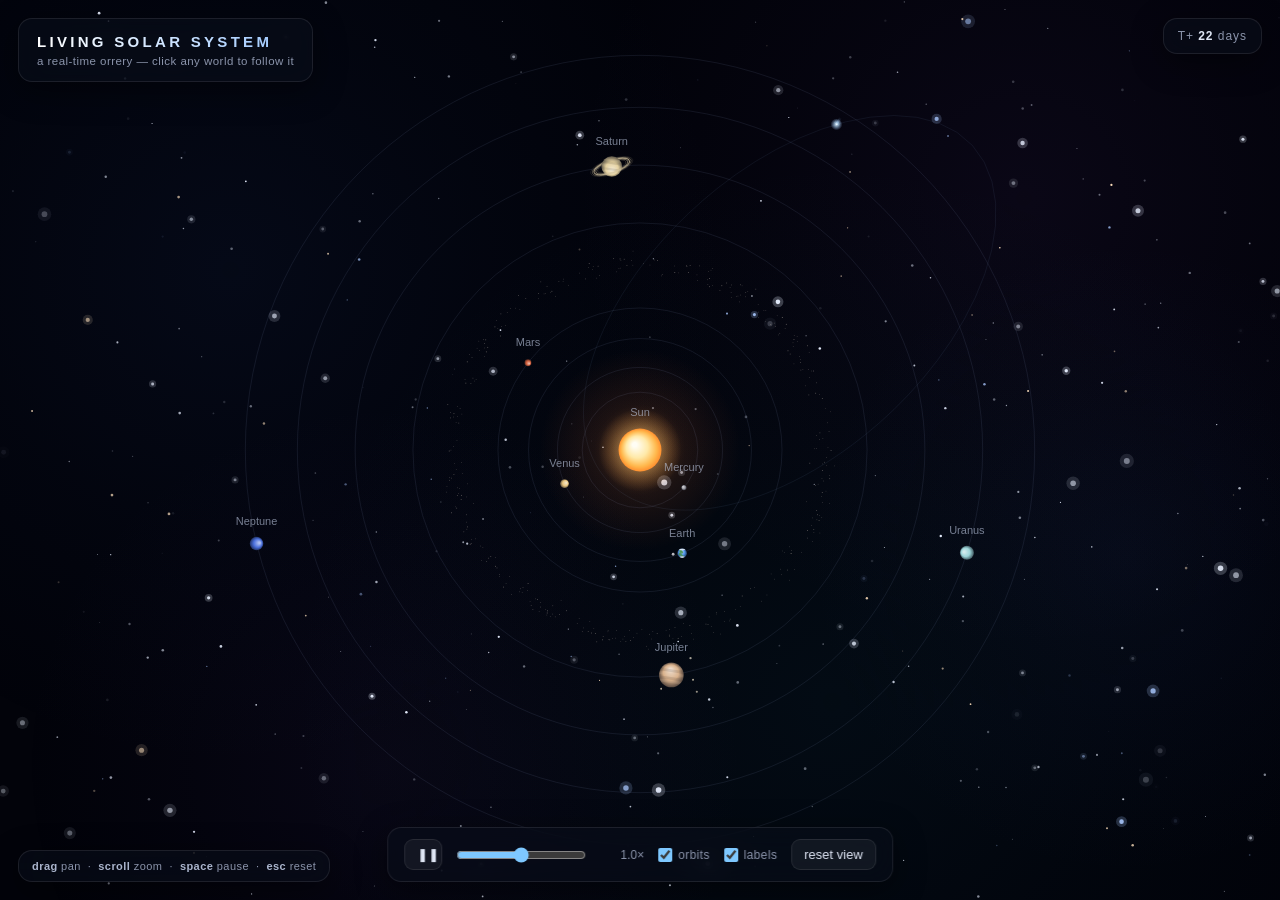
<file: index.html>
<!DOCTYPE html>
<html lang="en">
<head>
<meta charset="utf-8">
<meta name="viewport" content="width=device-width, initial-scale=1">
<title>Living Solar System</title>
<style>
  :root{
    --glass: rgba(10,14,26,.58);
    --line: rgba(255,255,255,.09);
    --text: #dfe6f5;
    --dim: #8b94ab;
    --accent: #7ec8ff;
  }
  *{ margin:0; padding:0; box-sizing:border-box; }
  html,body{ height:100%; overflow:hidden; background:#02030a; }
  body{
    font-family:-apple-system, BlinkMacSystemFont, "Segoe UI", Roboto, Inter, sans-serif;
    color:var(--text);
    -webkit-font-smoothing:antialiased;
  }
  canvas{ position:fixed; inset:0; display:block; cursor:grab; }
  canvas.grabbing{ cursor:grabbing; }
  canvas.pointing{ cursor:pointer; }

  .hud{
    position:fixed; z-index:10;
    background:var(--glass);
    border:1px solid var(--line);
    border-radius:14px;
    backdrop-filter:blur(14px);
    -webkit-backdrop-filter:blur(14px);
    box-shadow:0 8px 32px rgba(0,0,0,.45);
  }

  .title{ top:18px; left:18px; padding:14px 18px; pointer-events:none; }
  .title h1{
    font-size:15px; font-weight:600; letter-spacing:.22em; text-transform:uppercase;
    background:linear-gradient(90deg,#fff,#9cc8ff);
    -webkit-background-clip:text; background-clip:text; -webkit-text-fill-color:transparent;
  }
  .title p{ margin-top:5px; font-size:11.5px; color:var(--dim); letter-spacing:.04em; }

  .clock{
    top:18px; right:18px; padding:10px 14px; pointer-events:none;
    font-size:12px; letter-spacing:.08em; color:var(--dim);
    font-variant-numeric:tabular-nums;
  }
  .clock b{ color:var(--text); font-weight:600; }

  .controls{
    bottom:18px; left:50%; transform:translateX(-50%);
    display:flex; align-items:center; gap:14px; padding:11px 16px;
    user-select:none;
  }
  .controls button{
    appearance:none; border:1px solid var(--line); background:rgba(255,255,255,.05);
    color:var(--text); border-radius:9px; padding:7px 12px; font-size:13px;
    cursor:pointer; transition:background .15s, border-color .15s;
    font-family:inherit;
  }
  .controls button:hover{ background:rgba(255,255,255,.12); border-color:rgba(255,255,255,.2); }
  #playBtn{ width:38px; text-align:center; }
  .controls label{
    display:flex; align-items:center; gap:6px;
    font-size:12px; color:var(--dim); cursor:pointer; letter-spacing:.03em;
  }
  .controls label:hover{ color:var(--text); }
  input[type=checkbox]{ accent-color:var(--accent); width:14px; height:14px; cursor:pointer; }
  input[type=range]{
    width:130px; accent-color:var(--accent); cursor:pointer;
  }
  #speedLabel{ font-size:12px; color:var(--dim); min-width:44px; text-align:right; font-variant-numeric:tabular-nums; }

  .info{
    top:76px; right:18px; width:264px; padding:18px;
    transform:translateX(24px); opacity:0; pointer-events:none;
    transition:transform .35s cubic-bezier(.2,.9,.25,1), opacity .3s;
  }
  .info.open{ transform:translateX(0); opacity:1; pointer-events:auto; }
  .info .swatch{
    width:34px; height:34px; border-radius:50%; margin-bottom:12px;
    box-shadow:0 0 18px 2px rgba(255,255,255,.12) inset;
  }
  .info h2{ font-size:19px; font-weight:650; letter-spacing:.02em; }
  .info .type{ font-size:11px; color:var(--dim); letter-spacing:.14em; text-transform:uppercase; margin:3px 0 14px; }
  .info dl{ display:grid; grid-template-columns:auto 1fr; gap:7px 12px; font-size:12px; }
  .info dt{ color:var(--dim); }
  .info dd{ text-align:right; font-variant-numeric:tabular-nums; }
  .info .fact{
    margin-top:14px; padding-top:12px; border-top:1px solid var(--line);
    font-size:12px; line-height:1.55; color:#b9c2d8; font-style:italic;
  }
  #infoClose{
    position:absolute; top:10px; right:10px;
    appearance:none; border:none; background:transparent; color:var(--dim);
    font-size:18px; cursor:pointer; line-height:1; padding:4px 8px; border-radius:6px;
  }
  #infoClose:hover{ color:#fff; background:rgba(255,255,255,.08); }

  .hint{
    bottom:18px; left:18px; padding:9px 13px;
    font-size:11px; color:var(--dim); letter-spacing:.04em; pointer-events:none;
  }
  .hint b{ color:#aab4cc; font-weight:600; }

  @media (max-width:640px){
    .hint{ display:none; }
    .info{ width:220px; }
    .controls{ gap:10px; padding:9px 12px; }
    input[type=range]{ width:80px; }
  }
</style>
</head>
<body>
<canvas id="c"></canvas>

<div class="hud title">
  <h1>Living Solar System</h1>
  <p>a real-time orrery &mdash; click any world to follow it</p>
</div>

<div class="hud clock">T+ <b id="clock">0</b> days</div>

<div class="hud info" id="info">
  <button id="infoClose" title="close">&times;</button>
  <div class="swatch" id="infoSwatch"></div>
  <h2 id="infoName"></h2>
  <p class="type" id="infoType"></p>
  <dl>
    <dt>Distance</dt><dd id="iDist"></dd>
    <dt>Diameter</dt><dd id="iDia"></dd>
    <dt>Year</dt><dd id="iYear"></dd>
    <dt>Day</dt><dd id="iDay"></dd>
    <dt>Moons</dt><dd id="iMoons"></dd>
  </dl>
  <p class="fact" id="infoFact"></p>
</div>

<div class="hud controls">
  <button id="playBtn" title="pause / resume (space)">&#10074;&#10074;</button>
  <input type="range" id="speed" min="0" max="100" value="50" title="simulation speed">
  <span id="speedLabel">1.0&times;</span>
  <label><input type="checkbox" id="orbits" checked> orbits</label>
  <label><input type="checkbox" id="labels" checked> labels</label>
  <button id="resetBtn" title="reset view (esc)">reset view</button>
</div>

<div class="hud hint"><b>drag</b> pan &nbsp;&middot;&nbsp; <b>scroll</b> zoom &nbsp;&middot;&nbsp; <b>space</b> pause &nbsp;&middot;&nbsp; <b>esc</b> reset</div>

<script>
(() => {
"use strict";

const canvas = document.getElementById("c");
const ctx = canvas.getContext("2d");
let W = 0, H = 0, DPR = 1;

/* ---------- data ---------- */

const TAU = Math.PI * 2;

const SUN = {
  name:"Sun", type:"G-type main-sequence star", color:"#ffcf6e", r:26,
  dist:"—", dia:"1,392,700 km", year:"—", day:"25 Earth days (equator)", moons:"—",
  fact:"Contains 99.8% of all the mass in the solar system. One million Earths could fit inside it."
};

const PLANETS = [
  { name:"Mercury", type:"Terrestrial planet", color:"#9a9aa2", r:3.2, d:70,  period:87.97,
    dist:"57.9M km", dia:"4,879 km", year:"88 days", day:"59 Earth days", moons:"0",
    fact:"A year on Mercury is shorter than its day-night cycle." },
  { name:"Venus", type:"Terrestrial planet", color:"#e8c47e", r:5.4, d:100, period:224.7,
    dist:"108.2M km", dia:"12,104 km", year:"225 days", day:"243 days (retrograde)", moons:"0",
    fact:"Spins backwards, so the Sun rises in the west." },
  { name:"Earth", type:"Terrestrial planet", color:"#4f94e8", r:5.8, d:135, period:365.25,
    dist:"149.6M km", dia:"12,742 km", year:"365.25 days", day:"24 hours", moons:"1",
    fact:"The only known world with liquid water on its surface." },
  { name:"Mars", type:"Terrestrial planet", color:"#d1603d", r:4.2, d:172, period:686.98,
    dist:"227.9M km", dia:"6,779 km", year:"687 days", day:"24.6 hours", moons:"2",
    fact:"Home to Olympus Mons, the largest volcano in the solar system." },
  { name:"Jupiter", type:"Gas giant", color:"#d8b08a", r:15, d:275, period:4332.6, bands:true,
    dist:"778.5M km", dia:"139,820 km", year:"11.9 years", day:"9.9 hours", moons:"95",
    fact:"The Great Red Spot is a storm wider than Earth that has raged for centuries." },
  { name:"Saturn", type:"Gas giant", color:"#e3cf9e", r:12.5, d:345, period:10759, bands:true, rings:true,
    dist:"1,434M km", dia:"116,460 km", year:"29.4 years", day:"10.7 hours", moons:"146",
    fact:"Its rings are mostly water ice, some pieces as thin as a house." },
  { name:"Uranus", type:"Ice giant", color:"#9bd4d8", r:8.5, d:415, period:30687,
    dist:"2,871M km", dia:"50,724 km", year:"84 years", day:"17.2 hours", moons:"28",
    fact:"Rolls around the Sun on its side, tilted 98 degrees." },
  { name:"Neptune", type:"Ice giant", color:"#4a6fdc", r:8.2, d:478, period:60190,
    dist:"4,495M km", dia:"49,244 km", year:"165 years", day:"16.1 hours", moons:"16",
    fact:"Winds here reach 2,100 km/h — the fastest in the solar system." }
];

// moons: [orbitRadius, periodDays, size, color]
const MOONS = {
  Earth:  [[11, 27.32, 1.7, "#c9c9cf"]],
  Jupiter:[[22, 1.77, 1.1, "#cfc4ae"], [27, 3.55, 1.2, "#c9bfa8"], [32, 7.15, 1.4, "#b8b2a4"], [38, 16.69, 1.3, "#a8a294"]]
};

/* ---------- state ---------- */

let simDays = 0;
let speed = 1;
let paused = false;
let showOrbits = true;
let showLabels = true;

const cam  = { x:0, y:0, z:1 };
const targ = { x:0, y:0, z:1 };
let follow = null;      // planet object or SUN
let selected = null;    // for info panel
let hover = null;

let mouse = { x:-1, y:-1, down:false, dragged:false, sx:0, sy:0 };
let meteors = [];
let meteorTimer = 3;

/* ---------- helpers ---------- */

function hexToRgb(h){
  const n = parseInt(h.slice(1), 16);
  return [(n>>16)&255, (n>>8)&255, n&255];
}
function mix(c1, c2, t){
  return [ c1[0]+(c2[0]-c1[0])*t, c1[1]+(c2[1]-c1[1])*t, c1[2]+(c2[2]-c1[2])*t ];
}
function rgba(c, a){ return `rgba(${c[0]|0},${c[1]|0},${c[2]|0},${a})`; }

const WHITE=[255,255,255], BLACK=[5,8,18];
const COLORS = {};
function getColor(hex){
  let c = COLORS[hex];
  if(!c){ c = { rgb:hexToRgb(hex), light:mix(hexToRgb(hex),WHITE,.55), dark:mix(hexToRgb(hex),BLACK,.62) }; COLORS[hex]=c; }
  return c;
}
function col(hex, a=1){
  const c = getColor(hex);
  return a===1 ? rgba(c.rgb,1) : rgba(c.rgb,a);
}

function clamp(v,a,b){ return v<a?a:(v>b?b:v); }
function ease(dt, k=5){ return 1 - Math.exp(-dt*k); }

function fitZoom(){ return Math.min(W,H) * 0.5 / 545; }

function toScreen(wx, wy){
  return { x:(wx - cam.x)*cam.z + W/2, y:(wy - cam.y)*cam.z + H/2 };
}
function toWorld(sx, sy){
  return { x:(sx - W/2)/cam.z + cam.x, y:(sy - H/2)/cam.z + cam.y };
}

/* ---------- background ---------- */

let stars = [];
let nebula = null;

function buildStars(){
  stars = [];
  const n = 380;
  for(let i=0;i<n;i++){
    stars.push({
      x: Math.random(), y: Math.random(),
      s: Math.random()<0.85 ? Math.random()*1.1+0.4 : Math.random()*1.8+1.2,
      ph: Math.random()*TAU,
      sp: 0.4 + Math.random()*1.6,
      base: 0.25 + Math.random()*0.5,
      tint: Math.random()
    });
  }
}

function buildNebula(){
  nebula = document.createElement("canvas");
  nebula.width = W; nebula.height = H;
  const n = nebula.getContext("2d");
  const blobs = [
    [0.18, 0.30, 0.55, "38,70,140"],
    [0.80, 0.22, 0.50, "90,50,130"],
    [0.65, 0.78, 0.60, "20,90,110"],
    [0.30, 0.85, 0.40, "70,45,120"],
    [0.88, 0.62, 0.35, "40,60,130"]
  ];
  for(const [fx, fy, fr, rgb] of blobs){
    const x=fx*W, y=fy*H, r=fr*Math.min(W,H);
    const g = n.createRadialGradient(x,y,0,x,y,r);
    g.addColorStop(0, `rgba(${rgb},0.10)`);
    g.addColorStop(0.55, `rgba(${rgb},0.04)`);
    g.addColorStop(1, `rgba(${rgb},0)`);
    n.fillStyle = g;
    n.fillRect(0,0,W,H);
  }
}

function drawBackground(t){
  ctx.fillStyle = "#02030a";
  ctx.fillRect(0,0,W,H);
  if(nebula) ctx.drawImage(nebula,0,0);

  const px = -cam.x*cam.z*0.012, py = -cam.y*cam.z*0.012;
  for(const s of stars){
    let x = (s.x*W + px) % W; if(x<0) x+=W;
    let y = (s.y*H + py) % H; if(y<0) y+=H;
    const tw = s.base + 0.35*Math.sin(t*s.sp + s.ph);
    if(tw<=0.02) continue;
    const c = s.tint<0.12 ? "170,200,255" : (s.tint>0.9 ? "255,225,190" : "225,232,248");
    ctx.fillStyle = `rgba(${c},${tw.toFixed(3)})`;
    ctx.beginPath();
    ctx.arc(x, y, s.s, 0, TAU);
    ctx.fill();
    if(s.s>1.4){
      ctx.fillStyle = `rgba(${c},${(tw*0.25).toFixed(3)})`;
      ctx.beginPath(); ctx.arc(x, y, s.s*2.4, 0, TAU); ctx.fill();
    }
  }

  // meteors
  for(const m of meteors){
    const a = Math.sin(Math.PI * (1 - m.life/m.max));
    const g = ctx.createLinearGradient(m.x, m.y, m.x - m.vx*0.14, m.y - m.vy*0.14);
    g.addColorStop(0, `rgba(255,255,255,${0.85*a})`);
    g.addColorStop(1, "rgba(255,255,255,0)");
    ctx.strokeStyle = g; ctx.lineWidth = 1.6;
    ctx.beginPath();
    ctx.moveTo(m.x, m.y);
    ctx.lineTo(m.x - m.vx*0.14, m.y - m.vy*0.14);
    ctx.stroke();
  }
}

function updateMeteors(dt){
  meteorTimer -= dt;
  if(meteorTimer <= 0){
    meteorTimer = 4 + Math.random()*7;
    const fromLeft = Math.random()<0.5;
    meteors.push({
      x: fromLeft ? Math.random()*W*0.5 : W*0.5 + Math.random()*W*0.5,
      y: Math.random()*H*0.35,
      vx: (fromLeft?1:-1) * (420 + Math.random()*300),
      vy: 180 + Math.random()*160,
      life:0, max: 0.7 + Math.random()*0.5
    });
  }
  for(let i=meteors.length-1;i>=0;i--){
    const m = meteors[i];
    m.life += dt; m.x += m.vx*dt; m.y += m.vy*dt;
    if(m.life>=m.max) meteors.splice(i,1);
  }
}

/* ---------- celestial mechanics ---------- */

function planetPos(p){
  const a = p.a0 + simDays * TAU / p.period;
  return { x: Math.cos(a)*p.d, y: Math.sin(a)*p.d };
}

const BELT_K = (TAU/365.25) * Math.pow(135, 1.5);
let belt = [];
function buildBelt(){
  belt = [];
  for(let i=0;i<360;i++){
    const r = 205 + (Math.random()+Math.random()+Math.random())/3 * 42;
    belt.push({
      r, a: Math.random()*TAU,
      w: BELT_K / Math.pow(r,1.5),
      s: 0.4 + Math.random()*1.1,
      tint: 0.35 + Math.random()*0.4
    });
  }
}

// comet: elliptical orbit, Kepler-ish speed
const COMET = { a:300, e:0.82, w:2.4, th:Math.PI*0.9 };
function cometPos(){
  const r = COMET.a*(1-COMET.e*COMET.e)/(1+COMET.e*Math.cos(COMET.th));
  const a = COMET.th + COMET.w;
  return { x: Math.cos(a)*r, y: Math.sin(a)*r, r };
}
function cometOrbitPath(){
  const pts = [];
  for(let i=0;i<=140;i++){
    const th = i/140*TAU;
    const r = COMET.a*(1-COMET.e*COMET.e)/(1+COMET.e*Math.cos(th));
    const a = th + COMET.w;
    pts.push([Math.cos(a)*r, Math.sin(a)*r]);
  }
  return pts;
}
let cometPath = null;

/* ---------- drawing ---------- */

function drawSun(t){
  const p = toScreen(0,0);
  const r = SUN.r * cam.z;
  if(p.x<-r*5 || p.x>W+r*5 || p.y<-r*5 || p.y>H+r*5) return;

  const pulse = 1 + 0.05*Math.sin(t*1.4) + 0.03*Math.sin(t*2.7+1);
  ctx.save();
  ctx.globalCompositeOperation = "lighter";
  let g = ctx.createRadialGradient(p.x,p.y, r*0.4, p.x,p.y, r*4.6*pulse);
  g.addColorStop(0, "rgba(255,170,60,0.30)");
  g.addColorStop(0.4, "rgba(255,120,40,0.10)");
  g.addColorStop(1, "rgba(255,100,30,0)");
  ctx.fillStyle = g;
  ctx.beginPath(); ctx.arc(p.x,p.y, r*4.6*pulse, 0, TAU); ctx.fill();

  g = ctx.createRadialGradient(p.x,p.y, r*0.2, p.x,p.y, r*1.9*pulse);
  g.addColorStop(0, "rgba(255,220,140,0.5)");
  g.addColorStop(1, "rgba(255,160,60,0)");
  ctx.fillStyle = g;
  ctx.beginPath(); ctx.arc(p.x,p.y, r*1.9*pulse, 0, TAU); ctx.fill();
  ctx.restore();

  g = ctx.createRadialGradient(p.x - r*0.25, p.y - r*0.25, r*0.1, p.x, p.y, r);
  g.addColorStop(0, "#fffdf4");
  g.addColorStop(0.45, "#ffe9a8");
  g.addColorStop(0.8, "#ffb84d");
  g.addColorStop(1, "#ff8f2e");
  ctx.fillStyle = g;
  ctx.beginPath(); ctx.arc(p.x,p.y, r, 0, TAU); ctx.fill();
}

function drawOrbit(d, highlight){
  const p = toScreen(0,0);
  const r = d * cam.z;
  if(r < 4 || (p.x < -r && p.x > W+r) || (p.y < -r && p.y > H+r)) return;
  ctx.strokeStyle = highlight ? "rgba(126,200,255,0.35)" : "rgba(160,180,220,0.10)";
  ctx.lineWidth = highlight ? 1.2 : 1;
  ctx.beginPath(); ctx.arc(p.x, p.y, r, 0, TAU); ctx.stroke();
}

function shadeBall(x, y, r, baseHex, sunX, sunY){
  const c = getColor(baseHex);
  const dx = sunX - x, dy = sunY - y;
  const L = Math.hypot(dx,dy) || 1;
  const hx = x + dx/L*r*0.45, hy = y + dy/L*r*0.45;
  const g = ctx.createRadialGradient(hx, hy, r*0.12, x, y, r*1.02);
  g.addColorStop(0, rgba(c.light,1));
  g.addColorStop(0.55, rgba(c.rgb,1));
  g.addColorStop(1, rgba(c.dark,1));
  ctx.fillStyle = g;
  ctx.beginPath(); ctx.arc(x,y,r,0,TAU); ctx.fill();
}

function drawBands(x, y, r, baseHex, rot){
  const c = getColor(baseHex);
  ctx.save();
  ctx.beginPath(); ctx.arc(x,y,r*0.98,0,TAU); ctx.clip();
  ctx.translate(x,y); ctx.rotate(rot);
  const rows = [-0.62,-0.34,-0.05,0.28,0.55];
  for(let i=0;i<rows.length;i++){
    ctx.fillStyle = rgba(i%2? c.dark : mix(c.rgb,WHITE,0.18), 0.16);
    const yy = rows[i]*r;
    ctx.fillRect(-r, yy - r*0.11, r*2, r*0.22);
  }
  ctx.restore();
}

function drawEarthDetail(x, y, r, sunAngle){
  ctx.save();
  ctx.beginPath(); ctx.arc(x,y,r*0.98,0,TAU); ctx.clip();
  ctx.translate(x,y);
  const spin = simDays * 0.09;
  const blobs = [
    [-0.35,-0.25,0.42],[0.3,-0.45,0.3],[0.45,0.2,0.36],[-0.15,0.5,0.3],[-0.55,0.3,0.22]
  ];
  ctx.fillStyle = "rgba(74,150,88,0.85)";
  for(const [bx,by,br] of blobs){
    const a = spin + bx*3;
    const cx = Math.cos(a)*bx*r*0.9, cy = by*r;
    if(Math.sin(a) > -0.3){
      ctx.beginPath(); ctx.ellipse(cx, cy, br*r, br*r*0.7, 0.4, 0, TAU); ctx.fill();
    }
  }
  ctx.fillStyle = "rgba(255,255,255,0.75)";
  ctx.beginPath(); ctx.ellipse(0, -r*0.82, r*0.7, r*0.22, 0, 0, TAU); ctx.fill();
  ctx.beginPath(); ctx.ellipse(0, r*0.85, r*0.6, r*0.2, 0, 0, TAU); ctx.fill();
  ctx.restore();
}

function drawRings(x, y, r, back){
  ctx.save();
  ctx.translate(x,y);
  ctx.rotate(-0.32);
  const bands = [
    [1.45, 0.05, 0.35], [1.62, 0.09, 0.55], [1.80, 0.11, 0.75], [1.98, 0.07, 0.45], [2.14, 0.04, 0.28]
  ];
  for(const [rr, lw, al] of bands){
    ctx.strokeStyle = `rgba(216,199,160,${al})`;
    ctx.lineWidth = r*lw;
    ctx.beginPath();
    if(back) ctx.ellipse(0,0, r*rr, r*rr*0.34, 0, Math.PI, TAU);
    else     ctx.ellipse(0,0, r*rr, r*rr*0.34, 0, 0, Math.PI);
    ctx.stroke();
  }
  ctx.restore();
}

function drawPlanet(p){
  const wp = planetPos(p);
  const s = toScreen(wp.x, wp.y);
  const r = p.r * cam.z;
  const sr = toScreen(0,0);
  if(s.x < -r*3-100 || s.x > W+r*3+100 || s.y < -r*3-100 || s.y > H+r*3+100) return;

  if(p.rings && r > 2) drawRings(s.x, s.y, r, true);
  shadeBall(s.x, s.y, r, p.color, sr.x, sr.y);
  if(p.bands && r > 4) drawBands(s.x, s.y, r, p.color, 0.15);
  if(p.name === "Earth" && r > 3) drawEarthDetail(s.x, s.y, r, 0);
  if(p.rings && r > 2) drawRings(s.x, s.y, r, false);

  // moons
  if(MOONS[p.name] && r > 1.5){
    for(const [md, mp, ms, mc] of MOONS[p.name]){
      const ma = p.ma0 + simDays * TAU / mp;
      const mx = s.x + Math.cos(ma)*md*cam.z;
      const my = s.y + Math.sin(ma)*md*cam.z*0.92;
      const mr = Math.max(ms*cam.z, 0.8);
      if(mr > 0.5){
        ctx.fillStyle = col(mc, 0.9);
        ctx.beginPath(); ctx.arc(mx, my, mr, 0, TAU); ctx.fill();
      }
    }
  }

  // selection ring
  if(selected === p){
    ctx.save();
    ctx.strokeStyle = "rgba(126,200,255,0.9)";
    ctx.lineWidth = 1.2;
    ctx.setLineDash([5,5]);
    ctx.lineDashOffset = -performance.now()*0.02;
    ctx.beginPath(); ctx.arc(s.x, s.y, Math.max(r,6) + 9, 0, TAU); ctx.stroke();
    ctx.restore();
  }
  return s;
}

function drawComet(){
  const c = cometPos();
  const s = toScreen(c.x, c.y);
  const sr = toScreen(0,0);
  if(s.x<-200||s.x>W+200||s.y<-200||s.y>H+200) return;

  const dx = s.x - sr.x, dy = s.y - sr.y;
  const L = Math.hypot(dx,dy) || 1;
  const len = clamp(2400/c.r * cam.z, 8, 140);

  const tx = s.x + dx/L*len, ty = s.y + dy/L*len;
  const g = ctx.createLinearGradient(s.x, s.y, tx, ty);
  g.addColorStop(0, "rgba(190,225,255,0.75)");
  g.addColorStop(0.5, "rgba(150,200,255,0.22)");
  g.addColorStop(1, "rgba(140,190,255,0)");
  ctx.strokeStyle = g;
  ctx.lineWidth = clamp(3*cam.z, 1.5, 5);
  ctx.beginPath(); ctx.moveTo(s.x,s.y); ctx.lineTo(tx,ty); ctx.stroke();
  ctx.lineWidth = clamp(7*cam.z, 3, 10);
  ctx.globalAlpha = 0.35;
  ctx.beginPath(); ctx.moveTo(s.x,s.y); ctx.lineTo(s.x+dx/L*len*0.55, s.y+dy/L*len*0.55); ctx.stroke();
  ctx.globalAlpha = 1;

  const r = clamp(2.4*cam.z, 1.2, 6);
  const gg = ctx.createRadialGradient(s.x,s.y,0,s.x,s.y,r*3);
  gg.addColorStop(0,"rgba(235,248,255,1)");
  gg.addColorStop(0.4,"rgba(180,220,255,0.6)");
  gg.addColorStop(1,"rgba(160,200,255,0)");
  ctx.fillStyle = gg;
  ctx.beginPath(); ctx.arc(s.x,s.y,r*3,0,TAU); ctx.fill();
}

function drawBelt(){
  const sr = toScreen(0,0);
  for(const b of belt){
    const a = b.a + simDays * b.w;
    const x = Math.cos(a)*b.r, y = Math.sin(a)*b.r;
    const s = toScreen(x,y);
    if(s.x<-4||s.x>W+4||s.y<-4||s.y>H+4) continue;
    const sz = Math.max(b.s*cam.z*0.6, 0.5);
    ctx.fillStyle = `rgba(${150+b.tint*80|0},${145+b.tint*70|0},${140+b.tint*60|0},0.7)`;
    ctx.fillRect(s.x - sz/2, s.y - sz/2, sz, sz);
  }
}

function drawLabel(text, x, y, strong){
  ctx.font = strong ? "600 12px -apple-system, 'Segoe UI', Roboto, sans-serif"
                    : "11px -apple-system, 'Segoe UI', Roboto, sans-serif";
  ctx.textAlign = "center";
  ctx.textBaseline = "bottom";
  ctx.fillStyle = strong ? "rgba(225,238,255,0.95)" : "rgba(190,202,226,0.62)";
  ctx.fillText(text, x, y);
}

/* ---------- render ---------- */

function render(t){
  drawBackground(t);

  if(showOrbits){
    for(const p of PLANETS) drawOrbit(p.d, selected===p);
    if(cometPath){
      const sr = toScreen(0,0);
      ctx.strokeStyle = "rgba(150,200,255,0.07)";
      ctx.lineWidth = 1;
      ctx.beginPath();
      for(let i=0;i<cometPath.length;i++){
        const s = toScreen(cometPath[i][0], cometPath[i][1]);
        i===0 ? ctx.moveTo(s.x,s.y) : ctx.lineTo(s.x,s.y);
      }
      ctx.stroke();
    }
  }

  drawBelt();
  drawComet();
  drawSun(t);

  const drawn = [];
  for(const p of PLANETS){
    const s = drawPlanet(p);
    if(s) drawn.push([p, s]);
  }

  if(showLabels || hover || selected){
    const sr = toScreen(0,0);
    drawLabel("Sun", sr.x, sr.y - SUN.r*cam.z - 10, selected===SUN);
    for(const [p, s] of drawn){
      const on = showLabels || hover===p || selected===p;
      if(on) drawLabel(p.name, s.x, s.y - Math.max(p.r*cam.z,5) - 9, hover===p || selected===p);
    }
  }
}

/* ---------- simulation ---------- */

function update(dt){
  if(!paused){
    simDays += dt * 20 * speed;
    // comet: faster near perihelion (Kepler's 2nd law, approx)
    const c = cometPos();
    COMET.th += dt * 20 * speed * TAU / 2200 * Math.pow(300/c.r, 2);
  }
  updateMeteors(dt);

  if(follow){
    const fp = follow === SUN ? {x:0,y:0} : planetPos(follow);
    targ.x = fp.x; targ.y = fp.y;
    targ.z = clamp(Math.min(W,H)*0.055 / (follow===SUN ? SUN.r : follow.r), fitZoom()*0.6, 42);
  }
  const k = ease(dt, 4.5);
  cam.x += (targ.x - cam.x)*k;
  cam.y += (targ.y - cam.y)*k;
  cam.z += (targ.z - cam.z)*k;

  document.getElementById("clock").textContent = Math.floor(simDays).toLocaleString();
}

/* ---------- picking ---------- */

function pick(mx, my){
  let best = null, bestD = 1e9;
  const sr = toScreen(0,0);
  let d = Math.hypot(mx-sr.x, my-sr.y);
  if(d < Math.max(SUN.r*cam.z, 14)+6 && d < bestD){ best = SUN; bestD = d; }
  for(const p of PLANETS){
    const s = toScreen(planetPos(p).x, planetPos(p).y);
    d = Math.hypot(mx-s.x, my-s.y);
    if(d < Math.max(p.r*cam.z, 7)+7 && d < bestD){ best = p; bestD = d; }
  }
  return best;
}

/* ---------- UI ---------- */

const el = id => document.getElementById(id);
const infoEl = el("info");

function showInfo(o){
  el("infoName").textContent = o.name;
  el("infoType").textContent = o.type;
  el("iDist").textContent = o.dist;
  el("iDia").textContent = o.dia;
  el("iYear").textContent = o.year;
  el("iDay").textContent = o.day;
  el("iMoons").textContent = o.moons;
  el("infoFact").textContent = o.fact;
  const sw = el("infoSwatch");
  sw.style.background = `radial-gradient(circle at 35% 35%, rgba(255,255,255,.55), ${o.color} 45%, ${o.color})`;
  sw.style.boxShadow = `0 0 22px 2px ${o.color}55`;
  infoEl.classList.add("open");
}
function hideInfo(){ infoEl.classList.remove("open"); }

function select(o){
  selected = o;
  follow = o;
  if(o) showInfo(o); else hideInfo();
}

function resetView(){
  follow = null; selected = null;
  targ.x = 0; targ.y = 0; targ.z = fitZoom();
  hideInfo();
}

function setPaused(v){
  paused = v;
  el("playBtn").innerHTML = paused ? "&#9654;" : "&#10074;&#10074;";
}

el("playBtn").addEventListener("click", () => setPaused(!paused));
el("resetBtn").addEventListener("click", resetView);
el("infoClose").addEventListener("click", () => { selected=null; follow=null; hideInfo(); });
el("orbits").addEventListener("change", e => showOrbits = e.target.checked);
el("labels").addEventListener("change", e => showLabels = e.target.checked);

const speedEl = el("speed");
function applySpeed(){
  speed = Math.pow(10, speedEl.value/50 - 1);
  el("speedLabel").innerHTML = (speed<10 ? speed.toFixed(1) : Math.round(speed)) + "&times;";
}
speedEl.addEventListener("input", applySpeed);
applySpeed();

window.addEventListener("keydown", e => {
  if(e.code === "Space"){ e.preventDefault(); setPaused(!paused); }
  else if(e.key === "Escape") resetView();
  else if(e.key === "+" || e.key === "="){
    targ.z = clamp(targ.z*1.25, fitZoom()*0.5, 60);
  } else if(e.key === "-"){
    targ.z = clamp(targ.z/1.25, fitZoom()*0.5, 60);
  }
});

/* ---------- pointer ---------- */

canvas.addEventListener("pointerdown", e => {
  mouse.down = true; mouse.dragged = false;
  mouse.sx = e.clientX; mouse.sy = e.clientY;
  canvas.setPointerCapture(e.pointerId);
  canvas.classList.add("grabbing");
});

canvas.addEventListener("pointermove", e => {
  mouse.x = e.clientX; mouse.y = e.clientY;
  if(mouse.down){
    const dx = e.clientX - mouse.sx, dy = e.clientY - mouse.sy;
    if(Math.hypot(dx,dy) > 4){
      mouse.dragged = true;
      follow = null;
      cam.x -= dx/cam.z; cam.y -= dy/cam.z;
      targ.x = cam.x; targ.y = cam.y;
      mouse.sx = e.clientX; mouse.sy = e.clientY;
    }
  }
  hover = pick(mouse.x, mouse.y);
  canvas.classList.toggle("pointing", !!hover && !mouse.down);
});

canvas.addEventListener("pointerup", e => {
  mouse.down = false;
  canvas.classList.remove("grabbing");
  if(!mouse.dragged){
    const o = pick(e.clientX, e.clientY);
    select(o || null);
  }
});

canvas.addEventListener("wheel", e => {
  e.preventDefault();
  follow = null;
  const before = toWorld(e.clientX, e.clientY);
  const f = Math.exp(-e.deltaY * 0.0012);
  cam.z = clamp(cam.z * f, fitZoom()*0.5, 60);
  cam.x = before.x - (e.clientX - W/2)/cam.z;
  cam.y = before.y - (e.clientY - H/2)/cam.z;
  targ.x = cam.x; targ.y = cam.y; targ.z = cam.z;
}, { passive:false });

/* ---------- resize / loop ---------- */

function resize(){
  DPR = Math.min(window.devicePixelRatio || 1, 2);
  W = window.innerWidth; H = window.innerHeight;
  canvas.width = W*DPR; canvas.height = H*DPR;
  canvas.style.width = W+"px"; canvas.style.height = H+"px";
  ctx.setTransform(DPR,0,0,DPR,0,0);
  buildStars();
  buildNebula();
  if(!follow && !selected) cam.z = targ.z = fitZoom();
}
window.addEventListener("resize", resize);

// seed initial angles so the layout looks composed
for(let i=0;i<PLANETS.length;i++){
  PLANETS[i].a0 = [5.4, 2.1, 0.8, 3.6, 1.4, 4.6, 0.3, 2.9][i];
  PLANETS[i].ma0 = Math.random()*TAU;
}

resize();
buildBelt();
cometPath = cometOrbitPath();
cam.z = targ.z = fitZoom();

let last = performance.now();
function frame(now){
  const dt = Math.min((now-last)/1000, 0.05);
  last = now;
  update(dt);
  render(now/1000);
  requestAnimationFrame(frame);
}
requestAnimationFrame(frame);

})();
</script>
</body>
</html>
</file>
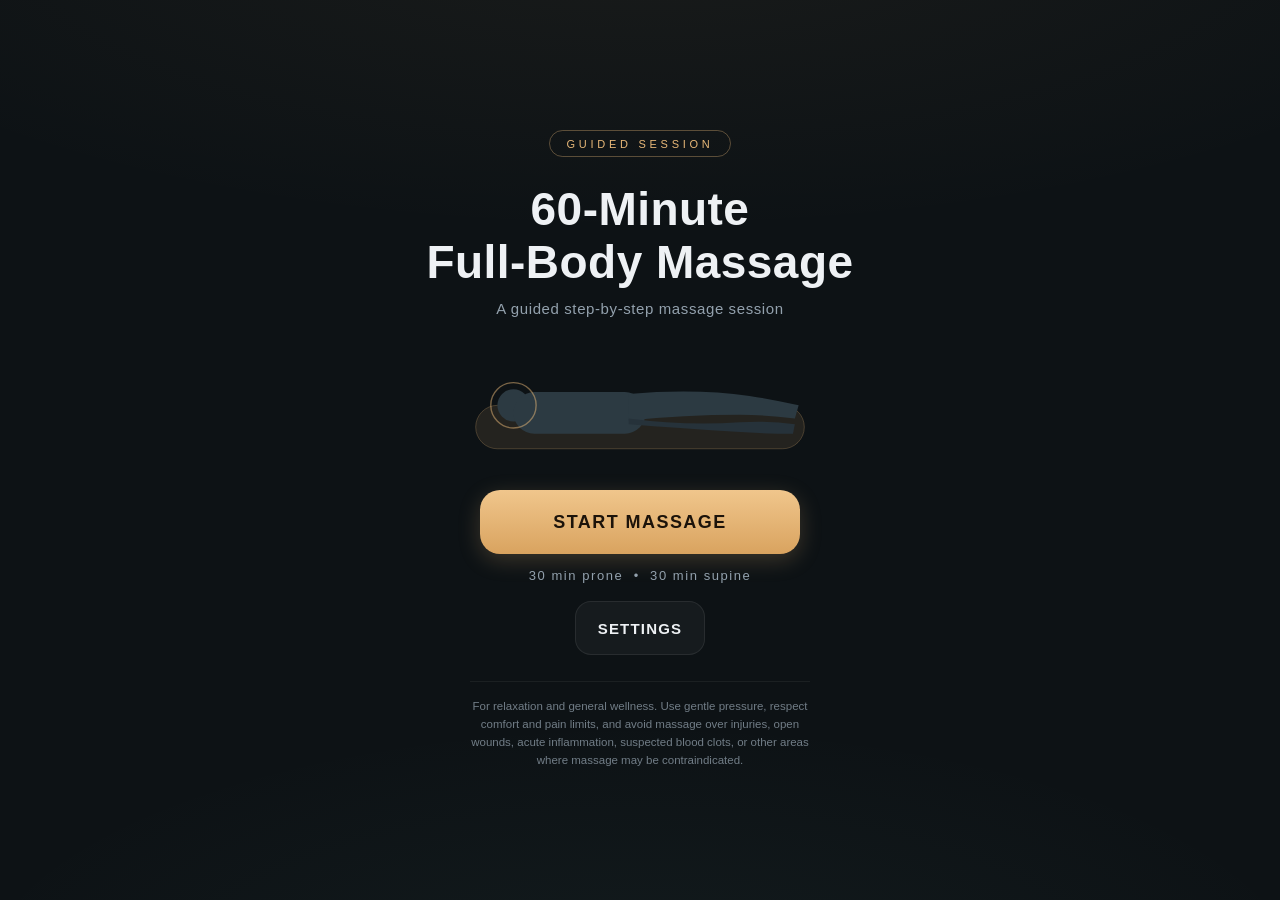
<file: massage/index.html>
<!DOCTYPE html>
<html lang="en">
<head>
<meta charset="utf-8">
<meta name="viewport" content="width=device-width, initial-scale=1, viewport-fit=cover">
<meta name="theme-color" content="#0d1215">
<meta name="apple-mobile-web-app-capable" content="yes">
<meta name="apple-mobile-web-app-status-bar-style" content="black-translucent">
<link rel="manifest" href="manifest.json">
<title>60-Minute Full-Body Massage — Guided Session</title>
<link rel="stylesheet" href="style.css">
</head>
<body>

<!-- shared SVG defs: patterns, markers, filters -->
<svg width="0" height="0" style="position:absolute" aria-hidden="true">
  <defs>
    <pattern id="nozone" width="9" height="9" patternTransform="rotate(45)" patternUnits="userSpaceOnUse">
      <rect width="9" height="9" fill="rgba(255,255,255,0.04)"></rect>
      <line x1="0" y1="0" x2="0" y2="9" stroke="rgba(235,110,110,0.55)" stroke-width="3"></line>
    </pattern>
    <marker id="ah-amber" viewBox="0 0 10 10" refX="7" refY="5" markerWidth="5.5" markerHeight="5.5" orient="auto-start-reverse">
      <path d="M0,0 L10,5 L0,10 z" fill="#e8b878"></path>
    </marker>
    <marker id="ah-light" viewBox="0 0 10 10" refX="7" refY="5" markerWidth="6" markerHeight="6" orient="auto-start-reverse">
      <path d="M0,0 L10,5 L0,10 z" fill="rgba(255,255,255,0.85)"></path>
    </marker>
    <filter id="soft" x="-40%" y="-40%" width="180%" height="180%">
      <feGaussianBlur stdDeviation="4"></feGaussianBlur>
    </filter>
  </defs>
</svg>

<!-- ============ START SCREEN ============ -->
<main id="screen-start" class="screen">
  <div class="start-wrap">
    <div class="start-badge">GUIDED SESSION</div>
    <h1 class="start-title">60-Minute<br>Full-Body Massage</h1>
    <p class="start-sub">A guided step-by-step massage session</p>

    <div class="start-silhouette" aria-label="Silhouette of a person lying down">
      <svg viewBox="0 0 360 120" role="img" aria-hidden="true">
        <rect x="6" y="66" width="348" height="46" rx="23" fill="rgba(232,184,120,0.10)" stroke="rgba(232,184,120,0.25)"></rect>
        <circle cx="46" cy="66" r="17" fill="#2c3a42"></circle>
        <path d="M68,52 h96 a22,22 0 0 1 0,44 H68 a22,22 0 0 1 0,-44 z" fill="#2c3a42"></path>
        <path d="M168,54 q70,-6 128,2 q26,4 52,10 l-4,14 q-30,-4 -58,-4 q-60,0 -118,6 z" fill="#2c3a42"></path>
        <path d="M168,80 q60,8 118,4 q30,-2 58,2 l-2,10 q-32,0 -60,-2 q-62,-4 -114,-8 z" fill="#26323a"></path>
        <circle class="breathe-dot" cx="46" cy="66" r="24" fill="none" stroke="rgba(232,184,120,0.5)" stroke-width="1.5"></circle>
      </svg>
    </div>

    <button id="btn-start" class="btn btn-primary btn-start">START MASSAGE</button>
    <div class="start-splits">30 min prone &nbsp;•&nbsp; 30 min supine</div>

    <div class="start-row">
      <button id="btn-settings-open" class="btn btn-ghost">SETTINGS</button>
    </div>

    <p class="safety-notice">
      For relaxation and general wellness. Use gentle pressure, respect comfort and pain limits,
      and avoid massage over injuries, open wounds, acute inflammation, suspected blood clots,
      or other areas where massage may be contraindicated.
    </p>
  </div>
</main>

<!-- ============ SESSION SCREEN ============ -->
<main id="screen-session" class="screen hidden">
  <header class="topbar">
    <div class="tb-left" id="tb-region">PRONE • BACK</div>
    <div class="tb-timer" id="tb-timer" aria-label="Time left in this part">00:00</div>
    <div class="tb-right" id="tb-elapsed">00:00</div>
  </header>
  <div class="seg-track" role="progressbar" aria-label="Time left in this part">
    <div class="seg-fill" id="seg-fill"></div>
  </div>
  <div class="progress-wrap">
    <div class="progress-track" role="progressbar" aria-label="Overall session progress">
      <div class="progress-fill" id="progress-fill"></div>
      <div class="phase-mark phase-mark-1" style="left:50%"></div>
    </div>
    <div class="dots" id="dots" aria-label="Each dot is one part of the massage"></div>
  </div>

  <section class="diagram-area" id="diagram-area" aria-live="polite">
    <div class="diagram-svg" id="diagram"></div>
    <div class="diagram-caption" id="diagram-caption" aria-live="polite"></div>
  </section>

  <section class="info-card">
    <div class="info-region" id="info-region">LEFT LEG</div>
    <h2 class="info-title" id="info-title">Long Effleurage</h2>
    <p class="info-instr" id="info-instr">Use broad, comfortable strokes…</p>
    <div class="info-grid">
      <div class="info-cell"><span class="cell-label">PRESSURE</span><span class="cell-value" id="info-pressure">●●○○○ Gentle</span></div>
      <div class="info-cell"><span class="cell-label">DIRECTION</span><span class="cell-value" id="info-direction">Toward shoulders</span></div>
    </div>
    <div class="info-next" id="info-next">Next: Right Leg</div>
    <div class="info-safety hidden" id="info-safety"></div>
  </section>

  <footer class="controls">
    <div class="ctrl-row">
      <button class="btn btn-ctrl" id="btn-prev" aria-label="Previous segment">‹&nbsp;PREV</button>
      <button class="btn btn-primary btn-pause" id="btn-pause">PAUSE</button>
      <button class="btn btn-ctrl" id="btn-next" aria-label="Next segment">NEXT&nbsp;›</button>
    </div>
  </footer>

  <!-- transition overlay (drape / flip) -->
  <div class="overlay hidden" id="ov-transition">
    <div class="ov-card">
      <div class="ov-kicker">TRANSITION</div>
      <div class="ov-diagram" id="ov-transition-diagram"></div>
      <p class="ov-text" id="ov-transition-text"></p>
      <button class="btn btn-primary" id="btn-ready">READY — CONTINUE</button>
    </div>
  </div>

  <!-- pause overlay -->
  <div class="overlay hidden" id="ov-pause">
    <div class="ov-card">
      <div class="ov-kicker">PAUSED</div>
      <div class="ov-big" id="ov-pause-timer">00:00</div>
      <p class="ov-text">The session is paused. Your progress is kept.</p>
      <button class="btn btn-primary" id="btn-resume">RESUME</button>
      <button class="btn btn-ghost" id="btn-home">END SESSION</button>
    </div>
  </div>

  <!-- phase intro overlay -->
  <div class="overlay overlay-phase hidden" id="ov-phase">
    <div class="ov-card">
      <div class="ov-kicker" id="ov-phase-kicker">PHASE 1</div>
      <div class="ov-big-title" id="ov-phase-title">PRONE POSITION</div>
      <p class="ov-text" id="ov-phase-text">Client lies face down.</p>
      <div class="ov-hint">Tap to begin</div>
    </div>
  </div>
</main>

<!-- ============ COMPLETE SCREEN ============ -->
<main id="screen-complete" class="screen hidden">
  <div class="start-wrap">
    <div class="complete-ring" aria-hidden="true"><span>✓</span></div>
    <div class="complete-time">60:00</div>
    <h1 class="start-title">Massage Complete</h1>
    <p class="start-sub">The guided session is finished.</p>
    <p class="complete-note">Allow the client to take their time getting dressed and transitioning upright.</p>
    <div class="start-row">
      <button class="btn btn-primary" id="btn-again">START AGAIN</button>
      <button class="btn btn-ghost" id="btn-return">RETURN HOME</button>
    </div>
  </div>
</main>

<!-- ============ SETTINGS PANEL ============ -->
<div class="overlay hidden" id="ov-settings">
  <div class="ov-card settings-card">
    <div class="ov-kicker">SETTINGS</div>
    <div class="setting-row"><span>Voice Guide</span><button class="toggle" id="tg-voice" role="switch" aria-checked="false" aria-label="Voice guide">OFF</button></div>
    <div class="setting-row"><span>Sound</span><button class="toggle" id="tg-sound" role="switch" aria-checked="true" aria-label="Sound">ON</button></div>
    <div class="setting-row"><span>Haptics</span><button class="toggle" id="tg-haptics" role="switch" aria-checked="true" aria-label="Haptics">ON</button></div>
    <div class="setting-row"><span>Reduced Motion</span><button class="toggle" id="tg-motion" role="switch" aria-checked="false" aria-label="Reduced motion">OFF</button></div>
    <div class="setting-row"><span>Keep Screen Awake</span><button class="toggle" id="tg-awake" role="switch" aria-checked="true" aria-label="Keep screen awake">ON</button></div>
    <p class="safety-notice">
      This app guides relaxation massage only. It does not diagnose or treat medical conditions.
      Stop if you feel sharp pain, numbness, tingling, dizziness, or unusual swelling.
    </p>
    <div class="start-row">
      <button class="btn btn-ghost" id="btn-restart-all">RESTART SESSION</button>
      <button class="btn btn-primary" id="btn-settings-close">DONE</button>
    </div>
  </div>
</div>

<!-- confirmation dialog -->
<div class="overlay hidden" id="ov-confirm">
  <div class="ov-card">
    <div class="ov-kicker" id="confirm-title">Are you sure?</div>
    <p class="ov-text" id="confirm-text"></p>
    <div class="start-row">
      <button class="btn btn-ghost" id="confirm-no">CANCEL</button>
      <button class="btn btn-primary" id="confirm-yes">CONFIRM</button>
    </div>
  </div>
</div>

<script src="app.js"></script>
</body>
</html>
</file>
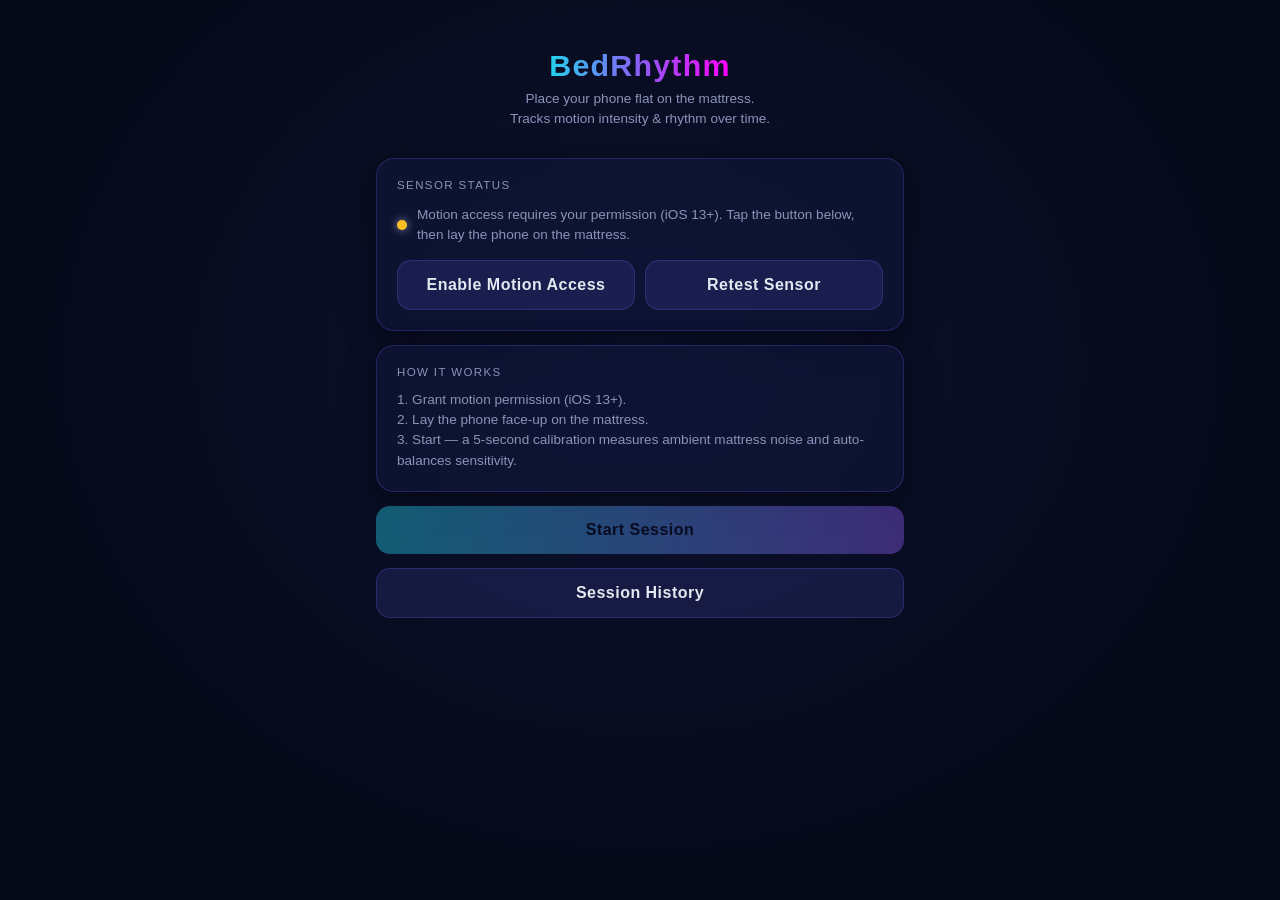
<file: bed-rhythm.html>
<!DOCTYPE html>
<html lang="en">
<head>
<meta charset="UTF-8">
<meta name="viewport" content="width=device-width, initial-scale=1.0, maximum-scale=1.0, user-scalable=no">
<title>BedRhythm — Motion & Rhythm Tracker</title>
<style>
  :root {
    --bg-deep: #060918;
    --bg-mid: #0d1230;
    --panel: rgba(16, 22, 54, 0.72);
    --panel-border: rgba(99, 102, 241, 0.25);
    --text: #e2e8f0;
    --text-dim: #8b93b8;
    --neon: #22d3ee;
    --magenta: #f0f;
    --violet: #8b5cf6;
    --good: #34d399;
    --warn: #fbbf24;
    --bad: #f87171;
  }
  * { margin: 0; padding: 0; box-sizing: border-box; -webkit-tap-highlight-color: transparent; }
  html, body { height: 100%; }
  body {
    font-family: -apple-system, BlinkMacSystemFont, "Segoe UI", Roboto, "Helvetica Neue", sans-serif;
    background: var(--bg-deep);
    color: var(--text);
    overflow-x: hidden;
    overscroll-behavior: none;
  }
  #bgGlow {
    position: fixed; inset: 0; z-index: -1;
    background: radial-gradient(ellipse at 50% 40%, #0d1230 0%, #060918 70%);
    transition: none;
  }
  .screen {
    min-height: 100vh;
    display: none;
    flex-direction: column;
    align-items: center;
    padding: 24px 16px 48px;
    max-width: 560px;
    margin: 0 auto;
  }
  .screen.active { display: flex; }

  h1 {
    font-size: 1.9rem;
    font-weight: 800;
    letter-spacing: 0.04em;
    background: linear-gradient(90deg, var(--neon), var(--violet), var(--magenta));
    -webkit-background-clip: text;
    background-clip: text;
    color: transparent;
    margin-bottom: 6px;
    text-align: center;
  }
  .subtitle { color: var(--text-dim); font-size: 0.85rem; text-align: center; margin-bottom: 28px; line-height: 1.5; }

  .card {
    width: 100%;
    background: var(--panel);
    border: 1px solid var(--panel-border);
    border-radius: 18px;
    padding: 20px;
    backdrop-filter: blur(12px);
    -webkit-backdrop-filter: blur(12px);
    box-shadow: 0 8px 32px rgba(0,0,0,0.45);
  }
  .card + .card { margin-top: 14px; }

  .btn {
    display: block;
    width: 100%;
    padding: 15px 20px;
    border: none;
    border-radius: 14px;
    font-size: 1rem;
    font-weight: 700;
    letter-spacing: 0.03em;
    cursor: pointer;
    transition: transform 0.12s ease, box-shadow 0.2s ease, opacity 0.2s;
    color: #060918;
    background: linear-gradient(90deg, var(--neon), var(--violet));
    box-shadow: 0 0 24px rgba(34, 211, 238, 0.35);
  }
  .btn:active { transform: scale(0.97); }
  .btn:disabled { opacity: 0.4; cursor: not-allowed; box-shadow: none; }
  .btn.secondary {
    background: rgba(99, 102, 241, 0.15);
    color: var(--text);
    border: 1px solid var(--panel-border);
    box-shadow: none;
  }
  .btn.danger {
    background: linear-gradient(90deg, #f87171, #f0f);
    box-shadow: 0 0 24px rgba(248, 113, 113, 0.3);
  }
  .btn.small { padding: 10px 14px; font-size: 0.85rem; width: auto; }

  .status {
    display: flex;
    align-items: center;
    gap: 10px;
    font-size: 0.85rem;
    color: var(--text-dim);
    margin-top: 14px;
    line-height: 1.5;
  }
  .dot {
    width: 10px; height: 10px; border-radius: 50%;
    background: var(--bad);
    flex-shrink: 0;
    box-shadow: 0 0 8px currentColor;
  }
  .dot.ok { background: var(--good); }
  .dot.warn { background: var(--warn); }

  /* ---- Live screen ---- */
  #liveScreen { padding-bottom: 24px; }
  #liveTop {
    width: 100%;
    display: flex;
    justify-content: space-between;
    align-items: baseline;
    margin-bottom: 10px;
  }
  #duration {
    font-size: 2.4rem;
    font-weight: 800;
    font-variant-numeric: tabular-nums;
    text-shadow: 0 0 18px rgba(34, 211, 238, 0.5);
  }
  #intensityPct {
    font-size: 1.6rem;
    font-weight: 800;
    font-variant-numeric: tabular-nums;
    color: var(--neon);
    text-shadow: 0 0 14px rgba(34, 211, 238, 0.6);
  }
  #liveCanvas {
    width: 100%;
    height: 190px;
    display: block;
    border-radius: 14px;
    background: rgba(4, 6, 20, 0.6);
    border: 1px solid var(--panel-border);
  }
  #orbWrap {
    flex: 1;
    width: 100%;
    display: flex;
    align-items: center;
    justify-content: center;
    min-height: 180px;
  }
  #orb {
    width: 70px; height: 70px;
    border-radius: 50%;
    background: radial-gradient(circle at 35% 35%, #a5f3fc, var(--neon) 45%, var(--violet) 80%);
    box-shadow: 0 0 40px rgba(34, 211, 238, 0.55), 0 0 90px rgba(139, 92, 246, 0.3);
    transition: transform 0.1s linear;
    will-change: transform;
  }
  .metricsRow {
    display: grid;
    grid-template-columns: 1fr 1fr 1fr;
    gap: 10px;
    width: 100%;
    margin-bottom: 14px;
  }
  .metric {
    background: var(--panel);
    border: 1px solid var(--panel-border);
    border-radius: 12px;
    padding: 10px 8px;
    text-align: center;
  }
  .metric .label { font-size: 0.62rem; text-transform: uppercase; letter-spacing: 0.08em; color: var(--text-dim); margin-bottom: 4px; }
  .metric .value { font-size: 1.05rem; font-weight: 800; font-variant-numeric: tabular-nums; }

  /* ---- Calibration overlay ---- */
  #calibOverlay {
    position: fixed; inset: 0; z-index: 50;
    display: none;
    flex-direction: column;
    align-items: center;
    justify-content: center;
    background: rgba(4, 6, 20, 0.92);
    backdrop-filter: blur(8px);
    -webkit-backdrop-filter: blur(8px);
  }
  #calibOverlay.active { display: flex; }
  #calibRing {
    width: 120px; height: 120px;
    border-radius: 50%;
    border: 4px solid rgba(34, 211, 238, 0.2);
    border-top-color: var(--neon);
    animation: spin 1s linear infinite;
    margin-bottom: 24px;
  }
  @keyframes spin { to { transform: rotate(360deg); } }
  #calibText { font-size: 1.1rem; font-weight: 700; text-align: center; }
  #calibSub { color: var(--text-dim); font-size: 0.85rem; margin-top: 8px; text-align: center; padding: 0 32px; }

  /* ---- Review screen ---- */
  #reviewCanvas {
    width: 100%;
    height: 200px;
    display: block;
    border-radius: 14px;
    background: rgba(4, 6, 20, 0.6);
    border: 1px solid var(--panel-border);
    margin-bottom: 16px;
  }
  .grade {
    font-size: 3.4rem;
    font-weight: 900;
    text-align: center;
    margin: 4px 0 2px;
    text-shadow: 0 0 30px rgba(34, 211, 238, 0.6);
  }
  .gradeLabel { text-align: center; color: var(--text-dim); font-size: 0.85rem; margin-bottom: 16px; }
  .reviewGrid {
    display: grid;
    grid-template-columns: 1fr 1fr;
    gap: 10px;
  }
  .reviewGrid .metric { padding: 14px 8px; }
  .reviewGrid .metric .value { font-size: 1.3rem; }

  /* ---- History ---- */
  .histRow {
    display: flex;
    justify-content: space-between;
    align-items: center;
    padding: 12px 4px;
    border-bottom: 1px solid rgba(99, 102, 241, 0.15);
    font-size: 0.88rem;
  }
  .histRow:last-child { border-bottom: none; }
  .histDate { font-weight: 700; }
  .histMeta { color: var(--text-dim); font-size: 0.75rem; margin-top: 2px; }
  .histAvg { font-weight: 800; font-variant-numeric: tabular-nums; color: var(--neon); }
  .empty { color: var(--text-dim); text-align: center; padding: 24px 0; font-size: 0.85rem; }

  .sectionTitle { font-size: 0.72rem; text-transform: uppercase; letter-spacing: 0.12em; color: var(--text-dim); margin-bottom: 12px; }
  .btnRow { display: flex; gap: 10px; width: 100%; margin-top: 14px; flex-wrap: wrap; }
  .btnRow .btn { flex: 1; }

  .toast {
    position: fixed;
    bottom: 24px; left: 50%;
    transform: translateX(-50%) translateY(80px);
    background: rgba(16, 22, 54, 0.95);
    border: 1px solid var(--panel-border);
    border-radius: 12px;
    padding: 12px 20px;
    font-size: 0.85rem;
    z-index: 100;
    transition: transform 0.3s ease;
    max-width: 90vw;
    text-align: center;
  }
  .toast.show { transform: translateX(-50%) translateY(0); }

  @media (min-width: 640px) {
    .screen { padding-top: 48px; }
    #liveCanvas { height: 240px; }
  }
</style>
</head>
<body>
<div id="bgGlow"></div>

<!-- ============ SETUP SCREEN ============ -->
<div class="screen active" id="setupScreen">
  <h1>BedRhythm</h1>
  <p class="subtitle">Place your phone flat on the mattress.<br>Tracks motion intensity &amp; rhythm over time.</p>

  <div class="card">
    <div class="sectionTitle">Sensor Status</div>
    <div class="status" id="permStatus">
      <div class="dot" id="permDot"></div>
      <span id="permText">Checking sensor availability…</span>
    </div>
    <div class="btnRow">
      <button class="btn secondary" id="permBtn" style="display:none">Enable Motion Access</button>
      <button class="btn secondary" id="retestBtn">Retest Sensor</button>
    </div>
  </div>

  <div class="card">
    <div class="sectionTitle">How it works</div>
    <div class="status" style="margin-top:0">
      <span style="font-size:0.85rem">1. Grant motion permission (iOS 13+).<br>2. Lay the phone face-up on the mattress.<br>3. Start — a 5-second calibration measures ambient mattress noise and auto-balances sensitivity.</span>
    </div>
  </div>

  <div class="btnRow">
    <button class="btn" id="startBtn" disabled>Start Session</button>
  </div>
  <div class="btnRow">
    <button class="btn secondary" id="historyBtn">Session History</button>
  </div>
</div>

<!-- ============ LIVE SCREEN ============ -->
<div class="screen" id="liveScreen">
  <div id="liveTop">
    <div id="duration">00:00</div>
    <div id="intensityPct">0%</div>
  </div>
  <canvas id="liveCanvas"></canvas>
  <div id="orbWrap"><div id="orb"></div></div>
  <div class="metricsRow">
    <div class="metric"><div class="label">Avg Intensity</div><div class="value" id="mAvg">0%</div></div>
    <div class="metric"><div class="label">Peak</div><div class="value" id="mPeak">0%</div></div>
    <div class="metric"><div class="label">Rhythm</div><div class="value" id="mRhythm">—</div></div>
  </div>
  <div class="btnRow">
    <button class="btn danger" id="stopBtn">End Session</button>
  </div>
</div>

<!-- ============ CALIBRATION OVERLAY ============ -->
<div id="calibOverlay">
  <div id="calibRing"></div>
  <div id="calibText">Calibrating…</div>
  <div id="calibSub">Keep the phone still on the mattress. Measuring ambient noise floor.</div>
</div>

<!-- ============ REVIEW SCREEN ============ -->
<div class="screen" id="reviewScreen">
  <h1>Session Complete</h1>
  <div class="grade" id="rGrade">A</div>
  <div class="gradeLabel" id="rGradeLabel">Solid rhythm!</div>
  <canvas id="reviewCanvas"></canvas>
  <div class="card">
    <div class="reviewGrid">
      <div class="metric"><div class="label">Duration</div><div class="value" id="rDuration">00:00</div></div>
      <div class="metric"><div class="label">Peak Intensity</div><div class="value" id="rPeak">0%</div></div>
      <div class="metric"><div class="label">Avg Intensity</div><div class="value" id="rAvg">0%</div></div>
      <div class="metric"><div class="label">Rhythm Score</div><div class="value" id="rRhythm">—</div></div>
    </div>
  </div>
  <div class="btnRow">
    <button class="btn" id="csvBtn">Download CSV</button>
    <button class="btn secondary" id="reviewHistoryBtn">History</button>
  </div>
  <div class="btnRow">
    <button class="btn secondary" id="againBtn">New Session</button>
  </div>
</div>

<!-- ============ HISTORY SCREEN ============ -->
<div class="screen" id="historyScreen">
  <h1>Session History</h1>
  <p class="subtitle">Saved locally on this device.</p>
  <div class="card" style="flex:1">
    <div id="histList"></div>
  </div>
  <div class="btnRow">
    <button class="btn secondary" id="histClearBtn">Clear History</button>
    <button class="btn" id="histBackBtn">Back</button>
  </div>
</div>

<div class="toast" id="toast"></div>

<script>
(function () {
  'use strict';

  // ---------- DOM ----------
  const $ = (id) => document.getElementById(id);
  const screens = { setup: $('setupScreen'), live: $('liveScreen'), review: $('reviewScreen'), history: $('historyScreen') };
  const bgGlow = $('bgGlow');
  const liveCanvas = $('liveCanvas');
  const reviewCanvas = $('reviewCanvas');
  const orb = $('orb');
  const toastEl = $('toast');

  function showScreen(name) {
    for (const k in screens) screens[k].classList.toggle('active', k === name);
    window.scrollTo(0, 0);
  }
  function toast(msg, ms) {
    toastEl.textContent = msg;
    toastEl.classList.add('show');
    clearTimeout(toast._t);
    toast._t = setTimeout(() => toastEl.classList.remove('show'), ms || 2600);
  }

  // ---------- Sensor state ----------
  let motionOK = false;
  let permState = 'unknown'; // unknown | granted | denied | unsupported
  let calib = { baseline: 4, gain: 1 }; // ambient noise floor (mg^2-ish) and auto gain
  let session = null;
  let rafId = null;
  let motionHandler = null;

  const A = 9.81; // m/s^2
  const LIVE_WINDOW_S = 15;
  const LIVE_SAMPLE_MS = 50; // one live-graph sample per 50ms (rolling)
  const REC_SAMPLE_MS = 1000; // one CSV record per second

  function startMotion() {
    if (motionHandler) return;
    motionHandler = (e) => {
      const a = e.accelerationIncludingGravity;
      if (!a || a.x == null || a.y == null || a.z == null) return;
      if (!motionOK) { motionOK = true; setPermUI(); }
      onMotion(a.x, a.y, a.z);
    };
    window.addEventListener('devicemotion', motionHandler);
    setPermUI();
  }

  function stopMotion() {
    if (motionHandler) {
      window.removeEventListener('devicemotion', motionHandler);
      motionHandler = null;
    }
  }

  function setPermUI() {
    const dot = $('permDot'), txt = $('permText'), btn = $('permBtn');
    if (permState === 'insecure') {
      dot.className = 'dot';
      txt.textContent = 'Sensors are blocked: this page is not on a secure connection. Android Chrome only exposes the accelerometer over HTTPS or localhost. Serve the file over HTTPS (e.g. host on GitHub Pages / Netlify, or run a local HTTPS server) and reload.';
      btn.style.display = 'none';
      $('startBtn').disabled = true;
    } else if (permState === 'unsupported') {
      dot.className = 'dot';
      txt.textContent = 'No motion events received. The accelerometer exists on this phone, but the browser is not delivering sensor data. Try: 1) Chrome or Samsung Internet (not a privacy browser), 2) an HTTPS or localhost URL, 3) tap Retest after moving the phone.';
      btn.style.display = 'none';
      $('startBtn').disabled = true;
    } else if (permState === 'granted') {
      dot.className = 'dot ok';
      txt.textContent = motionOK ? 'Motion sensor active. Ready to start.' : 'Permission granted. Tap Start Session.';
      btn.style.display = 'none';
      $('startBtn').disabled = false;
    } else if (permState === 'denied') {
      dot.className = 'dot';
      txt.textContent = 'Motion permission denied. On iOS, go to Settings → Privacy & Security → Motion & Fitness → Motion & Fitness Services → enable for this site, then reload.';
      btn.style.display = 'none';
      $('startBtn').disabled = true;
    } else {
      dot.className = 'dot warn';
      txt.textContent = 'Motion access requires your permission (iOS 13+). Tap the button below, then lay the phone on the mattress.';
      btn.style.display = 'block';
      $('startBtn').disabled = true;
    }
  }

  // iOS 13+ permission
  let permRequested = false;
  function requestMotionPermission() {
    permRequested = true;
    if (typeof DeviceMotionEvent !== 'undefined' && typeof DeviceMotionEvent.requestPermission === 'function') {
      DeviceMotionEvent.requestPermission()
        .then((res) => {
          permState = res === 'granted' ? 'granted' : 'denied';
          if (permState === 'granted') startMotion();
          setPermUI();
          if (permState === 'denied') toast('Permission denied — see instructions above.');
        })
        .catch(() => { permState = 'denied'; setPermUI(); });
    } else {
      // Non-iOS: permission is implicit; just listen. motionOK flips on first real event.
      startMotion();
      permState = 'granted';
      setPermUI();
    }
  }

  // Detect sensor support (no motion events after a grace period => likely unsupported)
  let probeTimer = null;
  function probeSensor() {
    if (!window.isSecureContext) {
      permState = 'insecure';
      setPermUI();
      return;
    }
    if (typeof DeviceMotionEvent === 'undefined') {
      permState = 'unsupported';
      setPermUI();
      return;
    }
    permState = 'unknown';
    setPermUI();
    let got = false;
    const probe = (e) => {
      if (e.accelerationIncludingGravity && e.accelerationIncludingGravity.x != null) got = true;
    };
    window.addEventListener('devicemotion', probe);
    if (probeTimer) clearTimeout(probeTimer);
    probeTimer = setTimeout(() => {
      window.removeEventListener('devicemotion', probe);
      // Don't clobber a state the user already resolved (e.g. quick permission grant)
      if (permState !== 'unknown' || permRequested) return;
      if (typeof DeviceMotionEvent.requestPermission === 'function') {
        permState = 'unknown'; // needs explicit grant
      } else if (got) {
        permState = 'granted';
        startMotion();
      } else {
        // May still work once the page is interacted with; mark as needing permission button anyway on iOS
        if (/iPhone|iPad|iPod/i.test(navigator.userAgent)) {
          permState = 'unknown';
        } else {
          permState = 'unsupported';
        }
      }
      setPermUI();
    }, 2500);
  }

  // ---------- Motion math ----------
  // Intensity: deviation from calibrated baseline, in mg units, auto-gained to 0-100%.
  let curMag = 0;      // smoothed magnitude of motion (mg^2 scale)
  let curIntensity = 0; // 0..100

  function onMotion(x, y, z) {
    if (!session) return;
    // Remove gravity component: on a flat phone, gravity ≈ (0,0,±g).
    // Use magnitude of accelerationIncludingGravity minus 1g as a motion proxy.
    const mag = Math.sqrt(x * x + y * y + z * z) / A; // in g
    const motion = Math.max(0, mag - 1); // strip rest gravity
    const m2 = motion * motion;
    // Exponential smoothing (~150ms)
    curMag += (m2 - curMag) * 0.25;

    const raw = (curMag - calib.baseline) * calib.gain;
    const target = Math.max(0, Math.min(100, raw * 100));
    curIntensity += (target - curIntensity) * 0.3;

    const now = performance.now();
    session.liveBuffer.push({ t: now, v: curIntensity });
    while (session.liveBuffer.length > 2 && now - session.liveBuffer[0].t > LIVE_WINDOW_S * 1000 + 200) {
      session.liveBuffer.shift();
    }

    // Second-by-second recording (only after calibration completes)
    if (session.running && now - session.lastRec >= REC_SAMPLE_MS) {
      session.lastRec = now;
      const rec = {
        ts: new Date().toISOString(),
        intensity: Math.round(curIntensity * 10) / 10,
        x: Math.round(x * 1000) / 1000,
        y: Math.round(y * 1000) / 1000,
        z: Math.round(z * 1000) / 1000
      };
      session.records.push(rec);
      session.peak = Math.max(session.peak, curIntensity);
      session.sum += curIntensity;
      // Pulse detection for rhythm: local maxima above threshold (numeric ms timestamp)
      detectPulse(curIntensity, Date.now());
    }
  }

  // ---------- Rhythm Consistency Index ----------
  // Based on variance of inter-pulse intervals (lower variance => higher consistency).
  function detectPulse(v, ts) {
    const s = session;
    const TH = 12; // min intensity to count as a pulse
    if (v > TH && v >= s._prevV && s._prevV >= s._prev2V) {
      // local max
      if (s._lastPulseTs && (ts - s._lastPulseTs) > 800) { // min 0.8s between pulses
        if (s._prevPulseTs) s.pulseIntervals.push(ts - s._prevPulseTs);
        s._prevPulseTs = ts;
        s._lastPulseTs = ts;
      }
    }
    s._prev2V = s._prevV;
    s._prevV = v;
  }

  function rhythmIndex(intervals) {
    if (intervals.length < 3) return null;
    const mean = intervals.reduce((a, b) => a + b, 0) / intervals.length;
    if (mean <= 0) return null;
    const variance = intervals.reduce((a, b) => a + (b - mean) * (b - mean), 0) / intervals.length;
    const cv = Math.sqrt(variance) / mean; // coefficient of variation
    // CV 0 = perfectly regular => 100; CV >= 1 => 0
    return Math.max(0, Math.min(100, Math.round((1 - cv) * 100)));
  }

  // ---------- Calibration ----------
  let calibTimer = null;
  function runCalibration(onDone) {
    const overlay = $('calibOverlay');
    overlay.classList.add('active');
    const samples = [];
    const t0 = performance.now();
    const step = () => {
      const el = performance.now() - t0;
      const remain = Math.max(0, 5 - el / 1000);
      $('calibText').textContent = 'Calibrating… ' + remain.toFixed(1) + 's';
      samples.push(curMag);
      if (el < 5000) {
        calibTimer = requestAnimationFrame(step);
      } else {
        overlay.classList.remove('active');
        cancelAnimationFrame(calibTimer);
        samples.sort((a, b) => a - b);
        // baseline = median of ambient samples (robust to blips)
        const baseline = samples[Math.floor(samples.length / 2)] || 0.0004;
        // Auto-balance gain: map a "typical" motion magnitude (baseline + 0.004 g^2) to ~50%
        const scale = 0.004;
        const gain = 1 / Math.max(baseline + scale, scale);
        calib = { baseline: baseline, gain: gain };
        curMag = baseline;
        onDone();
        toast('Calibrated. Baseline: ' + (baseline * 1000).toFixed(2) + ' mg²');
      }
    };
    calibTimer = requestAnimationFrame(step);
  }

  // ---------- Session lifecycle ----------
  function startSession() {
    if (permState !== 'granted' || !motionOK) { toast('Motion sensor not ready. Grant permission first.'); return; }
    session = {
      startWall: Date.now(),
      startPerf: performance.now(),
      liveBuffer: [],
      records: [],
      peak: 0,
      sum: 0,
      count: 0,
      pulseIntervals: [],
      _prevV: -1, _prev2V: -1, _lastPulseTs: 0, _prevPulseTs: 0,
      lastRec: performance.now()
    };
    curMag = 0;
    curIntensity = 0;
    showScreen('live');
    runCalibration(() => {
      session.running = true;
      startRenderLoop();
    });
  }

  function endSession() {
    if (!session) return;
    if (!session.running) {
      // Still calibrating — cancel and go back to setup
      cancelAnimationFrame(calibTimer);
      $('calibOverlay').classList.remove('active');
      session = null;
      showScreen('setup');
      return;
    }
    session.running = false;
    stopRenderLoop();
    const durationMs = Date.now() - session.startWall - 5000; // exclude calibration
    const durationS = Math.max(0, Math.round(durationMs / 1000));
    const avg = session.count > 0 ? session.sum / session.records.length : 0;
    const rhythm = rhythmIndex(session.pulseIntervals);
    const summary = {
      date: new Date().toISOString(),
      durationS: durationS,
      avg: Math.round(avg * 10) / 10,
      peak: Math.round(session.peak * 10) / 10,
      rhythm: rhythm,
      records: session.records
    };
    saveSession(summary);
    showReview(summary);
  }

  // ---------- Persistence ----------
  const STORE_KEY = 'bedrhythm_sessions_v1';
  function loadSessions() {
    try { return JSON.parse(localStorage.getItem(STORE_KEY)) || []; }
    catch (e) { return []; }
  }
  function saveSession(summary) {
    const all = loadSessions();
    all.unshift(summary);
    // Keep summaries with records; cap storage at ~40 sessions
    while (all.length > 40) {
      const dropped = all.pop();
      if (dropped && dropped.records) dropped.records = dropped.records.slice(0, 1);
    }
    try {
      localStorage.setItem(STORE_KEY, JSON.stringify(all));
    } catch (e) {
      // Storage full: drop oldest full record sets
      for (let i = all.length - 1; i > 0 && e; i--) {
        all[i].records = all[i].records.slice(0, 1);
        try { localStorage.setItem(STORE_KEY, JSON.stringify(all)); e = null; }
        catch (e2) { e = e2; }
      }
      if (e) toast('Warning: browser storage is full; oldest sessions may be truncated.');
    }
  }

  // ---------- CSV export ----------
  function downloadCSV(summary) {
    if (!summary.records || summary.records.length === 0) { toast('No time-series data to export.'); return; }
    let csv = 'Timestamp,Intensity Percent,X (m/s2),Y (m/s2),Z (m/s2)\n';
    for (const r of summary.records) {
      csv += r.ts + ',' + r.intensity + ',' + r.x + ',' + r.y + ',' + r.z + '\n';
    }
    const blob = new Blob([csv], { type: 'text/csv;charset=utf-8' });
    const url = URL.createObjectURL(blob);
    const a = document.createElement('a');
    const d = new Date(summary.date);
    a.href = url;
    a.download = 'bedrhythm_' + d.toISOString().slice(0, 10) + '_' + d.toTimeString().slice(0, 5).replace(':', '') + '.csv';
    document.body.appendChild(a);
    a.click();
    document.body.removeChild(a);
    setTimeout(() => URL.revokeObjectURL(url), 4000);
    toast('CSV downloaded (' + summary.records.length + ' rows).');
  }

  // ---------- Grading ----------
  function gradeFor(summary) {
    let score = 0;
    score += Math.min(summary.avg, 60) * 0.9;                 // activity level (up to ~54)
    if (summary.rhythm != null) score += summary.rhythm * 0.3; // consistency (up to 30)
    score += Math.min(summary.peak, 100) * 0.1;                // peak (up to 10)
    // duration bonus: >= 10 min
    if (summary.durationS >= 600) score += 6;
    else if (summary.durationS >= 300) score += 3;
    score = Math.min(100, score);
    if (summary.avg < 3 && summary.durationS < 60) {
      return { letter: '—', label: 'Too short to grade — try a longer session.' };
    }
    if (score >= 85) return { letter: 'S', label: 'Elite rhythm. The mattress has never seen its match.' };
    if (score >= 70) return { letter: 'A', label: 'Solid rhythm with real peaks. Well done.' };
    if (score >= 55) return { letter: 'B', label: 'Good activity. A little more consistency would top it off.' };
    if (score >= 40) return { letter: 'C', label: 'Decent movement. Try keeping a steadier pulse.' };
    if (score >= 25) return { letter: 'D', label: 'Mostly quiet night. The mattress barely felt you.' };
    return { letter: 'Z', label: 'Deep sleep detected. Zero motion — respect.' };
  }

  // ---------- Rendering ----------
  function fitCanvas(cv) {
    const dpr = window.devicePixelRatio || 1;
    const rect = cv.getBoundingClientRect();
    const w = Math.round(rect.width * dpr), h = Math.round(rect.height * dpr);
    if (cv.width !== w || cv.height !== h) { cv.width = w; cv.height = h; }
    return { ctx: cv.getContext('2d'), w, h };
  }

  function drawLive() {
    const { ctx, w, h } = fitCanvas(liveCanvas);
    ctx.clearRect(0, 0, w, h);
    const buf = session ? session.liveBuffer : [];
    if (buf.length < 2) return;
    const now = performance.now();
    const xFor = (t) => w - ((now - t) / (LIVE_WINDOW_S * 1000)) * w;

    // grid lines
    ctx.strokeStyle = 'rgba(99, 102, 241, 0.12)';
    ctx.lineWidth = 1;
    for (let i = 1; i < 4; i++) {
      const y = (h / 4) * i;
      ctx.beginPath(); ctx.moveTo(0, y); ctx.lineTo(w, y); ctx.stroke();
    }

    const grad = ctx.createLinearGradient(0, 0, w, 0);
    grad.addColorStop(0, 'rgba(34, 211, 238, 0.25)');
    grad.addColorStop(1, 'rgba(240, 0, 255, 0.9)');

    // area fill
    ctx.beginPath();
    ctx.moveTo(xFor(buf[0].t), h);
    for (const p of buf) ctx.lineTo(xFor(p.t), h - (p.v / 100) * (h - 8) - 4);
    ctx.lineTo(xFor(buf[buf.length - 1].t), h);
    ctx.closePath();
    const fill = ctx.createLinearGradient(0, 0, 0, h);
    fill.addColorStop(0, 'rgba(139, 92, 246, 0.28)');
    fill.addColorStop(1, 'rgba(34, 211, 238, 0.02)');
    ctx.fillStyle = fill;
    ctx.fill();

    // line
    ctx.beginPath();
    for (let i = 0; i < buf.length; i++) {
      const x = xFor(buf[i].t), y = h - (buf[i].v / 100) * (h - 8) - 4;
      i === 0 ? ctx.moveTo(x, y) : ctx.lineTo(x, y);
    }
    ctx.strokeStyle = grad;
    ctx.lineWidth = 2.5;
    ctx.lineJoin = 'round';
    ctx.shadowColor = 'rgba(34, 211, 238, 0.6)';
    ctx.shadowBlur = 10;
    ctx.stroke();
    ctx.shadowBlur = 0;
  }

  function drawReview() {
    const { ctx, w, h } = fitCanvas(reviewCanvas);
    ctx.clearRect(0, 0, w, h);
    const recs = reviewData ? reviewData.records : [];
    if (recs.length < 2) {
      ctx.fillStyle = 'rgba(139, 147, 184, 0.6)';
      ctx.font = '13px sans-serif';
      ctx.textAlign = 'center';
      ctx.fillText('Not enough data for a timeline', w / 2, h / 2);
      return;
    }
    const n = recs.length;
    // downsample to at most w points
    const stride = Math.max(1, Math.floor(n / w));
    ctx.beginPath();
    ctx.moveTo(0, h);
    for (let i = 0; i < n; i += stride) {
      const x = (i / (n - 1)) * w;
      const y = h - (recs[i].intensity / 100) * (h - 8) - 4;
      ctx.lineTo(x, y);
    }
    ctx.lineTo(w, h);
    ctx.closePath();
    const fill = ctx.createLinearGradient(0, 0, 0, h);
    fill.addColorStop(0, 'rgba(139, 92, 246, 0.35)');
    fill.addColorStop(1, 'rgba(34, 211, 238, 0.02)');
    ctx.fillStyle = fill;
    ctx.fill();

    ctx.beginPath();
    for (let i = 0; i < n; i += stride) {
      const x = (i / (n - 1)) * w;
      const y = h - (recs[i].intensity / 100) * (h - 8) - 4;
      i === 0 ? ctx.moveTo(x, y) : ctx.lineTo(x, y);
    }
    const grad = ctx.createLinearGradient(0, 0, w, 0);
    grad.addColorStop(0, '#22d3ee');
    grad.addColorStop(1, '#f0f');
    ctx.strokeStyle = grad;
    ctx.lineWidth = 2;
    ctx.stroke();

    // axis labels
    ctx.fillStyle = 'rgba(139, 147, 184, 0.7)';
    ctx.font = '10px sans-serif';
    ctx.textAlign = 'left';
    ctx.fillText('0%', 4, h - 4);
    ctx.fillText('100%', 4, 12);
    ctx.textAlign = 'right';
    const m = Math.floor(n / 60);
    ctx.fillText(m > 0 ? m + 'm' : n + 's', w - 4, h - 4);
  }

  let reviewData = null;

  function showReview(summary) {
    reviewData = summary;
    const g = gradeFor(summary);
    $('rGrade').textContent = g.letter;
    $('rGradeLabel').textContent = g.label;
    $('rDuration').textContent = fmtDuration(summary.durationS);
    $('rPeak').textContent = summary.peak + '%';
    $('rAvg').textContent = summary.avg + '%';
    $('rRhythm').textContent = summary.rhythm != null ? summary.rhythm + '%' : '—';
    showScreen('review');
    drawReview();
  }

  function fmtDuration(s) {
    const m = Math.floor(s / 60), ss = s % 60;
    return String(m).padStart(2, '0') + ':' + String(ss).padStart(2, '0');
  }

  // ---------- Background & orb animation ----------
  function lerp(a, b, t) { return a + (b - a) * t; }
  // intensity 0 -> deep navy, 0.5 -> purple, 1 -> neon magenta
  function bgColors(v) {
    const stops = [
      [0.0, [10, 16, 48]],   // deep navy
      [0.5, [58, 20, 110]],  // purple
      [1.0, [160, 10, 150]]  // neon magenta-ish
    ];
    let c;
    if (v <= 0.5) {
      const t = v / 0.5;
      c = stops[0][1].map((x, i) => lerp(x, stops[1][1][i], t));
    } else {
      const t = (v - 0.5) / 0.5;
      c = stops[1][1].map((x, i) => lerp(x, stops[2][1][i], t));
    }
    const [r, g, b] = c.map(Math.round);
    return {
      inner: 'rgba(' + (r + 30) + ',' + (g + 20) + ',' + (b + 40) + ',1)',
      outer: 'rgb(' + Math.max(4, r - 4) + ',' + Math.max(6, g - 4) + ',' + Math.max(18, b - 4) + ')'
    };
  }

  function startRenderLoop() {
    const tick = () => {
      if (!session || !session.running) return;
      const v = curIntensity / 100;

      // background
      const c = bgColors(v);
      bgGlow.style.background = 'radial-gradient(ellipse at 50% 40%, ' + c.inner + ' 0%, ' + c.outer + ' 70%)';

      // orb pulse
      const scale = 1 + v * 2.2;
      orb.style.transform = 'scale(' + scale.toFixed(3) + ')';
      const hue = lerp(190, 300, v);
      orb.style.boxShadow = '0 0 ' + (40 + v * 60) + 'px hsla(' + hue + ',100%,65%,0.55), 0 0 ' + (90 + v * 80) + 'px hsla(' + hue + ',100%,55%,0.3)';

      // HUD
      const elapsed = Math.max(0, Math.floor((performance.now() - session.startPerf - 5000) / 1000));
      $('duration').textContent = fmtDuration(elapsed);
      $('intensityPct').textContent = Math.round(curIntensity) + '%';
      if (session.records.length > 0) {
        session.count = session.records.length;
        $('mAvg').textContent = Math.round(session.sum / session.records.length) + '%';
      }
      $('mPeak').textContent = Math.round(session.peak) + '%';
      const r = rhythmIndex(session.pulseIntervals);
      $('mRhythm').textContent = r != null ? r + '%' : '—';

      drawLive();
      rafId = requestAnimationFrame(tick);
    };
    rafId = requestAnimationFrame(tick);
  }

  function stopRenderLoop() {
    if (rafId) cancelAnimationFrame(rafId);
    rafId = null;
    bgGlow.style.background = 'radial-gradient(ellipse at 50% 40%, #0d1230 0%, #060918 70%)';
    orb.style.transform = 'scale(1)';
  }

  // ---------- History UI ----------
  function renderHistory() {
    const list = $('histList');
    const all = loadSessions();
    if (all.length === 0) {
      list.innerHTML = '<div class="empty">No sessions yet.<br>Complete one to see it here.</div>';
      return;
    }
    list.innerHTML = '';
    all.slice(0, 20).forEach((s, idx) => {
      const d = new Date(s.date);
      const row = document.createElement('div');
      row.className = 'histRow';
      const dateStr = d.toLocaleDateString(undefined, { month: 'short', day: 'numeric', year: 'numeric' }) +
        ' ' + d.toLocaleTimeString(undefined, { hour: '2-digit', minute: '2-digit' });
      row.innerHTML =
        '<div><div class="histDate">' + dateStr + '</div>' +
        '<div class="histMeta">' + fmtDuration(s.durationS) + (s.rhythm != null ? ' · Rhythm ' + s.rhythm + '%' : '') + '</div></div>' +
        '<div class="histAvg">' + s.avg + '%</div>';
      const dl = document.createElement('button');
      dl.className = 'btn small secondary';
      dl.textContent = 'CSV';
      dl.style.marginLeft = '10px';
      dl.addEventListener('click', () => {
        if (s.records && s.records.length > 1) downloadCSV(s);
        else toast('This session has no time-series data to export.');
      });
      row.appendChild(dl);
      list.appendChild(row);
    });
  }

  // ---------- Wire up ----------
  $('permBtn').addEventListener('click', requestMotionPermission);
  $('retestBtn').addEventListener('click', () => {
    motionOK = false;
    permRequested = false;
    probeSensor();
  });
  $('startBtn').addEventListener('click', startSession);
  $('stopBtn').addEventListener('click', endSession);
  $('csvBtn').addEventListener('click', () => reviewData && downloadCSV(reviewData));
  $('againBtn').addEventListener('click', () => showScreen('setup'));
  $('historyBtn').addEventListener('click', () => { renderHistory(); showScreen('history'); });
  $('reviewHistoryBtn').addEventListener('click', () => { renderHistory(); showScreen('history'); });
  $('histBackBtn').addEventListener('click', () => showScreen('setup'));
  $('histClearBtn').addEventListener('click', () => {
    localStorage.removeItem(STORE_KEY);
    renderHistory();
    toast('History cleared.');
  });

  window.addEventListener('resize', () => {
    if (screens.review.classList.contains('active')) drawReview();
  });

  probeSensor();
})();
</script>
</body>
</html>
</file>
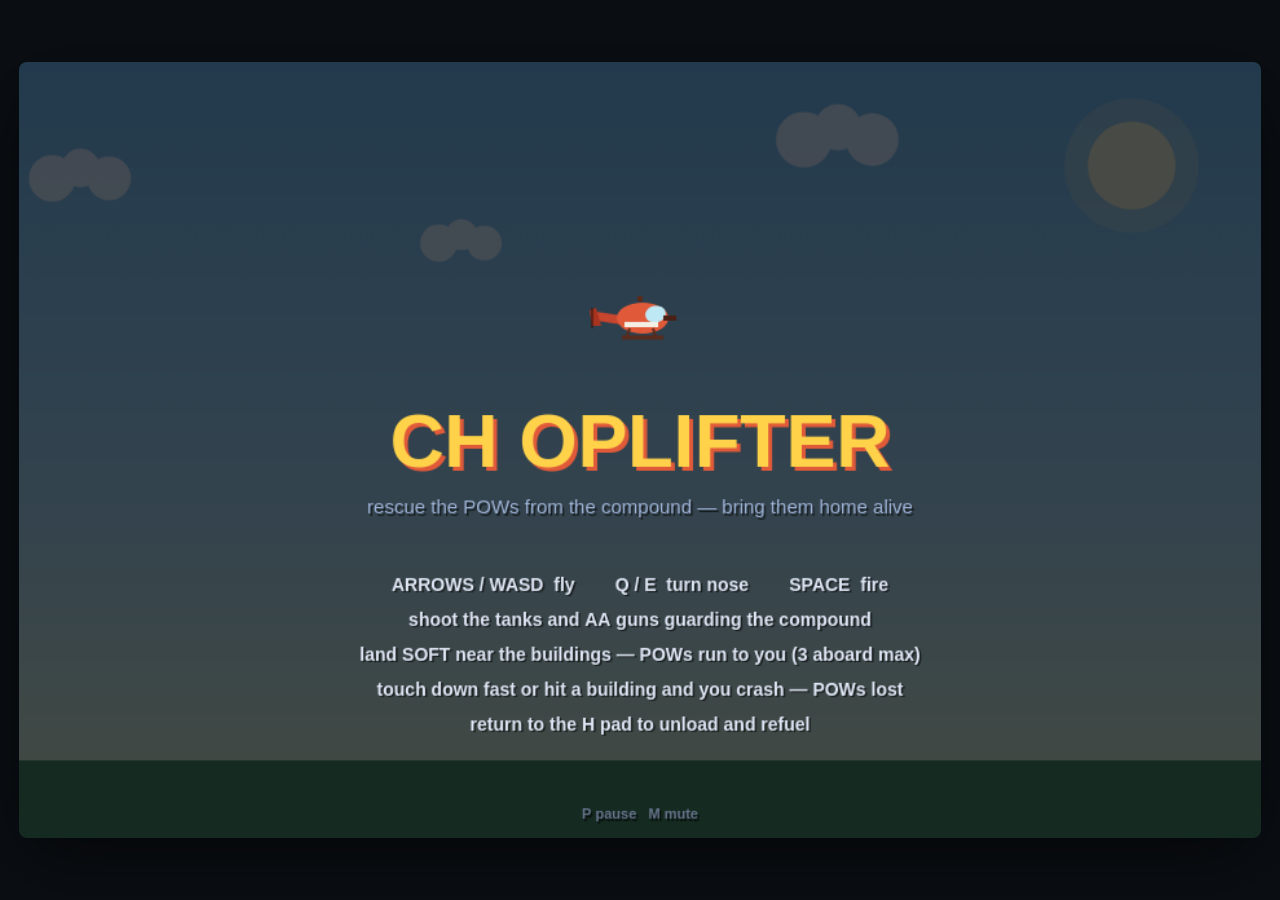
<file: choplifter.html>
<!DOCTYPE html>
<html lang="en">
<head>
<meta charset="utf-8">
<meta name="viewport" content="width=device-width, initial-scale=1">
<title>Choplifter</title>
<style>
  html,body{ height:100%; margin:0; background:#0b0f14; overflow:hidden; }
  body{ display:flex; align-items:center; justify-content:center;
        font-family:-apple-system, BlinkMacSystemFont, "Segoe UI", Roboto, sans-serif; }
  canvas{ display:block; border-radius:8px; box-shadow:0 20px 80px rgba(0,0,0,.6); }
</style>
</head>
<body>
<canvas id="c" width="960" height="600"></canvas>
<script>
(() => {
"use strict";

const cv = document.getElementById("c");
const ctx = cv.getContext("2d");
const W = 960, H = 600, WORLD = 2560, GROUND = 540;
const TAU = Math.PI * 2;
const clamp = (v,a,b) => v<a?a:(v>b?b:v);
const rand = (a,b) => a + Math.random()*(b-a);
const dist = (a,b,c,d) => Math.hypot(a-c, b-d);

/* ---------- scaling ---------- */
function fit(){
  const s = Math.min(window.innerWidth/W, window.innerHeight/H) * 0.97;
  cv.style.width = (W*s)+"px";
  cv.style.height = (H*s)+"px";
}
window.addEventListener("resize", fit);
fit();

/* ---------- audio ---------- */
let AC = null, master = null, engineGain = null, muted = false;
function initAudio(){
  if(AC) return;
  try{
    AC = new (window.AudioContext || window.webkitAudioContext)();
    master = AC.createGain(); master.gain.value = muted ? 0 : 1; master.connect(AC.destination);
    const osc = AC.createOscillator(); osc.type = "sawtooth"; osc.frequency.value = 52;
    engineGain = AC.createGain(); engineGain.gain.value = 0;
    const lfo = AC.createOscillator(); lfo.type = "square"; lfo.frequency.value = 14;
    const lfoG = AC.createGain(); lfoG.gain.value = 0.018;
    lfo.connect(lfoG); lfoG.connect(engineGain.gain);
    osc.connect(engineGain); engineGain.connect(master);
    osc.start(); lfo.start();
  }catch(e){ AC = null; }
}
function toggleMute(){ muted = !muted; if(master) master.gain.value = muted ? 0 : 1; }
function beep(f0, f1, dur, type, vol, delay=0){
  if(!AC) return;
  const t = AC.currentTime + delay;
  const o = AC.createOscillator(), g = AC.createGain();
  o.type = type; o.frequency.setValueAtTime(f0, t);
  o.frequency.exponentialRampToValueAtTime(Math.max(f1,1), t+dur);
  g.gain.setValueAtTime(vol, t);
  g.gain.exponentialRampToValueAtTime(0.0001, t+dur);
  o.connect(g); g.connect(master);
  o.start(t); o.stop(t+dur+0.02);
}
function noiseBurst(dur, vol, freq, delay=0){
  if(!AC) return;
  const t = AC.currentTime + delay;
  const n = Math.floor(AC.sampleRate * dur);
  const buf = AC.createBuffer(1, n, AC.sampleRate);
  const d = buf.getChannelData(0);
  for(let i=0;i<n;i++) d[i] = (Math.random()*2-1) * (1 - i/n);
  const src = AC.createBufferSource(); src.buffer = buf;
  const f = AC.createBiquadFilter(); f.type = "lowpass"; f.frequency.value = freq;
  const g = AC.createGain(); g.gain.value = vol;
  src.connect(f); f.connect(g); g.connect(master);
  src.start(t);
}
const sfx = {
  shoot:  () => beep(900, 300, 0.06, "square", 0.035),
  hit:    () => { noiseBurst(0.2, 0.2, 900); beep(180, 50, 0.25, "sawtooth", 0.14); },
  boom:   () => { noiseBurst(0.7, 0.35, 420); beep(120, 30, 0.6, "sawtooth", 0.2); },
  pickup: () => { beep(520, 520, 0.09, "square", 0.09); beep(780, 780, 0.12, "square", 0.09, 0.09); },
  drop:   () => { beep(660, 660, 0.08, "square", 0.09); beep(880, 880, 0.08, "square", 0.09, 0.08); beep(1100, 1100, 0.14, "square", 0.09, 0.16); },
  level:  () => { [440,550,660,880].forEach((f,i)=>beep(f, f, 0.12, "square", 0.09, i*0.1)); },
  over:   () => { beep(400, 400, 0.15, "square", 0.1); beep(300, 300, 0.15, "square", 0.1, 0.15); beep(200, 120, 0.5, "sawtooth", 0.12, 0.3); },
  deny:   () => beep(200, 150, 0.12, "square", 0.07),
};

/* ---------- world layout ---------- */
const PAD  = { x0:100, x1:300, y:460 };
const BUILDINGS = [
  { x:2000, w:95, h:85 },
  { x:2190, w:95, h:105 },
  { x:2380, w:95, h:85 }
];
const COMPOUND = { x0:1930, x1:2510 };

/* ---------- state ---------- */
let state = "title";   // title | playing | paused | level | over
let score = 0, hi = +(localStorage.getItem("choplifter.hi") || 0);
let lives = 3, level = 1, rescued = 0, total = 0;
let levelT = 0, time = 0, shake = 0, throttle = 0;
let heli = null, camX = 0;
let emplacements = [], tanks = [], ehelis = [], soldiers = [];
let bullets = [], ebullets = [], parts = [];
let runners = [], cargo = 0;
const CAP = 3;

function newHeli(){
  return { x:200, y:PAD.y-16, vx:0, vy:0, hp:3, fuel:100, face:1,
           rotor:0, alive:true, respawnT:0, inv:0, landed:false,
           boardT:0, dropT:0, fireCd:0 };
}

function countsFor(lv){
  return {
    pows:       Math.min(6 + (lv-1)*2, 12),
    emplacements: Math.min(2 + lv, 8),
    tanks:      Math.min(1 + Math.floor(lv/2), 4),
    ehelis:     Math.min(1 + Math.floor((lv-1)/2), 3),
    soldiers:   Math.min(2 + lv, 8),
    fireMul:    1 + (lv-1)*0.12
  };
}

function startLevel(){
  const c = countsFor(level);
  total = c.pows; rescued = 0; cargo = 0;
  heli = newHeli();

  /* POWs distributed into buildings */
  BUILDINGS.forEach(b => b.pows = 0);
  for(let i=0;i<total;i++) BUILDINGS[i % 3].pows++;

  /* emplacements: guard the approach + patrol the middle field,
     never inside the compound's landing gaps (1890-2000, 2095-2190, 2285-2380, 2475-2550) */
  emplacements = [];
  const eSpots = [1840, 1100, 1450, 900, 650, 1700, 1250, 1550];
  for(let i=0;i<c.emplacements;i++){
    emplacements.push({ x: eSpots[i % eSpots.length] + rand(-12,12), hp:3, cd: rand(0.8, 1.8), flash: 0 });
  }

  /* tanks patrol segments */
  tanks = [];
  /* patrol segments stay west of the compound gaps and clear of the base pad */
  const tSegs = [[750, 1100], [1200, 1600], [1650, 1870], [1350, 1550]];
  for(let i=0;i<c.tanks;i++){
    const s = tSegs[i % tSegs.length];
    tanks.push({ x: rand(s[0], s[1]), x0: s[0], x1: s[1], dir: Math.random()<0.5?-1:1,
                 hp:4, cd: rand(1, 2.5), flash: 0 });
  }

  /* enemy helis */
  ehelis = [];
  for(let i=0;i<c.ehelis;i++){
    ehelis.push({ x: rand(600, 2200), y: rand(110, 300),
                  tx: rand(400, 2300), ty: rand(100, 330),
                  hp:2, cd: rand(1, 2.2), rotor: rand(0, TAU), alive: true });
  }

  /* soldiers: approach + middle field, never inside the landing gaps */
  soldiers = [];
  const sSpots = [1862, 950, 1350, 800, 1150, 1600, 700, 1500];
  for(let i=0;i<c.soldiers;i++){
    soldiers.push({ x: sSpots[i % sSpots.length], face:1, cd: rand(0.8, 2.2), flash: 0 });
  }

  bullets = []; ebullets = []; parts = []; runners = [];
  state = "level"; levelT = 2.4;
}

function startGame(){ score = 0; lives = 3; level = 1; startLevel(); }

function onEnter(){
  initAudio();
  if(AC && AC.state === "suspended") AC.resume();
  if(state === "title" || state === "over") startGame();
}

/* ---------- input ---------- */
const keys = {};
window.addEventListener("keydown", e => {
  if(["ArrowUp","ArrowDown","ArrowLeft","ArrowRight","Space"].includes(e.code)) e.preventDefault();
  keys[e.code] = true;
  if(e.code === "Enter") onEnter();
  if(e.code === "KeyP" && (state === "playing" || state === "paused"))
    state = state === "playing" ? "paused" : "playing";
  if(e.code === "KeyM") toggleMute();
});
window.addEventListener("keyup", e => keys[e.code] = false);
window.addEventListener("blur", () => { for(const k in keys) keys[k] = false; });

/* ---------- particles ---------- */
function boom(x, y, n, c1, c2, spd=180){
  for(let i=0;i<n;i++){
    const a = rand(0, TAU), v = rand(spd*0.3, spd);
    parts.push({ x, y, vx: Math.cos(a)*v, vy: Math.sin(a)*v - 30,
                 life: rand(0.4, 0.9), max: 0.9, r: rand(2, 6), c: Math.random()<0.5 ? c1 : c2 });
  }
}
function smoke(x, y, n=1){
  for(let i=0;i<n;i++)
    parts.push({ x, y, vx: rand(-14,14), vy: rand(-34,-10),
                 life: rand(0.5, 1.1), max: 1.1, r: rand(3,7), c: "smoke" });
}
function sparks(x, y, n=6){
  for(let i=0;i<n;i++){
    const a = rand(0, TAU), v = rand(40, 160);
    parts.push({ x, y, vx: Math.cos(a)*v, vy: Math.sin(a)*v,
                 life: rand(0.15, 0.4), max: 0.4, r: rand(1, 2.5), c: "#ffe28a" });
  }
}
function updateParts(dt){
  for(let i=parts.length-1;i>=0;i--){
    const p = parts[i];
    p.life -= dt;
    if(p.life <= 0){ parts.splice(i,1); continue; }
    p.x += p.vx*dt; p.y += p.vy*dt;
    p.vy += (p.c === "smoke" ? -18 : 160)*dt;
    p.r += (p.c === "smoke" ? 14 : -3)*dt;
  }
}

/* ---------- heli damage ---------- */
function killHeli(msg){
  const h = heli;
  if(!h.alive) return;
  h.alive = false;
  boom(h.x, h.y, 46, "#ff9a3c", "#ffd24a", 260);
  boom(h.x, h.y, 20, "#555", "#888", 120);
  sfx.boom(); shake = 14;
  /* POWs aboard are lost */
  cargo = 0;
  runners = [];
  lives--;
  if(score > hi){ hi = score; localStorage.setItem("choplifter.hi", hi); }
  if(lives <= 0) state = "over";
  else h.respawnT = 1.8;
}
function hitHeli(){
  const h = heli;
  if(!h.alive || h.inv > 0) return;
  h.hp--; h.inv = 0.7; shake = 7;
  sfx.hit();
  sparks(h.x, h.y, 10);
  if(h.hp <= 0) killHeli();
}

/* ---------- update ---------- */
function update(dt){
  time += dt;
  shake = Math.max(0, shake - dt*30);
  updateParts(dt);

  if(state === "level"){
    levelT -= dt;
    if(levelT <= 0) state = "playing";
    return;
  }
  if(state !== "playing") return;

  const h = heli;

  if(!h.alive){
    h.respawnT -= dt;
    if(h.respawnT <= 0){ heli = newHeli(); }
    updateEnemies(dt);
    return;
  }

  /* --- control --- */
  let ax = 0, ay = 0;
  if(keys.ArrowLeft || keys.KeyA)  ax -= 1;
  if(keys.ArrowRight || keys.KeyD) ax += 1;
  if(keys.ArrowUp || keys.KeyW)    ay -= 1;
  if(keys.ArrowDown || keys.KeyS)  ay += 1;
  if(keys.KeyQ) h.face = -1;
  if(keys.KeyE) h.face = 1;
  const mag = Math.hypot(ax, ay);
  throttle = mag;

  h.vx += ax * 1500 * dt;
  h.vy += ay * 1500 * dt;
  const dmp = Math.exp(-2.4*dt);
  h.vx *= dmp; h.vy *= dmp;
  const sp = Math.hypot(h.vx, h.vy);
  if(sp > 280){ h.vx *= 280/sp; h.vy *= 280/sp; }
  h.x += h.vx*dt; h.y += h.vy*dt;
  h.x = clamp(h.x, 30, WORLD-30);
  if(h.y < 42){ h.y = 42; h.vy = Math.max(0, h.vy); }
  h.rotor += dt * (18 + throttle*22);
  h.inv = Math.max(0, h.inv - dt);
  h.fireCd = Math.max(0, h.fireCd - dt);

  /* --- ground / pad landing (speed matters!) --- */
  h.landed = false;
  const skid = h.y + 16;
  if(skid >= GROUND){
    if(h.vy > 150){ killHeli("hard landing"); return; }
    h.y = GROUND - 16; h.vy = 0; h.landed = true;
  }
  if(h.x > PAD.x0-26 && h.x < PAD.x1+26){
    if(skid >= PAD.y-3 && skid <= PAD.y+12 && h.y <= PAD.y){
      if(h.vy > 150){ killHeli("hard landing"); return; }
      h.y = PAD.y - 16; h.vy = 0; h.landed = true;
    } else if(h.y > PAD.y-8 && skid > PAD.y+4){
      const mid = (PAD.x0+PAD.x1)/2;
      if(h.x < mid){ h.x = PAD.x0-26; h.vx = Math.min(0, h.vx); }
      else         { h.x = PAD.x1+26; h.vx = Math.max(0, h.vx); }
    }
  }

  /* --- buildings: crash on impact --- */
  for(const b of BUILDINGS){
    const top = GROUND - b.h;
    if(h.x+18 > b.x && h.x-18 < b.x+b.w && h.y+14 > top && h.y-14 < GROUND){
      killHeli("crashed into a building"); return;
    }
  }

  /* --- fuel --- */
  if(h.landed && h.x > PAD.x0-10 && h.x < PAD.x1+10){
    h.fuel = Math.min(100, h.fuel + 60*dt);
    if(Math.random() < dt*6) smoke(h.x+26, h.y+10);
  } else if(!h.landed){
    h.fuel -= 3.6*dt;
    if(h.fuel <= 0){
      h.fuel = 0;
      h.vy += 1100*dt;
      if(h.y+16 >= GROUND){ killHeli("out of fuel"); return; }
    }
  }

  /* --- firing --- */
  if(keys.Space && h.fireCd <= 0){
    h.fireCd = 0.22;
    const nx = h.x + h.face*26, ny = h.y - 4;
    bullets.push({ x:nx, y:ny, vx: h.face*640, vy:0 });
    sfx.shoot();
    sparks(nx, ny, 3);
  }

  /* --- boarding at the compound --- */
  const nearCompound = h.x > COMPOUND.x0 - 40 && h.x < COMPOUND.x1 + 40;
  const anyPows = BUILDINGS.some(b => b.pows > 0);
  if(h.landed && nearCompound && cargo < CAP && anyPows && runners.length < 3 - cargo){
    h.boardT += dt;
    if(h.boardT >= 0.45){
      h.boardT = 0;
      /* spawn a runner from the nearest building with POWs */
      let best = null, bd = 1e9;
      for(const b of BUILDINGS){
        if(b.pows <= 0) continue;
        const dx = (b.x + b.w/2) - h.x;
        if(Math.abs(dx) < bd){ bd = Math.abs(dx); best = b; }
      }
      if(best){
        best.pows--;
        runners.push({ x: best.x + best.w/2, y: GROUND, tx: h.x, t: 0, face: h.x > best.x ? 1 : -1 });
      }
    }
  } else h.boardT = 0;

  for(let i=runners.length-1;i>=0;i--){
    const r = runners[i];
    r.t += dt;
    r.x += (r.tx - r.x) * Math.min(dt*4, 1) * 3;
    r.face = r.tx > r.x ? 1 : -1;
    if(Math.abs(r.tx - r.x) < 8){
      runners.splice(i,1);
      cargo++;
      sfx.pickup();
    }
  }

  /* --- unloading at base --- */
  if(h.landed && h.x > PAD.x0-10 && h.x < PAD.x1+10 && cargo > 0){
    h.dropT += dt;
    if(h.dropT >= 0.45){
      h.dropT = 0;
      cargo--; rescued++; score += 100;
      sfx.drop();
      sparks(h.x, h.y-8, 6);
      if(rescued >= total) levelClear();
    }
  } else h.dropT = 0;

  updateEnemies(dt);
  updateBullets(dt);
}

function levelClear(){
  score += 500 + Math.floor(heli.fuel) * 10;
  if(score > hi){ hi = score; localStorage.setItem("choplifter.hi", hi); }
  sfx.level();
  level++;
  startLevel();
}

/* ---------- enemies ---------- */
function updateEnemies(dt){
  const h = heli;
  const c = countsFor(level);

  for(const e of emplacements){
    e.flash = Math.max(0, e.flash - dt);
    e.cd -= dt;
    if(h.alive && dist(e.x, GROUND-14, h.x, h.y) < 430 && e.cd <= 0){
      e.cd = rand(1.0, 1.7) / c.fireMul;
      e.flash = 0.1;
      fireAt(e.x, GROUND-16, h, 300, 0.06);
    }
  }

  for(const t of tanks){
    t.x += t.dir * 32 * dt;
    if(t.x < t.x0){ t.x = t.x0; t.dir = 1; }
    if(t.x > t.x1){ t.x = t.x1; t.dir = -1; }
    t.flash = Math.max(0, t.flash - dt);
    t.cd -= dt;
    if(h.alive && dist(t.x, GROUND-12, h.x, h.y) < 520 && t.cd <= 0){
      t.cd = rand(1.5, 2.4) / c.fireMul;
      t.flash = 0.1;
      fireAt(t.x + t.dir*20, GROUND-16, h, 270, 0.05);
    }
  }

  for(const s of soldiers){
    s.flash = Math.max(0, s.flash - dt);
    s.cd -= dt;
    if(h.alive){
      s.face = h.x > s.x ? 1 : -1;
      if(dist(s.x, GROUND-10, h.x, h.y) < 320 && s.cd <= 0){
        s.cd = rand(1.2, 2.0) / c.fireMul;
        s.flash = 0.1;
        fireAt(s.x + s.face*10, GROUND-12, h, 280, 0.07);
      }
    }
  }

  for(const e of ehelis){
    if(!e.alive) continue;
    e.rotor += dt*20;
    const dx = e.tx - e.x, dy = e.ty - e.y;
    const d = Math.hypot(dx, dy);
    if(d < 30){ e.tx = rand(400, 2350); e.ty = rand(100, 330); }
    else { e.x += dx/d*95*dt; e.y += dy/d*95*dt; }
    e.cd -= dt;
    if(h.alive && dist(e.x, e.y, h.x, h.y) < 340 && e.cd <= 0){
      e.cd = rand(1.1, 1.9) / c.fireMul;
      fireAt(e.x, e.y+8, h, 310, 0.06);
    }
  }
}

function fireAt(x, y, h, spd, inacc){
  const a = Math.atan2(h.y - y, h.x - x) + rand(-inacc, inacc);
  ebullets.push({ x, y, vx: Math.cos(a)*spd, vy: Math.sin(a)*spd });
  sfx.shoot();
}

function updateBullets(dt){
  /* player bullets */
  for(let i=bullets.length-1;i>=0;i--){
    const b = bullets[i];
    b.x += b.vx*dt;
    if(b.x < -20 || b.x > WORLD+20){ bullets.splice(i,1); continue; }
    let hit = false;

    for(const e of emplacements){
      if(!hit && Math.abs(b.x - e.x) < 16 && b.y > GROUND-34 && b.y < GROUND){
        e.hp--; sparks(b.x, b.y); hit = true;
        if(e.hp <= 0){ score += 200; boom(e.x, GROUND-14, 26, "#ff9a3c", "#ffd24a"); sfx.boom(); shake = 5; }
      }
    }
    for(const t of tanks){
      if(!hit && Math.abs(b.x - t.x) < 24 && b.y > GROUND-26 && b.y < GROUND){
        t.hp--; sparks(b.x, b.y); hit = true;
        if(t.hp <= 0){ score += 300; boom(t.x, GROUND-12, 30, "#ff9a3c", "#ffd24a"); sfx.boom(); shake = 6; }
      }
    }
    for(const e of ehelis){
      if(!hit && e.alive && dist(b.x, b.y, e.x, e.y) < 18){
        e.hp--; sparks(b.x, b.y); hit = true;
        if(e.hp <= 0){
          e.alive = false; score += 500;
          boom(e.x, e.y, 30, "#ff9a3c", "#ffd24a"); sfx.boom(); shake = 6;
        }
      }
    }
    for(const s of soldiers){
      if(!hit && Math.abs(b.x - s.x) < 8 && b.y > GROUND-24 && b.y < GROUND){
        sparks(b.x, b.y); hit = true;
        score += 50;
        s.dead = true;
      }
    }
    /* buildings block bullets */
    for(const bd of BUILDINGS){
      if(!hit && b.x > bd.x && b.x < bd.x+bd.w && b.y > GROUND-bd.h && b.y < GROUND){
        sparks(b.x, b.y); hit = true;
      }
    }
    if(!hit && b.y >= GROUND){ sparks(b.x, GROUND); hit = true; }

    if(hit){
      /* remove destroyed */
      for(let j=emplacements.length-1;j>=0;j--) if(emplacements[j].hp<=0) emplacements.splice(j,1);
      for(let j=tanks.length-1;j>=0;j--) if(tanks[j].hp<=0) tanks.splice(j,1);
      for(let j=soldiers.length-1;j>=0;j--) if(soldiers[j].dead) soldiers.splice(j,1);
      bullets.splice(i,1);
    }
  }

  /* enemy bullets */
  const h = heli;
  for(let i=ebullets.length-1;i>=0;i--){
    const b = ebullets[i];
    b.x += b.vx*dt; b.y += b.vy*dt;
    if(b.x < -20 || b.x > WORLD+20 || b.y < -20 || b.y > H+20){ ebullets.splice(i,1); continue; }
    if(b.y >= GROUND){ sparks(b.x, GROUND, 3); ebullets.splice(i,1); continue; }
    /* buildings block enemy fire too — cover works both ways */
    let blocked = false;
    for(const bd of BUILDINGS){
      if(b.x > bd.x && b.x < bd.x+bd.w && b.y > GROUND-bd.h && b.y < GROUND){
        sparks(b.x, b.y, 3); blocked = true; break;
      }
    }
    if(blocked){ ebullets.splice(i,1); continue; }
    if(h.alive && dist(b.x, b.y, h.x, h.y) < 22){
      ebullets.splice(i,1);
      hitHeli();
    }
  }
}

/* ---------- scenery ---------- */
function tree(x, y, s){
  ctx.fillStyle = "#5a3d24";
  ctx.fillRect(x-3*s, y-14*s, 6*s, 14*s);
  ctx.fillStyle = "#1d5c33";
  ctx.beginPath(); ctx.arc(x, y-20*s, 14*s, 0, TAU); ctx.fill();
  ctx.fillStyle = "#277142";
  ctx.beginPath(); ctx.arc(x-8*s, y-14*s, 10*s, 0, TAU); ctx.fill();
  ctx.beginPath(); ctx.arc(x+8*s, y-15*s, 10*s, 0, TAU); ctx.fill();
}
function crater(x, w){
  ctx.fillStyle = "#2f6339";
  ctx.beginPath(); ctx.ellipse(x, GROUND+8, w, 7, 0, 0, TAU); ctx.fill();
  ctx.fillStyle = "#275431";
  ctx.beginPath(); ctx.ellipse(x, GROUND+8, w*0.6, 4, 0, 0, TAU); ctx.fill();
}

function drawSky(){
  const sky = ctx.createLinearGradient(0, 0, 0, GROUND);
  sky.addColorStop(0, "#6db9e8");
  sky.addColorStop(0.6, "#a8d8ea");
  sky.addColorStop(1, "#d8ecc8");
  ctx.fillStyle = sky;
  ctx.fillRect(0, 0, W, GROUND);
  ctx.fillStyle = "rgba(255,244,200,0.9)";
  ctx.beginPath(); ctx.arc(860, 80, 34, 0, TAU); ctx.fill();
  ctx.fillStyle = "rgba(255,244,200,0.25)";
  ctx.beginPath(); ctx.arc(860, 80, 52, 0, TAU); ctx.fill();
  ctx.fillStyle = "rgba(255,255,255,0.75)";
  const ct = time * 6;
  for(const [bx, by, s] of [[120, 90, 1], [420, 140, 0.8], [700, 60, 1.2]]){
    const cx = ((bx + ct*s) % (W+200)) - 100;
    ctx.beginPath();
    ctx.arc(cx, by, 18*s, 0, TAU);
    ctx.arc(cx+22*s, by-8*s, 15*s, 0, TAU);
    ctx.arc(cx+44*s, by, 17*s, 0, TAU);
    ctx.fill();
  }
}

function drawWorld(){
  const cx = camX;

  /* far mountains, slow parallax */
  ctx.save();
  ctx.translate(-cx*0.25, 0);
  ctx.fillStyle = "#5d946c";
  ctx.beginPath();
  ctx.moveTo(0, GROUND);
  for(let x=0;x<=WORLD*0.4+W;x+=14){
    ctx.lineTo(x, GROUND - 90 - 55*Math.sin(x*0.006) - 30*Math.sin(x*0.017+2));
  }
  ctx.lineTo(WORLD*0.4+W, GROUND); ctx.closePath(); ctx.fill();
  ctx.restore();

  /* mid hills */
  ctx.save();
  ctx.translate(-cx*0.55, 0);
  ctx.fillStyle = "#4a8a5c";
  ctx.beginPath();
  ctx.moveTo(0, GROUND);
  for(let x=0;x<=WORLD*0.55+W;x+=12){
    ctx.lineTo(x, GROUND - 45 - 30*Math.sin(x*0.01+1) - 18*Math.sin(x*0.028));
  }
  ctx.lineTo(WORLD*0.55+W, GROUND); ctx.closePath(); ctx.fill();
  ctx.restore();

  /* ground */
  ctx.fillStyle = "#3e7d47";
  ctx.fillRect(0, GROUND, W, H-GROUND);
  ctx.fillStyle = "#2f6339";
  ctx.fillRect(0, GROUND+26, W, H-GROUND-26);

  ctx.save();
  ctx.translate(-cx, 0);

  /* craters + trees (fixed world positions) */
  crater(520, 34); crater(980, 26); crater(1420, 40); crater(1750, 30);
  tree(430, GROUND, 1.0); tree(760, GROUND, 0.8); tree(1180, GROUND, 1.1);
  tree(1560, GROUND, 0.9); tree(1870, GROUND, 1.0); tree(2540, GROUND, 1.1);

  /* --- base --- */
  ctx.fillStyle = "#8d9aa5";
  ctx.fillRect(40, 470, 70, GROUND-470);
  ctx.fillStyle = "#77848f";
  ctx.fillRect(40, 470, 70, 10);
  ctx.fillStyle = "#4c5860";
  ctx.fillRect(56, 500, 16, GROUND-500);
  ctx.fillStyle = "#e8524a";
  ctx.fillRect(68, 482, 10, 4); ctx.fillRect(71, 479, 4, 10);
  ctx.fillStyle = "#b0653a";
  ctx.beginPath(); ctx.ellipse(330, 512, 15, 26, 0, 0, TAU); ctx.fill();
  /* helipad */
  ctx.fillStyle = "#7d8790";
  ctx.fillRect(PAD.x0, PAD.y, PAD.x1-PAD.x0, 12);
  ctx.fillStyle = "#6a747d";
  ctx.fillRect(PAD.x0, PAD.y+12, PAD.x1-PAD.x0, GROUND-PAD.y-12);
  ctx.strokeStyle = "#ffd24a";
  ctx.lineWidth = 3;
  ctx.beginPath(); ctx.ellipse(200, PAD.y+6, 26, 7, 0, 0, TAU); ctx.stroke();
  ctx.fillStyle = "#ffd24a";
  ctx.font = "bold 12px sans-serif"; ctx.textAlign = "center";
  ctx.fillText("H", 200, PAD.y+10);
  hudTextWorld("BASE — REFUEL & UNLOAD", 200, 430, "center", 11, "rgba(255,255,255,0.5)");

  /* --- compound --- */
  hudTextWorld("POW COMPOUND", 2230, 330, "center", 12, "rgba(255,255,255,0.55)");
  for(const b of BUILDINGS){
    const top = GROUND - b.h;
    ctx.fillStyle = "#9a8f7a";
    ctx.fillRect(b.x, top, b.w, b.h);
    ctx.fillStyle = "#847a66";
    ctx.fillRect(b.x, top, b.w, 8);
    /* windows with POWs */
    const rows = Math.floor(b.h/34);
    let shown = 0;
    for(let r=0;r<rows && shown < b.pows;r++){
      for(let cix=0;cix<2 && shown < b.pows;cix++){
        const wx = b.x + 18 + cix*44, wy = top + 20 + r*34;
        ctx.fillStyle = "#3a3f45";
        ctx.fillRect(wx, wy, 26, 20);
        const px = wx + 13, py = wy + 18;
        ctx.fillStyle = "#3a6ea8";
        ctx.fillRect(px-4, py-9, 8, 8);
        ctx.fillStyle = "#e8b88a";
        ctx.beginPath(); ctx.arc(px, py-12, 3.5, 0, TAU); ctx.fill();
        shown++;
      }
    }
    /* door */
    ctx.fillStyle = "#4c4238";
    ctx.fillRect(b.x + b.w/2 - 10, GROUND-26, 20, 26);
    /* sandbags */
    ctx.fillStyle = "#b3a582";
    for(let x=b.x-14; x<b.x+b.w+10; x+=12){
      ctx.beginPath(); ctx.arc(x, GROUND-4, 6, 0, TAU); ctx.fill();
    }
  }

  /* --- emplacements --- */
  for(const e of emplacements){
    ctx.fillStyle = "#5f6f52";
    ctx.beginPath(); ctx.ellipse(e.x, GROUND-6, 16, 9, 0, 0, TAU); ctx.fill();
    ctx.save();
    ctx.translate(e.x, GROUND-12);
    const h = heli;
    const a = h.alive ? Math.atan2(h.y-(GROUND-14), h.x-e.x) : 0;
    ctx.rotate(clamp(a, -1.2, 1.2));
    ctx.fillStyle = "#46543c";
    ctx.fillRect(0, -2.5, 20, 5);
    if(e.flash > 0){
      ctx.fillStyle = "#ffe28a";
      ctx.beginPath(); ctx.arc(22, 0, 4, 0, TAU); ctx.fill();
    }
    ctx.restore();
  }

  /* --- tanks --- */
  for(const t of tanks){
    ctx.fillStyle = "#5c6b4a";
    ctx.beginPath();
    ctx.moveTo(t.x-22, GROUND); ctx.lineTo(t.x-16, GROUND-10);
    ctx.lineTo(t.x+16, GROUND-10); ctx.lineTo(t.x+22, GROUND);
    ctx.closePath(); ctx.fill();
    ctx.fillStyle = "#4a573c";
    ctx.fillRect(t.x-12, GROUND-20, 24, 11);
    ctx.save();
    ctx.translate(t.x, GROUND-16);
    const h = heli;
    const a = h.alive ? Math.atan2(h.y-(GROUND-16), h.x-t.x) : t.dir;
    ctx.rotate(clamp(a, -1.1, 1.1));
    ctx.fillStyle = "#39432e";
    ctx.fillRect(0, -2, 24, 4);
    if(t.flash > 0){
      ctx.fillStyle = "#ffe28a";
      ctx.beginPath(); ctx.arc(26, 0, 4, 0, TAU); ctx.fill();
    }
    ctx.restore();
    /* wheels */
    ctx.fillStyle = "#2c3325";
    for(let i=-2;i<=2;i++){
      ctx.beginPath(); ctx.arc(t.x+i*9, GROUND-4, 4.5, 0, TAU); ctx.fill();
    }
  }

  /* --- soldiers --- */
  for(const s of soldiers){
    drawFigure(s.x, GROUND, "#4a5d3a", "#c8a07a", s.face, s.flash > 0, true);
  }

  /* --- POW runners --- */
  for(const r of runners){
    drawFigure(r.x, GROUND, "#3a6ea8", "#e8b88a", r.face, false, false, Math.sin(time*14)*0.5);
  }

  /* --- enemy helis --- */
  for(const e of ehelis){
    if(!e.alive) continue;
    drawEHeli(e);
  }

  /* --- bullets --- */
  for(const b of ebullets){
    ctx.strokeStyle = "rgba(255,210,74,0.5)";
    ctx.lineWidth = 2;
    ctx.beginPath();
    ctx.moveTo(b.x - b.vx*0.03, b.y - b.vy*0.03);
    ctx.lineTo(b.x, b.y);
    ctx.stroke();
    ctx.fillStyle = "#ffd24a";
    ctx.beginPath(); ctx.arc(b.x, b.y, 2.4, 0, TAU); ctx.fill();
  }
  ctx.fillStyle = "#aef2ff";
  for(const b of bullets){
    ctx.fillRect(b.x-6, b.y-1.5, 12, 3);
  }

  /* --- helicopter --- */
  drawHeli(heli);

  /* --- particles --- */
  for(const p of parts){
    const a = clamp(p.life / p.max, 0, 1);
    if(p.c === "smoke"){
      ctx.fillStyle = `rgba(120,120,125,${(a*0.5).toFixed(3)})`;
    } else {
      ctx.globalAlpha = a;
      ctx.fillStyle = p.c;
      ctx.globalAlpha = 1;
    }
    ctx.beginPath(); ctx.arc(p.x, p.y, Math.max(p.r, 0.5), 0, TAU); ctx.fill();
  }

  ctx.restore();
}

function hudTextWorld(str, x, y, align, size, col, weight="600"){
  ctx.font = `${weight} ${size}px -apple-system, "Segoe UI", Roboto, sans-serif`;
  ctx.textAlign = align; ctx.textBaseline = "middle";
  ctx.fillStyle = col;
  ctx.fillText(str, x, y);
}

function drawFigure(x, y, body, skin, face, flash, gun, run=0){
  ctx.fillStyle = body;
  ctx.fillRect(x-4, y-14, 8, 10);
  ctx.fillStyle = "rgba(0,0,0,0.25)";
  ctx.fillRect(x-4, y-4, 3, 5);
  ctx.fillRect(x+1, y-4, 3, 5);
  ctx.fillStyle = skin;
  ctx.beginPath(); ctx.arc(x, y-18, 4, 0, TAU); ctx.fill();
  ctx.fillStyle = body;
  ctx.fillRect(x-5, y-23, 10, 4);
  if(gun){
    ctx.save();
    ctx.translate(x, y-11);
    ctx.scale(face, 1);
    ctx.fillStyle = "#222";
    ctx.fillRect(0, -1.5, 13, 3);
    if(flash){
      ctx.fillStyle = "#ffe28a";
      ctx.beginPath(); ctx.arc(15, 0, 4, 0, TAU); ctx.fill();
    }
    ctx.restore();
  }
}

function drawEHeli(e){
  ctx.save();
  ctx.translate(e.x, e.y);
  const h = heli;
  if(h && h.alive) ctx.scale(h.x > e.x ? 1 : -1, 1);
  ctx.fillStyle = "#5a6b52";
  ctx.fillRect(-26, -3, 18, 5);
  ctx.fillRect(-28, -9, 4, 10);
  ctx.fillStyle = "#67795c";
  ctx.beginPath(); ctx.ellipse(0, 0, 15, 9, 0, 0, TAU); ctx.fill();
  ctx.fillStyle = "#3a4a35";
  ctx.beginPath(); ctx.ellipse(8, -2, 6, 4, 0, 0, TAU); ctx.fill();
  ctx.strokeStyle = "#3a4a35"; ctx.lineWidth = 2;
  ctx.beginPath(); ctx.moveTo(-10, 11); ctx.lineTo(12, 11); ctx.stroke();
  const rw = Math.cos(e.rotor) * 22;
  ctx.strokeStyle = "rgba(40,50,38,0.8)"; ctx.lineWidth = 2;
  ctx.beginPath(); ctx.moveTo(-rw, -11); ctx.lineTo(rw, -11); ctx.stroke();
  ctx.restore();
}

function drawHeli(h){
  if(!h || !h.alive) return;
  const x = h.x, y = h.y;
  ctx.save();
  ctx.translate(x, y);
  ctx.scale(h.face, 1);
  if(h.inv > 0 && Math.floor(time*30) % 2 === 0) ctx.globalAlpha = 0.45;

  /* tail boom */
  ctx.fillStyle = "#c8452e";
  ctx.beginPath();
  ctx.moveTo(-14, -2); ctx.lineTo(-34, -5); ctx.lineTo(-34, 2); ctx.lineTo(-14, 5);
  ctx.closePath(); ctx.fill();
  ctx.fillStyle = "#a83420";
  ctx.beginPath();
  ctx.moveTo(-34, -8); ctx.lineTo(-30, 6); ctx.lineTo(-37, 6); ctx.lineTo(-39, -6);
  ctx.closePath(); ctx.fill();
  const tr = Math.sin(h.rotor*2) * 7;
  ctx.strokeStyle = "rgba(60,20,12,0.7)"; ctx.lineWidth = 1.6;
  ctx.beginPath(); ctx.moveTo(-37, -8+tr); ctx.lineTo(-37, 8-tr); ctx.stroke();

  /* body */
  ctx.fillStyle = "#e05a3a";
  ctx.beginPath(); ctx.ellipse(2, 0, 20, 12, 0, 0, TAU); ctx.fill();
  ctx.fillStyle = "#bfe8f5";
  ctx.beginPath(); ctx.ellipse(12, -3, 8, 6.5, -0.2, 0, TAU); ctx.fill();
  ctx.fillStyle = "#f5f0e6";
  ctx.fillRect(-12, 3, 26, 4);
  /* nose gun */
  ctx.fillStyle = "#4a2015";
  ctx.fillRect(18, -2, 10, 4);
  if(h.fireCd > 0.15){
    ctx.fillStyle = "#ffe28a";
    ctx.beginPath(); ctx.arc(30, 0, 5, 0, TAU); ctx.fill();
  }

  /* skids */
  ctx.strokeStyle = "#5a2a1a"; ctx.lineWidth = 3;
  ctx.beginPath(); ctx.moveTo(-14, 15); ctx.lineTo(18, 15); ctx.stroke();
  ctx.lineWidth = 2;
  ctx.beginPath(); ctx.moveTo(-8, 8); ctx.lineTo(-10, 14); ctx.stroke();
  ctx.beginPath(); ctx.moveTo(10, 8); ctx.lineTo(12, 14); ctx.stroke();

  /* main rotor */
  const rw = Math.cos(h.rotor) * 34;
  ctx.strokeStyle = "rgba(40,18,10,0.85)"; ctx.lineWidth = 2.5;
  ctx.beginPath(); ctx.moveTo(-rw, -14); ctx.lineTo(rw, -14); ctx.stroke();
  ctx.fillStyle = "#5a2a1a";
  ctx.fillRect(-2, -17, 4, 4);

  /* cargo */
  for(let i=0;i<cargo;i++){
    const cx = -6 + i*7;
    ctx.fillStyle = "#3a6ea8";
    ctx.fillRect(cx, 12, 6, 7);
    ctx.fillStyle = "#e8b88a";
    ctx.beginPath(); ctx.arc(cx+3, 9, 2.6, 0, TAU); ctx.fill();
  }
  ctx.restore();

  /* boarding / unloading progress */
  if(h.boardT > 0) progress(x, y-36, h.boardT/0.45, "#7ec8ff");
  if(h.dropT > 0)  progress(x, y-36, h.dropT/0.45, "#7dff9a");
}
function progress(x, y, f, c){
  ctx.fillStyle = "rgba(0,0,0,0.4)";
  ctx.fillRect(x-20, y, 40, 6);
  ctx.fillStyle = c;
  ctx.fillRect(x-19, y+1, 38*f, 4);
}

/* ---------- HUD ---------- */
function hudText(str, x, y, align="left", size=13, col="#fff", weight="600"){
  ctx.font = `${weight} ${size}px -apple-system, "Segoe UI", Roboto, sans-serif`;
  ctx.textAlign = align; ctx.textBaseline = "middle";
  ctx.fillStyle = "rgba(0,0,0,0.55)";
  ctx.fillText(str, x+1.5, y+1.5);
  ctx.fillStyle = col;
  ctx.fillText(str, x, y);
}

function drawHUD(){
  ctx.fillStyle = "rgba(8,12,20,0.55)";
  ctx.fillRect(0, 0, W, 34);
  ctx.fillStyle = "rgba(255,255,255,0.08)";
  ctx.fillRect(0, 34, W, 1);

  hudText("SCORE " + String(score).padStart(6, "0"), 16, 18);
  hudText("HI " + String(hi).padStart(6, "0"), 168, 18, "left", 13, "#9fb4d8");
  hudText("LEVEL " + level, 300, 18, "left", 13, "#ffd24a");
  hudText("POWS " + rescued + "/" + total, 400, 18, "left", 13, "#7dff9a");
  hudText("ABOARD " + cargo + "/" + CAP, 500, 18, "left", 13, "#7ec8ff");

  hudText("FUEL", 620, 18, "left", 11, "#9fb4d8");
  ctx.fillStyle = "rgba(255,255,255,0.15)";
  ctx.fillRect(658, 11, 100, 12);
  const f = heli ? heli.fuel/100 : 0;
  ctx.fillStyle = f > 0.35 ? "#7dff9a" : (Math.floor(time*4)%2 ? "#ff5a4a" : "#ffd24a");
  ctx.fillRect(660, 13, 96*f, 8);

  /* armor pips */
  for(let i=0;i<3;i++){
    ctx.fillStyle = heli && i < heli.hp ? "#e05a3a" : "rgba(255,255,255,0.15)";
    ctx.fillRect(790 + i*14, 12, 10, 10);
  }
  /* lives */
  for(let i=0;i<3;i++){
    const x = 860 + i*30;
    ctx.fillStyle = i < lives ? "#e05a3a" : "rgba(255,255,255,0.15)";
    ctx.beginPath(); ctx.ellipse(x, 18, 9, 5.5, 0, 0, TAU); ctx.fill();
    ctx.strokeStyle = ctx.fillStyle;
    ctx.lineWidth = 2;
    ctx.beginPath(); ctx.moveTo(x-11, 10); ctx.lineTo(x+11, 10); ctx.stroke();
  }
  if(muted) hudText("MUTED", W-12, 18, "right", 11, "#9fb4d8");
}

/* ---------- screens ---------- */
function drawTitle(){
  drawSky();
  ctx.fillStyle = "#3e7d47";
  ctx.fillRect(0, GROUND, W, H-GROUND);
  ctx.fillStyle = "rgba(6,10,18,0.72)";
  ctx.fillRect(0, 0, W, H);

  const h = { x: W/2, y: 190 + Math.sin(time*1.6)*8, rotor: time*22, face:1,
              cargo:0, flash:0, alive:true, inv:0, fireCd:0 };
  drawHeli(h);

  ctx.textAlign = "center"; ctx.textBaseline = "middle";
  ctx.font = "900 58px -apple-system, 'Segoe UI', Roboto, sans-serif";
  ctx.fillStyle = "#e05a3a";
  ctx.fillText("CH OPLIFTER", W/2 + 3, 300);
  ctx.fillStyle = "#ffd24a";
  ctx.fillText("CH OPLIFTER", W/2, 297);

  hudText("rescue the POWs from the compound — bring them home alive", W/2, 345, "center", 15, "#9fb4d8", "400");

  hudText("ARROWS / WASD  fly        Q / E  turn nose        SPACE  fire", W/2, 405, "center", 14, "#dfe6f5");
  hudText("shoot the tanks and AA guns guarding the compound", W/2, 432, "center", 14, "#dfe6f5");
  hudText("land SOFT near the buildings — POWs run to you (3 aboard max)", W/2, 459, "center", 14, "#dfe6f5");
  hudText("touch down fast or hit a building and you crash — POWs lost", W/2, 486, "center", 14, "#dfe6f5");
  hudText("return to the H pad to unload and refuel", W/2, 513, "center", 14, "#dfe6f5");

  if(Math.floor(time*2) % 2 === 0)
    hudText("PRESS ENTER TO START", W/2, 556, "center", 18, "#7dff9a", "700");
  hudText("P pause   M mute", W/2, 582, "center", 11, "#66748c");
}

function drawLevelBanner(){
  ctx.fillStyle = "rgba(6,10,18,0.5)";
  ctx.fillRect(0, H/2-56, W, 112);
  ctx.textAlign = "center"; ctx.textBaseline = "middle";
  ctx.font = "800 44px -apple-system, 'Segoe UI', Roboto, sans-serif";
  ctx.fillStyle = "#ffd24a";
  ctx.fillText("LEVEL " + level, W/2, H/2 - 10);
  hudText(total + " POWs in the compound to the east — clear the defenses, get them out!", W/2, H/2 + 30, "center", 15, "#dfe6f5", "400");
}

function drawOver(){
  ctx.fillStyle = "rgba(6,10,18,0.75)";
  ctx.fillRect(0, 0, W, H);
  ctx.textAlign = "center"; ctx.textBaseline = "middle";
  ctx.font = "900 54px -apple-system, 'Segoe UI', Roboto, sans-serif";
  ctx.fillStyle = "#ff5a4a";
  ctx.fillText("GAME OVER", W/2, 240);
  hudText("FINAL SCORE  " + score, W/2, 310, "center", 22, "#fff");
  hudText("HI SCORE  " + hi, W/2, 344, "center", 16, "#9fb4d8");
  hudText("reached level " + level + "  ·  " + rescued + " POWs rescued this run", W/2, 380, "center", 14, "#66748c", "400");
  if(Math.floor(time*2) % 2 === 0)
    hudText("PRESS ENTER TO FLY AGAIN", W/2, 450, "center", 18, "#7dff9a", "700");
}

function drawPaused(){
  ctx.fillStyle = "rgba(6,10,18,0.6)";
  ctx.fillRect(0, 0, W, H);
  ctx.textAlign = "center"; ctx.textBaseline = "middle";
  ctx.font = "800 40px -apple-system, 'Segoe UI', Roboto, sans-serif";
  ctx.fillStyle = "#fff";
  ctx.fillText("PAUSED", W/2, H/2 - 10);
  hudText("press P to resume", W/2, H/2 + 30, "center", 14, "#9fb4d8", "400");
}

/* ---------- main loop ---------- */
function render(){
  if(state === "title"){
    drawTitle();
    return;
  }

  /* camera */
  const target = clamp(heli.x - W/2, 0, WORLD - W);
  camX += (target - camX) * 0.12;

  ctx.save();
  if(shake > 0) ctx.translate(rand(-shake, shake)*0.5, rand(-shake, shake)*0.5);
  drawSky();
  drawWorld();
  ctx.restore();

  drawHUD();
  if(state === "level") drawLevelBanner();
  if(state === "paused") drawPaused();
  if(state === "over") drawOver();

  if(state === "playing" && heli && heli.alive){
    if(heli.fuel < 25)
      hudText("LOW FUEL — HEAD FOR THE H PAD!", W/2, 58, "center", 15, "#ff5a4a", "700");
  }
}

let last = performance.now();
function frame(now){
  const dt = Math.min((now - last)/1000, 0.05);
  last = now;
  update(dt);

  if(engineGain){
    const on = state === "playing" && heli && heli.alive;
    const target = on ? 0.028 + throttle*0.03 : 0;
    engineGain.gain.value += (target - engineGain.gain.value) * Math.min(dt*8, 1);
  }

  render();
  requestAnimationFrame(frame);
}
requestAnimationFrame(frame);

})();
</script>
</body>
</html>
</file>
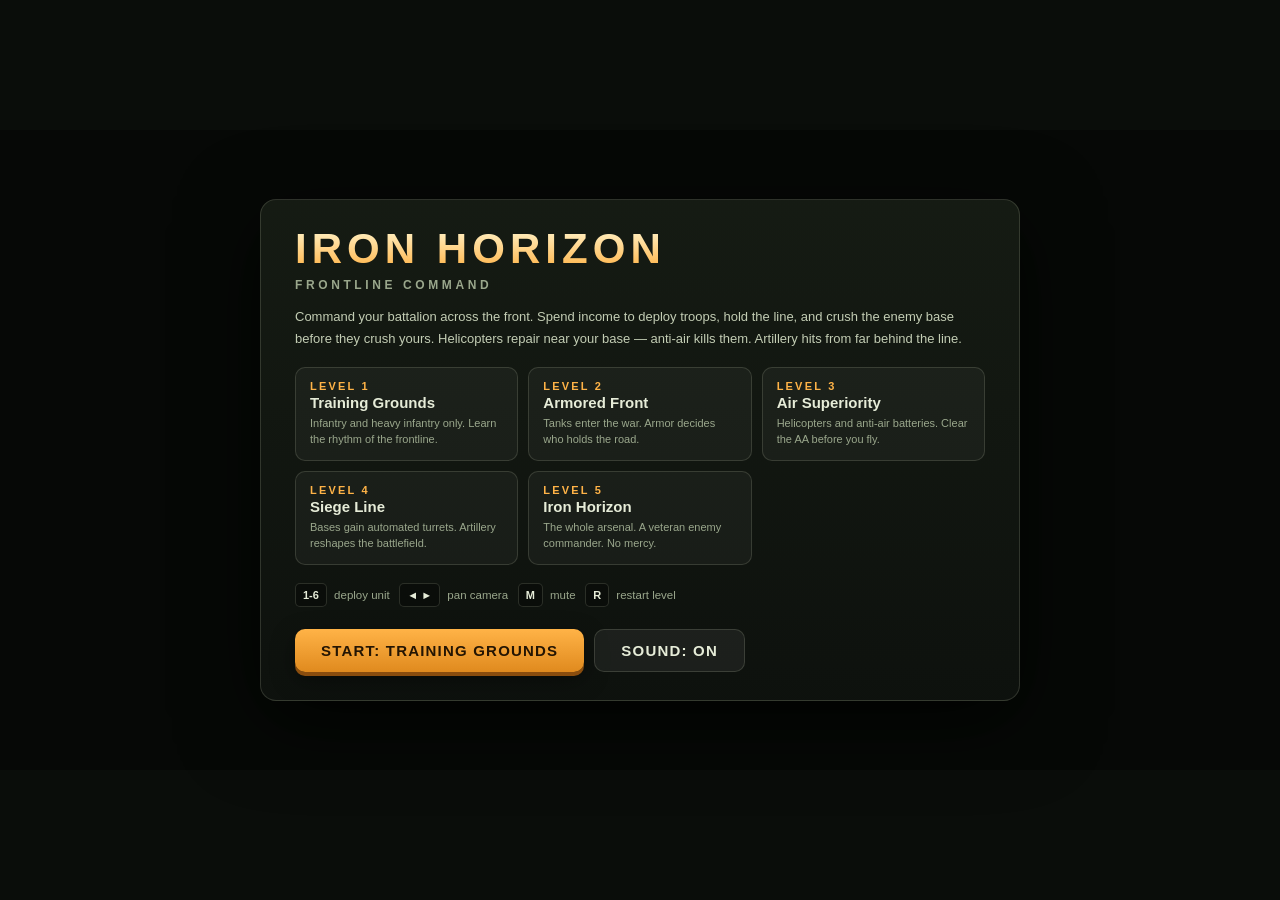
<file: iron-horizon.html>
<!DOCTYPE html>
<html lang="en">
<head>
<meta charset="utf-8">
<meta name="viewport" content="width=device-width, initial-scale=1">
<title>IRON HORIZON — Frontline Command</title>
<style>
  :root{
    --panel: rgba(14,18,14,.82);
    --line: rgba(214,224,190,.16);
    --ink: #e6ecd8;
    --dim: #9aa78c;
    --amber: #ffb347;
    --red: #ff5a4d;
    --green: #9fd06a;
  }
  *{ margin:0; padding:0; box-sizing:border-box; }
  html,body{ height:100%; overflow:hidden; background:#0a0d0a; }
  body{
    font-family:-apple-system, BlinkMacSystemFont, "Segoe UI", Roboto, Arial, sans-serif;
    color:var(--ink);
    display:flex; align-items:center; justify-content:center;
    user-select:none;
  }
  #wrap{ position:relative; }
  canvas#view{ display:block; background:#000; }

  .hud{
    position:absolute; z-index:5;
    background:var(--panel);
    border:1px solid var(--line);
    border-radius:10px;
    backdrop-filter:blur(8px);
    -webkit-backdrop-filter:blur(8px);
    box-shadow:0 6px 24px rgba(0,0,0,.4);
  }
  #topbar{
    top:10px; left:10px; right:10px;
    display:flex; align-items:center; gap:14px;
    padding:8px 14px;
    pointer-events:none;
  }
  #topbar > *{ pointer-events:auto; }
  #money{
    font-size:24px; font-weight:800; letter-spacing:.02em;
    color:#ffe9b0; font-variant-numeric:tabular-nums;
    text-shadow:0 2px 6px rgba(0,0,0,.6);
    min-width:150px;
  }
  #money small{ display:block; font-size:10px; font-weight:600; color:var(--dim); letter-spacing:.12em; }
  #levelName{
    font-size:12px; font-weight:700; letter-spacing:.22em; text-transform:uppercase;
    color:var(--dim);
    white-space:nowrap;
  }
  #basebars{ flex:1; display:flex; align-items:center; gap:10px; max-width:520px; margin:0 auto; }
  .bb{ flex:1; }
  .bb label{ font-size:9px; letter-spacing:.18em; color:var(--dim); font-weight:700; display:block; margin-bottom:3px; }
  .bb .track{ height:10px; background:rgba(0,0,0,.5); border:1px solid var(--line); border-radius:5px; overflow:hidden; }
  .bb .fill{ height:100%; transition:width .2s; }
  #pfill{ background:linear-gradient(90deg,#5d8a3f,#9fd06a); width:100%; }
  #efill{ background:linear-gradient(90deg,#a03d33,#ff5a4d); width:100%; margin-left:auto; }
  #ebarside{ text-align:right; }
  .iconbtn{
    appearance:none; border:1px solid var(--line); background:rgba(255,255,255,.05);
    color:var(--ink); border-radius:8px; width:34px; height:34px; font-size:16px;
    cursor:pointer; display:flex; align-items:center; justify-content:center;
    transition:background .15s;
  }
  .iconbtn:hover{ background:rgba(255,255,255,.14); }
  #btnrow{ display:flex; gap:6px; }

  #unitbar{
    bottom:10px; left:50%; transform:translateX(-50%);
    display:flex; gap:8px; padding:8px 10px;
  }
  .ubtn{
    appearance:none; border:1px solid var(--line); background:rgba(255,255,255,.04);
    border-radius:9px; padding:6px 8px 5px; cursor:pointer; width:96px;
    display:flex; flex-direction:column; align-items:center; gap:2px;
    color:var(--ink); font-family:inherit; position:relative;
    transition:background .12s, border-color .12s, transform .06s;
  }
  .ubtn:hover{ background:rgba(255,255,255,.1); border-color:rgba(255,255,255,.3); }
  .ubtn:active{ transform:translateY(1px); }
  .ubtn.disabled{ opacity:.42; cursor:default; }
  .ubtn.disabled:hover{ background:rgba(255,255,255,.04); border-color:var(--line); }
  .ubtn canvas{ display:block; }
  .ubtn .uname{ font-size:10px; font-weight:700; letter-spacing:.05em; text-transform:uppercase; }
  .ubtn .ucost{ font-size:11px; font-weight:800; color:#ffe9b0; font-variant-numeric:tabular-nums; }
  .ubtn .ukey{
    position:absolute; top:3px; left:4px; font-size:9px; font-weight:800; color:var(--dim);
    border:1px solid var(--line); border-radius:4px; padding:0 4px; line-height:13px;
  }
  .ubtn .tip{
    position:absolute; bottom:calc(100% + 8px); left:50%; transform:translateX(-50%);
    width:158px; background:var(--panel); border:1px solid var(--line); border-radius:8px;
    padding:8px 10px; font-size:10.5px; line-height:1.5; color:var(--ink);
    opacity:0; pointer-events:none; transition:opacity .12s; z-index:20;
  }
  .ubtn:hover .tip{ opacity:1; }
  .tip b{ color:var(--amber); }

  #toasts{
    position:absolute; top:64px; left:50%; transform:translateX(-50%);
    display:flex; flex-direction:column; align-items:center; gap:6px;
    z-index:6; pointer-events:none;
  }
  .toast{
    background:rgba(20,14,10,.85); border:1px solid rgba(255,179,71,.4);
    color:#ffd9a0; font-size:12.5px; font-weight:700; letter-spacing:.04em;
    padding:7px 16px; border-radius:8px;
    animation:toastin .25s ease-out;
    box-shadow:0 4px 18px rgba(0,0,0,.5);
  }
  .toast.bad{ border-color:rgba(255,90,77,.5); color:#ffb0a8; }
  @keyframes toastin{ from{ opacity:0; transform:translateY(-8px); } to{ opacity:1; transform:none; } }

  #overlay{
    position:absolute; inset:0; z-index:10;
    background:rgba(6,9,6,.88);
    display:flex; align-items:center; justify-content:center;
    backdrop-filter:blur(6px);
    -webkit-backdrop-filter:blur(6px);
  }
  #overlay.hidden{ display:none; }
  .panel{
    width:min(760px, 94%); max-height:94%; overflow-y:auto;
    background:linear-gradient(180deg, rgba(22,28,20,.96), rgba(14,18,14,.96));
    border:1px solid var(--line); border-radius:16px;
    padding:28px 34px;
    box-shadow:0 20px 80px rgba(0,0,0,.7);
  }
  .panel h1{
    font-size:42px; font-weight:900; letter-spacing:.12em;
    background:linear-gradient(180deg,#fff2c8,#ffb347);
    -webkit-background-clip:text; background-clip:text; -webkit-text-fill-color:transparent;
    line-height:1;
  }
  .panel .sub{ font-size:12px; letter-spacing:.3em; text-transform:uppercase; color:var(--dim); margin-top:8px; font-weight:700; }
  .panel p.desc{ font-size:13px; line-height:1.65; color:#c3cdb4; margin-top:14px; }
  .lvlgrid{ display:grid; grid-template-columns:repeat(auto-fit,minmax(215px,1fr)); gap:10px; margin-top:18px; }
  .lvlbtn{
    appearance:none; text-align:left; cursor:pointer; font-family:inherit;
    background:rgba(255,255,255,.04); border:1px solid var(--line); border-radius:10px;
    padding:12px 14px; color:var(--ink);
    transition:background .15s, border-color .15s;
  }
  .lvlbtn:hover{ background:rgba(255,255,255,.1); border-color:rgba(255,179,71,.5); }
  .lvlbtn .ln{ font-size:11px; font-weight:800; letter-spacing:.2em; color:var(--amber); }
  .lvlbtn .lt{ font-size:15px; font-weight:800; margin-top:2px; }
  .lvlbtn .ld{ font-size:11px; color:var(--dim); margin-top:5px; line-height:1.45; }
  .keys{ margin-top:18px; font-size:11.5px; color:var(--dim); line-height:2; }
  .keys b{
    display:inline-block; border:1px solid var(--line); border-radius:5px;
    padding:0 7px; margin-right:4px; font-size:11px; color:var(--ink); background:rgba(0,0,0,.3);
  }
  .bigbtnrow{ display:flex; gap:10px; margin-top:22px; flex-wrap:wrap; }
  .bigbtn{
    appearance:none; cursor:pointer; font-family:inherit;
    background:linear-gradient(180deg,#ffb347,#e08a1e); color:#241503;
    border:none; border-radius:10px; padding:12px 26px;
    font-size:15px; font-weight:900; letter-spacing:.08em; text-transform:uppercase;
    box-shadow:0 4px 0 #8a4d0e, 0 8px 24px rgba(0,0,0,.4);
    transition:transform .08s, box-shadow .08s;
  }
  .bigbtn:hover{ transform:translateY(-1px); }
  .bigbtn:active{ transform:translateY(2px); box-shadow:0 2px 0 #8a4d0e; }
  .bigbtn.ghost{
    background:rgba(255,255,255,.06); color:var(--ink);
    border:1px solid var(--line); box-shadow:none;
  }
  .resulticon{ font-size:52px; line-height:1; margin-bottom:6px; }
  .statsgrid{ display:grid; grid-template-columns:repeat(4,1fr); gap:8px; margin-top:18px; }
  .stat{ background:rgba(0,0,0,.3); border:1px solid var(--line); border-radius:9px; padding:10px; text-align:center; }
  .stat .sv{ font-size:20px; font-weight:900; color:#ffe9b0; font-variant-numeric:tabular-nums; }
  .stat .sl{ font-size:9px; letter-spacing:.16em; color:var(--dim); font-weight:700; margin-top:3px; text-transform:uppercase; }
  @media (max-width:760px){
    #money{ font-size:18px; min-width:110px; }
    .ubtn{ width:78px; }
    .ubtn .tip{ display:none; }
    .statsgrid{ grid-template-columns:repeat(2,1fr); }
  }
</style>
</head>
<body>
<div id="wrap">
  <canvas id="view" width="1280" height="640"></canvas>

  <div id="topbar" class="hud" style="display:none">
    <div id="money">$0<small>+<span id="income">8</span>/SEC</small></div>
    <div id="levelName">LEVEL 1</div>
    <div id="basebars">
      <div class="bb"><label>YOUR BASE</label><div class="track"><div class="fill" id="pfill"></div></div></div>
      <div class="bb" id="ebarside"><label style="text-align:right">ENEMY BASE</label><div class="track"><div class="fill" id="efill"></div></div></div>
    </div>
    <div id="btnrow">
      <button class="iconbtn" id="muteBtn" title="Mute (M)">&#9834;</button>
      <button class="iconbtn" id="restartBtn" title="Restart level (R)">&#8635;</button>
      <button class="iconbtn" id="menuBtn" title="Main menu">&#9776;</button>
    </div>
  </div>

  <div id="unitbar" class="hud" style="display:none"></div>
  <div id="toasts"></div>
  <div id="overlay"></div>
</div>

<script>
(() => {
"use strict";

const VW = 1280, VH = 640;
const TAU = Math.PI * 2;
const GROUND_Y = 520;
const cv = document.getElementById("view");
const ctx = cv.getContext("2d");

const clamp = (v,a,b) => v<a?a:(v>b?b:v);
const lerp = (a,b,t) => a+(b-a)*t;
const rand = (a,b) => a+Math.random()*(b-a);
const dist = (x1,y1,x2,y2) => Math.hypot(x2-x1, y2-y1);
const smoothstep = (a,b,t) => { t = clamp((t-a)/(b-a),0,1); return t*t*(3-2*t); };

function mulberry32(s){
  return function(){
    s |= 0; s = s + 0x6D2B79F5 | 0;
    let t = Math.imul(s ^ s >>> 15, 1 | s);
    t = t + Math.imul(t ^ t >>> 7, 61 | t) ^ t;
    return ((t ^ t >>> 14) >>> 0) / 4294967296;
  };
}

function rr(c, x, y, w, h, r){
  r = Math.min(r, w/2, h/2);
  c.beginPath();
  c.moveTo(x+r, y);
  c.arcTo(x+w, y, x+w, y+h, r);
  c.arcTo(x+w, y+h, x, y+h, r);
  c.arcTo(x, y+h, x, y, r);
  c.arcTo(x, y, x+w, y, r);
  c.closePath();
}

const TEAM_COLORS = [
  { torso:"#5f7d42", dark:"#41552c", pants:"#3c4f28", helmet:"#4a6231", skin:"#e8b98a", accent:"#8fd0ff", track:"#23262a", metal:"#3a3f45" },
  { torso:"#a63e32", dark:"#77291f", pants:"#5e211a", helmet:"#8a3229", skin:"#e8b98a", accent:"#ffd27a", track:"#23262a", metal:"#3a3f45" }
];

const UNIT_DEFS = {
  infantry: {
    name:"Infantry", cost:100, hp:40, speed:62, range:95, dmg:7, rof:1.6,
    proj:"bullet", detect:250, w:16, h:26, key:"1",
    desc:"Cheap and fast. Good vs light defenses."
  },
  heavy: {
    name:"Heavy Infantry", cost:250, hp:110, speed:44, range:115, dmg:14, rof:1.0,
    proj:"bullet", detect:270, w:18, h:30, key:"2",
    desc:"Armored rifleman. Soaks damage, hits hard."
  },
  tank: {
    name:"Tank", cost:500, hp:280, speed:30, range:230, dmg:32, rof:0.55,
    proj:"shell", detect:320, w:40, h:28, key:"3",
    desc:"Armored cannon. Crushes ground units and bases."
  },
  heli: {
    name:"Helicopter", cost:800, hp:160, speed:95, range:195, dmg:20, rof:0.7,
    proj:"rocket", detect:340, w:52, h:30, key:"4", fly:true, altitude:128,
    desc:"Flies over everything. Fragile vs anti-air. Repairs near your base."
  },
  aa: {
    name:"Anti-Air", cost:300, hp:90, speed:36, range:175, dmg:12, rof:2.2,
    proj:"aa", detect:330, w:30, h:20, key:"5", antiAir:true,
    desc:"Twin autocannons. The helicopter's nightmare."
  },
  arty: {
    name:"Artillery", cost:600, hp:80, speed:26, range:430, dmg:26, rof:0.4,
    proj:"arty", detect:470, w:36, h:28, key:"6", splash:48,
    desc:"Long-range arcing shells with splash damage. Keep it back."
  }
};
const UNIT_ORDER = ["infantry","heavy","tank","heli","aa","arty"];

const PALETTES = [
  { skyT:"#6fb2e0", skyB:"#dceef2", sun:"#fff6c0", mtn:"#8fa8bd", hill:"#6a9159", hill2:"#4f7345", ground:"#7c6a4d", grass:"#5d8a4a", cloud:"rgba(255,255,255,.9)", road:"#8d7a58" },
  { skyT:"#5f9ecb", skyB:"#d9e6d4", sun:"#fff0a8", mtn:"#7d94a8", hill:"#66874f", hill2:"#4a6840", ground:"#77654a", grass:"#557f43", cloud:"rgba(255,255,255,.85)", road:"#877453" },
  { skyT:"#5a5f8f", skyB:"#e8b98a", sun:"#ffcf7a", mtn:"#6d6f92", hill:"#5d7a4e", hill2:"#455f3b", ground:"#6f5f46", grass:"#4f7040", cloud:"rgba(255,220,190,.7)", road:"#7d6c4e" },
  { skyT:"#3c4454", skyB:"#8a93a3", sun:"#cfd6e4", mtn:"#525c6e", hill:"#4c5f46", hill2:"#3a4a36", ground:"#5f5546", grass:"#465c3c", cloud:"rgba(200,206,220,.5)", road:"#6e6350" },
  { skyT:"#7a4a52", skyB:"#f2a05a", sun:"#ff9a4d", mtn:"#6e5468", hill:"#5d6b46", hill2:"#465234", ground:"#6e5a44", grass:"#54713f", cloud:"rgba(255,200,160,.6)", road:"#7c684a" }
];

const LEVELS = [
  {
    name:"Training Grounds", width:2600, baseHp:700, seed:11,
    unlock:["infantry","heavy"],
    enemy:{ income:6.5, react:2.6, aggression:0.55, incomeStart:350 },
    desc:"Infantry and heavy infantry only. Learn the rhythm of the frontline."
  },
  {
    name:"Armored Front", width:3000, baseHp:850, seed:22,
    unlock:["infantry","heavy","tank"],
    enemy:{ income:7.5, react:2.2, aggression:0.65, incomeStart:400 },
    desc:"Tanks enter the war. Armor decides who holds the road."
  },
  {
    name:"Air Superiority", width:3400, baseHp:950, seed:33,
    unlock:["infantry","heavy","tank","heli","aa"],
    enemy:{ income:8.5, react:1.9, aggression:0.75, incomeStart:450 },
    desc:"Helicopters and anti-air batteries. Clear the AA before you fly."
  },
  {
    name:"Siege Line", width:3800, baseHp:1100, seed:44,
    unlock:["infantry","heavy","tank","heli","aa","arty"],
    enemy:{ income:9.5, react:1.6, aggression:0.85, incomeStart:500 },
    turrets:true,
    desc:"Bases gain automated turrets. Artillery reshapes the battlefield."
  },
  {
    name:"Iron Horizon", width:4400, baseHp:1300, seed:55,
    unlock:["infantry","heavy","tank","heli","aa","arty"],
    enemy:{ income:11, react:1.25, aggression:1.0, incomeStart:600 },
    turrets:true,
    desc:"The whole arsenal. A veteran enemy commander. No mercy."
  }
];

/* AUDIO */

const AudioMgr = {
  ctx:null, master:null, muted:false,
  ensure(){
    if(!this.ctx){
      const AC = window.AudioContext || window.webkitAudioContext;
      if(!AC) return false;
      this.ctx = new AC();
      this.master = this.ctx.createGain();
      this.master.gain.value = 0.45;
      this.master.connect(this.ctx.destination);
    }
    if(this.ctx.state === "suspended") this.ctx.resume();
    return true;
  },
  toggle(){ this.muted = !this.muted; if(this.master) this.master.gain.value = this.muted ? 0 : 0.45; return this.muted; },
  env(t0, a, d, peak=1){
    const g = this.ctx.createGain();
    g.gain.setValueAtTime(0.0001, t0);
    g.gain.linearRampToValueAtTime(peak, t0+a);
    g.gain.exponentialRampToValueAtTime(0.0001, t0+a+d);
    g.connect(this.master);
    return g;
  },
  noiseBuf(dur){
    const n = Math.max(1, Math.floor(this.ctx.sampleRate*dur));
    const b = this.ctx.createBuffer(1, n, this.ctx.sampleRate);
    const d = b.getChannelData(0);
    for(let i=0;i<n;i++) d[i] = Math.random()*2-1;
    return b;
  },
  play(name, opt={}){
    if(!this.ensure() || this.muted) return;
    const t = this.ctx.currentTime;
    const vol = opt.vol ?? 1;
    switch(name){
      case "click": {
        const o = this.ctx.createOscillator(); o.type="square";
        o.frequency.setValueAtTime(700, t);
        o.frequency.exponentialRampToValueAtTime(400, t+0.05);
        o.connect(this.env(t, 0.005, 0.06, 0.12*vol));
        o.start(t); o.stop(t+0.08);
        break;
      }
      case "deploy": {
        const s = this.ctx.createBufferSource(); s.buffer = this.noiseBuf(0.25);
        const f = this.ctx.createBiquadFilter(); f.type="bandpass"; f.Q.value=1.2;
        f.frequency.setValueAtTime(300, t);
        f.frequency.exponentialRampToValueAtTime(1400, t+0.2);
        s.connect(f); f.connect(this.env(t, 0.02, 0.22, 0.2*vol));
        s.start(t);
        break;
      }
      case "shot": {
        const s = this.ctx.createBufferSource(); s.buffer = this.noiseBuf(0.07);
        const f = this.ctx.createBiquadFilter(); f.type="highpass"; f.frequency.value=900;
        s.connect(f); f.connect(this.env(t, 0.002, 0.06, 0.22*vol));
        s.start(t);
        const o = this.ctx.createOscillator(); o.type="triangle";
        o.frequency.setValueAtTime(220, t);
        o.frequency.exponentialRampToValueAtTime(70, t+0.05);
        o.connect(this.env(t, 0.002, 0.05, 0.1*vol));
        o.start(t); o.stop(t+0.07);
        break;
      }
      case "heavyShot": {
        const s = this.ctx.createBufferSource(); s.buffer = this.noiseBuf(0.1);
        const f = this.ctx.createBiquadFilter(); f.type="bandpass"; f.frequency.value=600; f.Q.value=0.8;
        s.connect(f); f.connect(this.env(t, 0.002, 0.09, 0.3*vol));
        s.start(t);
        const o = this.ctx.createOscillator(); o.type="square";
        o.frequency.setValueAtTime(140, t);
        o.frequency.exponentialRampToValueAtTime(50, t+0.08);
        o.connect(this.env(t, 0.002, 0.08, 0.14*vol));
        o.start(t); o.stop(t+0.1);
        break;
      }
      case "tankShot": {
        const o = this.ctx.createOscillator(); o.type="sine";
        o.frequency.setValueAtTime(120, t);
        o.frequency.exponentialRampToValueAtTime(35, t+0.22);
        o.connect(this.env(t, 0.003, 0.22, 0.4*vol));
        o.start(t); o.stop(t+0.25);
        const s = this.ctx.createBufferSource(); s.buffer = this.noiseBuf(0.15);
        const f = this.ctx.createBiquadFilter(); f.type="lowpass"; f.frequency.value=500;
        s.connect(f); f.connect(this.env(t, 0.003, 0.14, 0.3*vol));
        s.start(t);
        break;
      }
      case "rocket": {
        const s = this.ctx.createBufferSource(); s.buffer = this.noiseBuf(0.3);
        const f = this.ctx.createBiquadFilter(); f.type="bandpass"; f.Q.value=2;
        f.frequency.setValueAtTime(900, t);
        f.frequency.exponentialRampToValueAtTime(250, t+0.3);
        s.connect(f); f.connect(this.env(t, 0.01, 0.28, 0.16*vol));
        s.start(t);
        break;
      }
      case "aaShot": {
        const s = this.ctx.createBufferSource(); s.buffer = this.noiseBuf(0.05);
        const f = this.ctx.createBiquadFilter(); f.type="highpass"; f.frequency.value=1400;
        s.connect(f); f.connect(this.env(t, 0.001, 0.045, 0.16*vol));
        s.start(t);
        break;
      }
      case "artyShot": {
        const o = this.ctx.createOscillator(); o.type="sine";
        o.frequency.setValueAtTime(90, t);
        o.frequency.exponentialRampToValueAtTime(30, t+0.3);
        o.connect(this.env(t, 0.005, 0.3, 0.4*vol));
        o.start(t); o.stop(t+0.32);
        const s = this.ctx.createBufferSource(); s.buffer = this.noiseBuf(0.4);
        const f = this.ctx.createBiquadFilter(); f.type="bandpass"; f.frequency.value=400; f.Q.value=1;
        s.connect(f); f.connect(this.env(t, 0.02, 0.35, 0.14*vol));
        s.start(t);
        break;
      }
      case "explosion": {
        const size = opt.size ?? 1;
        const dur = 0.35 + size*0.25;
        const s = this.ctx.createBufferSource(); s.buffer = this.noiseBuf(dur);
        const f = this.ctx.createBiquadFilter(); f.type="lowpass";
        f.frequency.setValueAtTime(900, t);
        f.frequency.exponentialRampToValueAtTime(80, t+dur);
        s.connect(f); f.connect(this.env(t, 0.004, dur, 0.5*vol*Math.min(1.4, size)));
        s.start(t);
        const o = this.ctx.createOscillator(); o.type="sine";
        o.frequency.setValueAtTime(70, t);
        o.frequency.exponentialRampToValueAtTime(25, t+dur*0.8);
        o.connect(this.env(t, 0.005, dur*0.8, 0.4*vol*Math.min(1.4, size)));
        o.start(t); o.stop(t+dur);
        break;
      }
      case "hit": {
        const o = this.ctx.createOscillator(); o.type="square";
        o.frequency.setValueAtTime(1100, t);
        o.frequency.exponentialRampToValueAtTime(500, t+0.03);
        o.connect(this.env(t, 0.001, 0.03, 0.06*vol));
        o.start(t); o.stop(t+0.04);
        break;
      }
      case "heliTick": {
        const s = this.ctx.createBufferSource(); s.buffer = this.noiseBuf(0.04);
        const f = this.ctx.createBiquadFilter(); f.type="lowpass"; f.frequency.value=320;
        s.connect(f); f.connect(this.env(t, 0.002, 0.035, 0.09*vol));
        s.start(t);
        break;
      }
      case "win": {
        const notes = [523, 659, 784, 1047];
        notes.forEach((n,i) => {
          const o = this.ctx.createOscillator(); o.type="square";
          o.frequency.value = n;
          o.connect(this.env(t+i*0.13, 0.01, 0.22, 0.14));
          o.start(t+i*0.13); o.stop(t+i*0.13+0.24);
        });
        break;
      }
      case "lose": {
        const notes = [392, 330, 262, 196];
        notes.forEach((n,i) => {
          const o = this.ctx.createOscillator(); o.type="sawtooth";
          o.frequency.value = n;
          o.connect(this.env(t+i*0.18, 0.01, 0.3, 0.1));
          o.start(t+i*0.18); o.stop(t+i*0.18+0.32);
        });
        break;
      }
    }
  }
};

/* TERRAIN */

class Terrain {
  constructor(width, seed){
    this.width = width;
    const r = mulberry32(seed);
    this.h1 = r()*TAU; this.h2 = r()*TAU; this.h3 = r()*TAU;
    this.a1 = 13 + r()*9; this.a2 = 8 + r()*7; this.a3 = 4 + r()*3;
    this.w1 = 0.0019 + r()*0.0009; this.w2 = 0.0048 + r()*0.0018; this.w3 = 0.011 + r()*0.004;
  }
  groundY(x){
    let y = GROUND_Y
      + Math.sin(x*this.w1 + this.h1)*this.a1
      + Math.sin(x*this.w2 + this.h2)*this.a2
      + Math.sin(x*this.w3 + this.h3)*this.a3;
    const flat = (bx) => {
      const d = Math.abs(x - bx);
      if(d < 280) y = lerp(GROUND_Y, y, smoothstep(0, 280, d));
    };
    flat(220);
    flat(this.width - 220);
    return y;
  }
}

/* CAMERA */

class Camera {
  constructor(width){
    this.width = width;
    this.x = 0; this.tx = 0;
    this.manualTimer = 0;
  }
  update(dt, game){
    if(this.manualTimer > 0){
      this.manualTimer -= dt;
    } else {
      let pf = game.bases[0].x, ef = game.bases[1].x;
      for(const u of game.units){
        if(u.team === 0) pf = Math.max(pf, u.x);
        else ef = Math.min(ef, u.x);
      }
      const front = (pf + ef) / 2;
      this.tx = clamp(front - VW/2, 0, this.width - VW);
    }
    const k = 1 - Math.pow(0.004, dt);
    this.x = lerp(this.x, this.tx, k);
    this.x = clamp(this.x, 0, Math.max(0, this.width - VW));
  }
  pan(dx){
    this.x = clamp(this.x + dx, 0, Math.max(0, this.width - VW));
    this.manualTimer = 4;
  }
}

/* FX */

function addFx(game, fx){
  if(game.fx.length > 520) game.fx.splice(0, 40);
  game.fx.push(fx);
}

function spawnMuzzle(game, x, y, dir, big){
  addFx(game, { type:"muzzle", x, y, dir, life:0.06, max:0.06, size: big?9:6 });
}

function spawnSparks(game, x, y, n, col){
  for(let i=0;i<n;i++){
    const a = rand(0,TAU), sp = rand(40, 220);
    addFx(game, { type:"spark", x, y, vx:Math.cos(a)*sp, vy:Math.sin(a)*sp - 60, life:rand(0.15,0.4), max:0.4, size:rand(1,2.5), col: col || "#ffd27a" });
  }
}

function spawnSmoke(game, x, y, n, big){
  for(let i=0;i<n;i++){
    addFx(game, {
      type:"smoke", x:x+rand(-6,6), y:y+rand(-4,4),
      vx:rand(-12,12), vy:rand(-42,-18),
      life:rand(0.7, big?2.2:1.4), max:big?2.2:1.4,
      size:rand(4, big?14:8), grow:rand(8,18)
    });
  }
}

function spawnExplosion(game, x, y, size){
  addFx(game, { type:"flash", x, y, life:0.1, max:0.1, size: 14*size });
  addFx(game, { type:"ring", x, y, life:0.3, max:0.3, size: 8, grow: 90*size });
  spawnSparks(game, x, y, Math.floor(8*size + 4));
  spawnSmoke(game, x, y, Math.floor(5*size + 2), size >= 2);
  const gy = game.terrain.groundY(x);
  if(size >= 2 && y > gy - 90){
    game.craters.push({ x, y:gy, r: 10 + size*7 });
    if(game.craters.length > 40) game.craters.shift();
  }
  AudioMgr.play("explosion", { size, vol: clamp(1.6 - Math.abs(x - game.camera.x - VW/2)/900, 0.2, 1) });
}

function spawnDeath(game, u){
  const gy = game.terrain.groundY(u.x);
  if(u.type === "heli"){
    addFx(game, { type:"heliFall", x:u.x, y:u.y, vx:u.dir*20, vy:30, rot:0, vr:rand(3,6)*(Math.random()<0.5?-1:1), life:3, max:3, team:u.team });
    return;
  }
  const size = u.type === "tank" ? 2.4 : (u.type === "arty" || u.type === "aa" ? 1.8 : 0.9);
  spawnExplosion(game, u.x, u.y - 12, size);
  if(u.type === "infantry" || u.type === "heavy"){
    addFx(game, { type:"corpse", x:u.x, y:gy, vy:0, rot:0, vr:rand(4,8)*(Math.random()<0.5?-1:1), life:1.6, max:1.6, team:u.team, heavy:u.type==="heavy" });
  } else {
    addFx(game, { type:"wreck", x:u.x, y:gy, life:5, max:5, emit:0, team:u.team, kind:u.type });
  }
}

function spawnText(game, x, y, txt, col){
  addFx(game, { type:"text", x, y, txt, col, life:1.1, max:1.1, vy:-34 });
}

function updateFx(game, dt){
  for(let i = game.fx.length-1; i >= 0; i--){
    const f = game.fx[i];
    f.life -= dt;
    if(f.life <= 0){ game.fx.splice(i,1); continue; }
    switch(f.type){
      case "spark":
        f.vy += 500*dt; f.x += f.vx*dt; f.y += f.vy*dt;
        if(f.y > game.terrain.groundY(f.x)){ f.y = game.terrain.groundY(f.x); f.vy *= -0.4; f.vx *= 0.6; }
        break;
      case "smoke":
        f.x += f.vx*dt; f.y += f.vy*dt; f.size += f.grow*dt;
        break;
      case "corpse":
        f.vy += 900*dt; f.y += f.vy*dt; f.rot += f.vr*dt;
        if(f.y > game.terrain.groundY(f.x)){ f.y = game.terrain.groundY(f.x); f.vy = 0; f.vr *= 0.8; }
        break;
      case "heliFall":
        f.vy += 260*dt; f.x += f.vx*dt; f.y += f.vy*dt; f.rot += f.vr*dt;
        if(f.y >= game.terrain.groundY(f.x) - 6){
          f.y = game.terrain.groundY(f.x) - 6;
          spawnExplosion(game, f.x, f.y, 2.6);
          addFx(game, { type:"wreck", x:f.x, y:game.terrain.groundY(f.x), life:6, max:6, emit:0, team:f.team, kind:"heli" });
          f.life = 0;
        }
        break;
      case "wreck":
        f.emit -= dt;
        if(f.emit <= 0){
          f.emit = 0.14;
          addFx(game, { type:"smoke", x:f.x+rand(-5,5), y:f.y-8, vx:rand(-6,6), vy:rand(-34,-20), life:rand(0.8,1.6), max:1.6, size:rand(3,7), grow:rand(6,12) });
          if(Math.random() < 0.3) spawnSparks(game, f.x+rand(-4,4), f.y-10, 1, "#ff9a4d");
        }
        break;
      case "text":
        f.y += f.vy*dt;
        break;
    }
  }
}

/* PROJECTILES */

const PROJ_DEFS = {
  bullet: { speed:520, r:2.5, homing:false, g:0 },
  shell:  { speed:380, r:4,   homing:false, g:0 },
  rocket: { speed:310, r:4,   homing:true,  g:0 },
  aa:     { speed:470, r:2.5, homing:false, g:0 },
  arty:   { speed:260, r:5,   homing:false, g:340 }
};

class Projectile {
  constructor(o){
    Object.assign(this, o);
    this.dead = false;
    this.life = 4;
  }
  update(dt, game){
    this.life -= dt;
    if(this.life <= 0){ this.explodeAt(game, this.x, this.y); return; }
    if(this.homing && this.target && !this.target.dead){
      const cur = Math.atan2(this.vy, this.vx);
      const want = Math.atan2(this.target.y - this.target.h*0.5 - this.y, this.target.x - this.x);
      let d = want - cur;
      while(d > Math.PI) d -= TAU;
      while(d < -Math.PI) d += TAU;
      const turn = clamp(d, -5*dt, 5*dt);
      const sp = Math.hypot(this.vx, this.vy);
      const a = cur + turn;
      this.vx = Math.cos(a)*sp; this.vy = Math.sin(a)*sp;
    }
    if(this.g) this.vy += this.g*dt;
    this.x += this.vx*dt;
    this.y += this.vy*dt;

    if(this.type === "arty" && this.y >= game.terrain.groundY(this.x)){
      this.explodeAt(game, this.x, game.terrain.groundY(this.x));
      return;
    }

    const r = PROJ_DEFS[this.type].r;
    for(const e of game.units){
      if(e.team === this.team || e.dead) continue;
      const ty = e.y - e.h*0.5;
      if(Math.abs(e.x - this.x) < e.w*0.5 + r && Math.abs(ty - this.y) < e.h*0.55 + r){
        this.hitUnit(game, e);
        return;
      }
    }
    for(const b of game.bases){
      if(b.team === this.team || b.hp <= 0) continue;
      const gy = game.terrain.groundY(b.x);
      if(Math.abs(b.x - this.x) < 78 && this.y > gy - 88 && this.y < gy + 10){
        this.hitBase(game, b);
        return;
      }
    }
    if(this.x < -50 || this.x > game.terrain.width + 50 || this.y > VH + 60) this.dead = true;
  }
  hitUnit(game, e){
    this.dead = true;
    e.hit(this.dmg, game, this.team);
    spawnSparks(game, this.x, this.y, 4);
    if(this.type === "shell" || this.type === "rocket"){
      spawnExplosion(game, this.x, this.y, this.type === "rocket" ? 1.2 : 0.9);
    }
    AudioMgr.play("hit", { vol:0.6 });
  }
  hitBase(game, b){
    this.dead = true;
    b.hit(this.dmg, game);
    spawnSparks(game, this.x, this.y, 6);
    if(this.type === "shell" || this.type === "rocket" || this.type === "arty")
      spawnExplosion(game, this.x, this.y, this.type === "arty" ? 1.6 : 1);
    AudioMgr.play("hit", { vol:0.8 });
  }
  explodeAt(game, x, y){
    this.dead = true;
    if(this.splash){
      spawnExplosion(game, x, y, 1.7);
      for(const e of game.units){
        if(e.team === this.team || e.dead) continue;
        const d = dist(x, y, e.x, e.y - e.h*0.5);
        if(d < this.splash){
          const fall = 1 - (d/this.splash)*0.6;
          e.hit(this.dmg*fall, game, this.team);
        }
      }
      for(const b of game.bases){
        if(b.team === this.team || b.hp <= 0) continue;
        if(Math.abs(b.x - x) < this.splash + 40) b.hit(this.dmg*0.7, game);
      }
    } else {
      spawnExplosion(game, x, y, 0.7);
    }
  }
  draw(c){
    const sx = this.x - c._cam;
    if(sx < -40 || sx > VW + 40) return;
    const sy = this.y;
    switch(this.type){
      case "bullet":
      case "aa": {
        c.strokeStyle = this.type === "aa" ? "#cfe8ff" : "#ffe9b0";
        c.lineWidth = 2;
        c.beginPath();
        c.moveTo(sx, sy);
        c.lineTo(sx - this.vx*0.02, sy - this.vy*0.02);
        c.stroke();
        break;
      }
      case "shell": {
        c.fillStyle = "#3a3f45";
        c.save();
        c.translate(sx, sy);
        c.rotate(Math.atan2(this.vy, this.vx));
        rr(c, -5, -2.5, 10, 5, 2.5);
        c.fill();
        c.restore();
        break;
      }
      case "rocket": {
        c.save();
        c.translate(sx, sy);
        c.rotate(Math.atan2(this.vy, this.vx));
        c.fillStyle = "#555b63";
        rr(c, -7, -2.5, 11, 5, 2);
        c.fill();
        c.fillStyle = "#ff5a4d";
        c.beginPath(); c.arc(5, 0, 2.6, 0, TAU); c.fill();
        c.restore();
        c.fillStyle = "rgba(255,170,90,.5)";
        c.beginPath(); c.arc(sx - Math.cos(Math.atan2(this.vy,this.vx))*9, sy - Math.sin(Math.atan2(this.vy,this.vx))*9, 2.5, 0, TAU); c.fill();
        break;
      }
      case "arty": {
        c.fillStyle = "#2c2f33";
        c.save();
        c.translate(sx, sy);
        c.rotate(Math.atan2(this.vy, this.vx));
        c.beginPath(); c.arc(0, 0, 5, 0, TAU); c.fill();
        c.restore();
        break;
      }
    }
  }
}

/* UNIT */

class Unit {
  constructor(type, team, x, game){
    const def = UNIT_DEFS[type];
    this.type = type;
    this.team = team;
    this.x = x;
    this.def = def;
    this.hp = def.hp;
    this.maxHp = def.hp;
    this.w = def.w; this.h = def.h;
    this.speed = def.speed;
    this.range = def.range;
    this.dmg = def.dmg;
    this.rof = def.rof;
    this.detect = def.detect;
    this.dir = team === 0 ? 1 : -1;
    this.fireCd = rand(0, 0.3);
    this.walkPhase = rand(0, TAU);
    this.rotorPhase = rand(0, TAU);
    this.flash = 0;
    this.recoil = 0;
    this.aaAngle = -0.6;
    this.tilt = 0;
    this.target = null;
    this.state = "advance";
    this.dead = false;
    this.moving = false;
    this.game = game;
    this.y = def.fly ? game.terrain.groundY(x) - def.altitude : game.terrain.groundY(x);
  }
  pickTarget(){
    const game = this.game;
    const enemies = game.units;
    if(this.antiAir){
      let best = null, bd = Infinity;
      for(const e of enemies){
        if(e.team === this.team || e.dead || e.type !== "heli") continue;
        const d = Math.abs(e.x - this.x);
        if(d < this.detect && d < bd){ bd = d; best = e; }
      }
      return best;
    }
    if(this.type === "heli"){
      let ground = null, gd = Infinity, air = null, ad = Infinity;
      for(const e of enemies){
        if(e.team === this.team || e.dead) continue;
        const d = Math.abs(e.x - this.x);
        if(d > this.detect) continue;
        if(e.type === "heli"){ if(d < ad){ ad = d; air = e; } }
        else if(d < gd){ gd = d; ground = e; }
      }
      if(air && ad < 250 && (!ground || ad < gd*0.6)) return air;
      if(ground) return ground;
      if(air) return air;
      return null;
    }
    let best = null, bd = Infinity;
    for(const e of enemies){
      if(e.team === this.team || e.dead) continue;
      const d = Math.abs(e.x - this.x);
      if(d < this.detect && d < bd){ bd = d; best = e; }
    }
    if(best) return best;
    const eb = game.bases[1 - this.team];
    if(Math.abs(eb.x - this.x) < this.detect) return eb;
    return null;
  }
  tryFire(target){
    if(this.fireCd > 0) return;
    this.fireCd = 1/this.rof;
    this.recoil = 1;
    const game = this.game;
    let px, py, tx, ty;
    if(this.type === "heli"){
      px = this.x + this.dir*14; py = this.y + 2;
      tx = target.x; ty = target.y - target.h*0.5;
    } else if(this.type === "aa"){
      px = this.x + Math.cos(this.aaAngle)*12; py = this.y - 12 + Math.sin(this.aaAngle)*12;
      tx = target.x; ty = target.y;
    } else if(this.type === "arty"){
      px = this.x + this.dir*10; py = this.y - 16;
      tx = target.x; ty = target.y - 8;
    } else if(this.type === "tank"){
      px = this.x + this.dir*20; py = this.y - 20;
      tx = target.x; ty = target.y - target.h*0.5;
    } else {
      px = this.x + this.dir*12; py = this.y - 14;
      tx = target.x; ty = target.y - target.h*0.5;
    }
    spawnMuzzle(game, px, py, this.dir, this.type === "tank" || this.type === "arty");

    const pd = PROJ_DEFS[this.def.proj];
    let vx, vy;
    if(this.def.proj === "arty"){
      const D = tx - px;
      const T = clamp(Math.abs(D)/260, 0.85, 1.5);
      vx = D/T;
      vy = ((ty - py) - 0.5*pd.g*T*T)/T;
    } else {
      const lead = pd.homing ? 0 : clamp(dist(px,py,tx,ty)/pd.speed, 0, 0.4);
      const lx = tx + (target.moving ? target.dir*target.speed*lead : 0);
      const a = Math.atan2(ty - py, lx - px);
      vx = Math.cos(a)*pd.speed;
      vy = Math.sin(a)*pd.speed;
    }
    game.projectiles.push(new Projectile({
      type:this.def.proj, team:this.team, x:px, y:py, vx, vy,
      dmg:this.dmg, target: pd.homing ? target : null,
      g: pd.g, splash: this.def.splash || 0
    }));
    const snd = { bullet:"shot", shell:"tankShot", rocket:"rocket", aa:"aaShot", arty:"artyShot" }[this.def.proj];
    AudioMgr.play(snd, { vol: clamp(1.5 - Math.abs(this.x - game.camera.x - VW/2)/900, 0.15, 1) });
  }
  hit(dmg, game, srcTeam){
    if(this.dead) return;
    this.hp -= dmg;
    this.flash = 0.1;
    if(dmg >= 10) spawnText(game, this.x + rand(-6,6), this.y - this.h - 8, Math.round(dmg), "#ffd9a0");
    if(this.hp <= 0){
      this.dead = true;
      game.onUnitKilled(this, srcTeam);
    }
  }
  update(dt){
    const game = this.game;
    this.fireCd -= dt;
    this.flash = Math.max(0, this.flash - dt);
    this.recoil = Math.max(0, this.recoil - dt*5);
    this.rotorPhase += dt*28;

    if(this.target && (this.target.dead || Math.abs(this.target.x - this.x) > this.detect*1.5)){
      this.target = null;
    }
    if(!this.target) this.target = this.pickTarget();

    const t = this.target;
    this.moving = false;

    if(this.type === "heli"){
      const altY = game.terrain.groundY(this.x) - this.def.altitude;
      const prevY = this.y;
      this.y = lerp(this.y, altY, 1 - Math.pow(0.01, dt));
      this.tilt = clamp((this.y - prevY)/Math.max(dt,0.001)*0.002, -0.25, 0.25);

      const ownBase = game.bases[this.team];
      const nearHome = Math.abs(this.x - ownBase.x) < 280;
      if(nearHome && this.hp < this.maxHp) this.hp = Math.min(this.maxHp, this.hp + 7*dt);

      let enemyAA = null;
      for(const e of game.units){
        if(e.team !== this.team && !e.dead && e.type === "aa"){
          const d = Math.abs(e.x - this.x);
          if(d < 420 && (!enemyAA || d < Math.abs(enemyAA.x - this.x))) enemyAA = e;
        }
      }
      if(this.state !== "retreat" && this.hp < this.maxHp*0.4 && enemyAA){
        this.state = "retreat";
        if(this.team === 0) game.toast("Helicopter retreating — anti-air contact!", true);
      }
      if(this.state === "retreat"){
        const hx = ownBase.x + (this.team === 0 ? 140 : -140);
        const dx = hx - this.x;
        if(Math.abs(dx) > 24){
          this.x += Math.sign(dx)*this.speed*1.15*dt;
          this.dir = Math.sign(dx) || this.dir;
          this.moving = true;
        } else {
          this.state = "orbit";
        }
      } else if(this.state === "orbit"){
        this.x += Math.sin(game.time*0.8 + this.walkPhase)*14*dt;
        this.dir = this.team === 0 ? 1 : -1;
      } else if(t){
        const d = Math.abs(t.x - this.x);
        if(d <= this.range){
          this.dir = t.x >= this.x ? 1 : -1;
          this.x += this.dir*8*dt;
          this.tryFire(t);
        } else {
          this.dir = t.x >= this.x ? 1 : -1;
          this.x += this.dir*this.speed*dt;
          this.moving = true;
        }
      } else {
        const eb = game.bases[1 - this.team];
        this.dir = eb.x >= this.x ? 1 : -1;
        this.x += this.dir*this.speed*dt;
        this.moving = true;
      }
    } else {
      this.y = game.terrain.groundY(this.x);
      if(t){
        const d = Math.abs(t.x - this.x);
        if(d <= this.range){
          this.dir = t.x >= this.x ? 1 : -1;
          if(this.type === "aa"){
            const a = Math.atan2(t.y - (this.y - 12), t.x - this.x);
            const local = this.dir === 1 ? a : Math.PI - a;
            this.aaAngle = clamp(local, -1.5, -0.25);
          }
          this.tryFire(t);
        } else {
          this.dir = t.x >= this.x ? 1 : -1;
          this.x += this.dir*this.speed*dt;
          this.moving = true;
        }
      } else {
        const eb = game.bases[1 - this.team];
        this.dir = eb.x >= this.x ? 1 : -1;
        this.x += this.dir*this.speed*dt;
        this.moving = true;
      }
      for(const a of game.units){
        if(a === this || a.team !== this.team || a.dead) continue;
        if(!UNIT_DEFS[a.type].fly){
          const d = a.x - this.x;
          if(Math.abs(d) < 16) this.x -= Math.sign(d)*14*dt;
        }
      }
    }

    if(this.moving) this.walkPhase += dt*(this.type === "heli" ? 10 : 11);
    this.x = clamp(this.x, 60, game.terrain.width - 60);
  }
}

/* BASE */

class Base {
  constructor(team, x, level, game){
    this.team = team;
    this.x = x;
    this.dir = team === 0 ? 1 : -1;
    this.maxHp = level.baseHp;
    this.hp = level.baseHp;
    this.turrets = level.turrets ? { cannon:{ cd:0 }, aa:{ cd:0 } } : null;
    this.flash = 0;
    this.game = game;
  }
  hit(dmg, game){
    if(this.hp <= 0) return;
    this.hp -= dmg;
    this.flash = 0.12;
    if(dmg >= 8) spawnText(game, this.x + rand(-30,30), this.y - 70, Math.round(dmg), "#ff9a8a");
    if(this.hp <= 0){
      this.hp = 0;
      for(let i=0;i<5;i++) spawnExplosion(game, this.x + rand(-60,60), this.y - rand(10,60), rand(1.5,2.6));
      game.onBaseDestroyed(this);
    }
  }
  get y(){ return this.game.terrain.groundY(this.x); }
  update(dt){
    const game = this.game;
    this.flash = Math.max(0, this.flash - dt);
    if(!this.turrets || this.hp <= 0) return;
    const gy = this.y;
    const cannon = this.turrets.cannon, aa = this.turrets.aa;
    cannon.cd -= dt; aa.cd -= dt;

    if(cannon.cd <= 0){
      let best = null, bd = Infinity;
      for(const e of game.units){
        if(e.team === this.team || e.dead || e.type === "heli") continue;
        const d = Math.abs(e.x - this.x);
        if(d < 340 && d < bd){ bd = d; best = e; }
      }
      if(best){
        cannon.cd = 1/0.5;
        const px = this.x + this.dir*14, py = gy - 62;
        spawnMuzzle(game, px, py, this.dir, true);
        const a = Math.atan2((best.y - best.h*0.5) - py, best.x - px);
        const sp = 380;
        game.projectiles.push(new Projectile({ type:"shell", team:this.team, x:px, y:py, vx:Math.cos(a)*sp, vy:Math.sin(a)*sp, dmg:20, target:null, g:0, splash:0 }));
        AudioMgr.play("tankShot", { vol:0.5 });
      }
    }
    if(aa.cd <= 0){
      let best = null, bd = Infinity;
      for(const e of game.units){
        if(e.team === this.team || e.dead || e.type !== "heli") continue;
        const d = Math.abs(e.x - this.x);
        if(d < 290 && d < bd){ bd = d; best = e; }
      }
      if(best){
        aa.cd = 1/2;
        const px = this.x - this.dir*34, py = gy - 58;
        spawnMuzzle(game, px, py, this.dir, false);
        const a = Math.atan2(best.y - py, best.x - px);
        const sp = 470;
        game.projectiles.push(new Projectile({ type:"aa", team:this.team, x:px, y:py, vx:Math.cos(a)*sp, vy:Math.sin(a)*sp, dmg:9, target:null, g:0, splash:0 }));
        AudioMgr.play("aaShot", { vol:0.5 });
      }
    }
  }
  draw(c, game){
    const sx = this.x - game.camera.x;
    const gy = this.y;
    const col = TEAM_COLORS[this.team];
    const d = this.dir;
    c.save();
    c.translate(sx, gy);
    c.scale(d, 1);

    c.fillStyle = "rgba(0,0,0,.2)";
    c.beginPath(); c.ellipse(0, 3, 86, 7, 0, 0, TAU); c.fill();

    c.fillStyle = "#6b6257";
    c.beginPath();
    c.moveTo(-70, 0); c.lineTo(-70, -8); c.lineTo(70, -8); c.lineTo(70, 0);
    c.closePath(); c.fill();

    c.fillStyle = col.torso;
    c.fillRect(-58, -62, 74, 54);
    c.fillStyle = col.dark;
    c.beginPath();
    c.moveTo(-62, -62); c.lineTo(20, -62); c.lineTo(16, -76); c.lineTo(-58, -76);
    c.closePath(); c.fill();
    c.fillStyle = "#3f3a33";
    c.fillRect(-48, -50, 14, 12);
    c.fillRect(-26, -50, 14, 12);
    c.fillRect(-48, -28, 14, 12);
    c.fillRect(2, -28, 16, 20);
    c.fillStyle = "rgba(255,255,255,.14)";
    c.fillRect(-46, -48, 10, 3);
    c.fillRect(-24, -48, 10, 3);

    c.fillStyle = "#575046";
    c.beginPath();
    c.moveTo(26, -8); c.lineTo(26, -34); c.lineTo(64, -34); c.lineTo(64, -8);
    c.closePath(); c.fill();
    c.fillStyle = "#453f37";
    c.beginPath();
    c.moveTo(24, -34); c.lineTo(45, -46); c.lineTo(66, -34);
    c.closePath(); c.fill();
    c.fillStyle = "#332f2a";
    c.beginPath(); c.arc(45, -20, 8, Math.PI, 0); c.fill();

    c.fillStyle = "#8a8378";
    for(let i=0;i<5;i++){
      c.beginPath(); c.ellipse(58 + i*5, -10 - (i%2)*3, 4, 3, 0, 0, TAU); c.fill();
    }

    c.strokeStyle = "#4a443c"; c.lineWidth = 2.5;
    c.beginPath(); c.moveTo(-52, -76); c.lineTo(-52, -98); c.stroke();
    const wave = Math.sin(game.time*4)*3;
    c.fillStyle = col.accent;
    c.beginPath();
    c.moveTo(-52, -98);
    c.quadraticCurveTo(-44, -96 + wave, -36, -98);
    c.lineTo(-36, -92);
    c.quadraticCurveTo(-44, -94 + wave, -52, -92);
    c.closePath(); c.fill();

    c.strokeStyle = "#4a443c"; c.lineWidth = 1.6;
    c.beginPath(); c.moveTo(58, -34); c.lineTo(64, -52); c.stroke();
    c.fillStyle = "rgba(255,90,77," + (0.4 + 0.6*Math.abs(Math.sin(game.time*2.4))) + ")";
    c.beginPath(); c.arc(64, -53, 2.2, 0, TAU); c.fill();

    if(this.turrets){
      c.fillStyle = col.dark;
      rr(c, 2, -70, 18, 8, 3); c.fill();
      c.fillStyle = "#26282c";
      c.beginPath(); c.arc(11, -66, 5, 0, TAU); c.fill();
      c.fillStyle = col.torso;
      c.beginPath(); c.arc(11, -66, 3, 0, TAU); c.fill();
      c.strokeStyle = "#26282c"; c.lineWidth = 3; c.lineCap = "round";
      c.beginPath(); c.moveTo(11, -66); c.lineTo(26, -64); c.stroke();

      c.fillStyle = col.dark;
      rr(c, -56, -84, 14, 8, 3); c.fill();
      c.strokeStyle = "#26282c"; c.lineWidth = 2.4;
      c.beginPath(); c.moveTo(-50, -84); c.lineTo(-44, -96); c.stroke();
      c.beginPath(); c.moveTo(-46, -84); c.lineTo(-40, -96); c.stroke();
    }

    if(this.flash > 0){
      c.globalAlpha = this.flash*5;
      c.globalCompositeOperation = "lighter";
      c.fillStyle = "#fff";
      c.fillRect(-62, -78, 124, 78);
      c.globalCompositeOperation = "source-over";
      c.globalAlpha = 1;
    }
    c.restore();

    const bw = 120;
    const bx = sx - bw/2, by = gy - 116;
    c.fillStyle = "rgba(0,0,0,.55)";
    c.fillRect(bx - 1, by - 1, bw + 2, 7);
    const pct = clamp(this.hp/this.maxHp, 0, 1);
    c.fillStyle = this.team === 0 ? "#9fd06a" : "#ff5a4d";
    c.fillRect(bx, by, bw*pct, 5);
  }
}

/* ENEMY COMMANDER */

class EnemyCommander {
  constructor(game, level){
    this.game = game;
    this.level = level;
    this.money = level.enemy.incomeStart;
    this.income = level.enemy.income;
    this.decideCd = 3;
    this.attackCd = rand(5, 9);
    this.recent = {};
    this.saveFor = null;
    this.saveTimer = 0;
  }
  notePlayerDeploy(type){
    this.recent[type] = (this.recent[type] || 0) + 1;
  }
  canAfford(type){ return this.money >= UNIT_DEFS[type].cost; }
  deploy(type){
    const cost = UNIT_DEFS[type].cost;
    if(this.money < cost) return false;
    this.money -= cost;
    this.game.spawnUnit(type, 1);
    return true;
  }
  update(dt){
    this.money += this.income*dt;
    for(const k in this.recent) this.recent[k] = Math.max(0, this.recent[k] - dt*0.12);

    if(this.saveFor){
      this.saveTimer -= dt;
      if(this.money >= UNIT_DEFS[this.saveFor].cost){
        this.deploy(this.saveFor);
        this.saveFor = null;
      } else if(this.saveTimer <= 0){
        this.saveFor = null;
      }
    }

    this.decideCd -= dt;
    if(this.decideCd <= 0){
      this.decideCd = this.level.enemy.react;
      this.decide();
    }
    this.attackCd -= dt;
  }
  myUnits(){
    return this.game.units.filter(u => u.team === 1 && !u.dead);
  }
  decide(){
    const g = this.game;
    const enemyBase = g.bases[1];
    const threats = g.units.filter(u => u.team === 0 && !u.dead && u.x > enemyBase.x - 850);
    const unlocked = this.level.unlock;

    if(threats.length){
      const comp = { infantry:0, heavy:0, tank:0, heli:0, aa:0, arty:0 };
      for(const t of threats) comp[t.type] = (comp[t.type] || 0) + 1;
      const wants = [];
      if(comp.heli > 0) wants.push("aa", "aa", "infantry");
      if(comp.tank > 0) wants.push("infantry", "tank");
      if(comp.arty > 0) wants.push("tank", "infantry");
      if(comp.heavy > 0) wants.push("heavy", "infantry");
      if(comp.infantry > 1) wants.push("infantry", "heavy");
      if(wants.length === 0) wants.push("infantry");
      for(const w of wants){
        if(unlocked.includes(w) && this.canAfford(w)){
          this.deploy(w);
        }
      }
    } else {
      const nearBase = this.myUnits().filter(u => u.x > enemyBase.x - 600).length;
      if(nearBase < 2 && unlocked.includes("infantry") && this.canAfford("infantry")){
        this.deploy("infantry");
      }
    }

    if(this.attackCd <= 0 && !this.saveFor){
      this.planAttack();
    }
  }
  planAttack(){
    const g = this.game;
    const L = this.level;
    const unlocked = L.unlock;
    const aggr = L.enemy.aggression;
    this.attackCd = rand(7, 12)/aggr;

    const myCount = this.myUnits().length;
    if(myCount > 14 + aggr*6) return;

    const playerAA = g.units.filter(u => u.team === 0 && !u.dead && u.type === "aa").length;
    const playerHeli = g.units.filter(u => u.team === 0 && !u.dead && u.type === "heli").length;

    if(unlocked.includes("heli") && !this.saveFor && Math.random() < 0.3*aggr + 0.1){
      if(playerHeli === 0 && this.money > UNIT_DEFS.heli.cost*1.1){
        this.saveFor = "heli";
        this.saveTimer = 25;
        return;
      }
      if(playerAA < 2 && this.money > UNIT_DEFS.heli.cost*1.3 && Math.random() < 0.5){
        this.saveFor = "heli";
        this.saveTimer = 30;
        return;
      }
    }
    if(unlocked.includes("arty") && !this.saveFor && Math.random() < 0.25*aggr){
      this.saveFor = "arty";
      this.saveTimer = 25;
      return;
    }

    const budget = Math.min(this.money*0.6, 1800 + aggr*1200);
    const pool = [];
    for(const t of unlocked){
      if(t === "heli" || t === "aa") continue;
      const weight = { infantry: 4, heavy: 2.5, tank: 2, arty: 1.2 }[t] || 1;
      for(let i=0;i<weight*2;i++) pool.push(t);
    }
    let spent = 0;
    let count = 0;
    const maxCount = 2 + Math.floor(aggr*3);
    while(spent < budget && count < maxCount){
      const t = pool[Math.floor(Math.random()*pool.length)];
      if(this.money >= UNIT_DEFS[t].cost){
        this.deploy(t);
        spent += UNIT_DEFS[t].cost;
        count++;
      } else break;
    }
  }
}

/* GAME */

class Game {
  constructor(levelIdx){
    this.levelIdx = levelIdx;
    this.level = LEVELS[levelIdx];
    this.palette = PALETTES[levelIdx % PALETTES.length];
    this.terrain = new Terrain(this.level.width, this.level.seed);
    this.bases = [
      new Base(0, 220, this.level, this),
      new Base(1, this.level.width - 220, this.level, this)
    ];
    this.units = [];
    this.projectiles = [];
    this.fx = [];
    this.craters = [];
    this.money = 500;
    this.income = 8;
    this.time = 0;
    this.state = "playing";
    this.stateT = 0;
    this.enemy = new EnemyCommander(this, this.level);
    this.camera = new Camera(this.level.width);
    this.stats = { deployed:{}, kills:0, damage:0, earned:0 };
    this.alerts = { base:0, critical:0 };
    this.shake = 0;
    this.redFlash = 0;
    this.decor = this.makeDecor();
    this.ridge = mulberry32(this.level.seed * 17 + 3);
    this.mtnSeed = this.ridge()*TAU;
    this.hillSeed = this.ridge()*TAU;
  }
  makeDecor(){
    const r = mulberry32(this.level.seed * 3 + 7);
    const clouds = [];
    for(let i=0;i<9;i++) clouds.push({ x:r()*this.level.width*0.6, y:40+r()*150, s:0.6+r()*1.2, v:4+r()*8 });
    const trees = [], ruins = [], rocks = [];
    for(let x = 620; x < this.level.width - 620; x += 130 + r()*220){
      const roll = r();
      if(roll < 0.34) trees.push({ x, s:0.7+r()*0.8, kind:r()<0.5?0:1 });
      else if(roll < 0.52) ruins.push({ x, s:0.8+r()*0.7 });
      else if(roll < 0.74) rocks.push({ x, s:0.7+r() });
    }
    const mid = [];
    for(let x = 0; x < this.level.width; x += 90 + r()*160){
      const roll = r();
      if(roll < 0.4) mid.push({ x, s:0.4+r()*0.4, kind:r()<0.5?0:1 });
    }
    const speckles = [];
    for(let i=0;i<260;i++) speckles.push({ x:r()*this.level.width, y:r()*90, s:r()*2+1 });
    return { clouds, trees, ruins, rocks, mid, speckles };
  }
  spawnUnit(type, team){
    const def = UNIT_DEFS[type];
    const base = this.bases[team];
    const x = base.x + base.dir*(95 + Math.random()*70);
    const u = new Unit(type, team, clamp(x, 80, this.level.width - 80), this);
    this.units.push(u);
    if(team === 0){
      this.stats.deployed[type] = (this.stats.deployed[type] || 0) + 1;
      spawnText(this, x, this.terrain.groundY(x) - 60, "-$" + def.cost, "#ffe9b0");
      this.enemy.notePlayerDeploy(type);
    }
    AudioMgr.play("deploy", { vol:0.5 });
    return u;
  }
  deploy(type){
    if(this.state !== "playing") return false;
    const def = UNIT_DEFS[type];
    if(!this.level.unlock.includes(type)) return false;
    if(this.money < def.cost) return false;
    this.money -= def.cost;
    this.spawnUnit(type, 0);
    return true;
  }
  onUnitKilled(u, srcTeam){
    spawnDeath(this, u);
    if(srcTeam === 0){
      this.stats.kills++;
      if(u.type === "tank" || u.type === "heli") this.shake = Math.min(8, this.shake + 4);
    }
  }
  onBaseDestroyed(base){
    this.shake = 14;
    if(base.team === 1){
      this.state = "won";
      this.stateT = 0;
      AudioMgr.play("win");
    } else {
      this.state = "lost";
      this.stateT = 0;
      this.redFlash = 1.4;
      AudioMgr.play("lose");
    }
  }
  toast(msg, warn){
    const el = document.getElementById("toasts");
    const d = document.createElement("div");
    d.className = "toast" + (warn ? " bad" : "");
    d.textContent = msg;
    el.appendChild(d);
    setTimeout(() => { d.style.transition = "opacity .4s, transform .4s"; d.style.opacity = "0"; d.style.transform = "translateY(-6px)"; }, 2600);
    setTimeout(() => d.remove(), 3100);
    while(el.children.length > 4) el.firstChild.remove();
  }
  update(dt){
    this.time += dt;
    this.shake = Math.max(0, this.shake - dt*14);
    this.redFlash = Math.max(0, this.redFlash - dt);
    if(this.state !== "playing"){
      this.stateT += dt;
      updateFx(this, dt);
      for(const p of this.projectiles) p.update(dt, this);
      this.projectiles = this.projectiles.filter(p => !p.dead);
      return;
    }
    this.money += this.income*dt;
    this.stats.earned += this.income*dt;
    this.enemy.update(dt);
    for(const b of this.bases) b.update(dt);
    for(const u of this.units){
      if(!u.dead) u.update(dt);
    }
    this.units = this.units.filter(u => !u.dead);
    for(const p of this.projectiles) p.update(dt, this);
    this.projectiles = this.projectiles.filter(p => !p.dead);
    updateFx(this, dt);
    this.camera.update(dt, this);
    const pb = this.bases[0];
    if(pb.hp > 0 && pb.hp < pb.maxHp*0.35 && this.alerts.base === 0){
      this.alerts.base = 1;
      this.toast("Your base is under heavy fire!", true);
    }
    if(pb.hp > 0 && pb.hp < pb.maxHp*0.15 && this.alerts.critical === 0){
      this.alerts.critical = 1;
      this.redFlash = 1.2;
    }
    let rotor = 0;
    for(const u of this.units){
      if(u.type === "heli" && u.team === 0) rotor++;
    }
    this.rotorT = (this.rotorT || 0) - dt;
    if(rotor > 0 && this.rotorT <= 0){
      this.rotorT = 0.09;
      AudioMgr.play("heliTick", { vol:0.25 });
    }
  }
  ridgeY(x, seed, amp, f1, f2){
    return Math.sin(x*f1 + seed)*amp + Math.sin(x*f2 + seed*2.7)*amp*0.5;
  }
  drawSky(ctx){
    const p = this.palette;
    const g = ctx.createLinearGradient(0, 0, 0, VH);
    g.addColorStop(0, p.skyT);
    g.addColorStop(1, p.skyB);
    ctx.fillStyle = g;
    ctx.fillRect(0, 0, VW, VH);
    const sx = VW*0.78 - this.camera.x*0.02, sy = 92;
    const sg = ctx.createRadialGradient(sx, sy, 6, sx, sy, 90);
    sg.addColorStop(0, p.sun);
    sg.addColorStop(0.35, p.sun + "aa");
    sg.addColorStop(1, "rgba(255,255,255,0)");
    ctx.fillStyle = sg;
    ctx.beginPath(); ctx.arc(sx, sy, 90, 0, TAU); ctx.fill();
    ctx.fillStyle = p.sun;
    ctx.beginPath(); ctx.arc(sx, sy, 26, 0, TAU); ctx.fill();
  }
  drawClouds(ctx, dt){
    const p = this.palette;
    const cam = this.camera.x*0.2;
    ctx.fillStyle = p.cloud;
    for(const c of this.decor.clouds){
      c.x += c.v*dt;
      if(c.x > this.level.width*0.6 + 200) c.x = -220;
      const sx = c.x - cam;
      if(sx < -200 || sx > VW + 200) continue;
      ctx.beginPath();
      ctx.ellipse(sx, c.y, 46*c.s, 14*c.s, 0, 0, TAU);
      ctx.ellipse(sx + 30*c.s, c.y + 6*c.s, 34*c.s, 11*c.s, 0, 0, TAU);
      ctx.ellipse(sx - 32*c.s, c.y + 7*c.s, 28*c.s, 10*c.s, 0, 0, TAU);
      ctx.fill();
    }
  }
  drawRidge(ctx, par, baseY, amp, seed, f1, f2, col){
    const cam = this.camera.x*par;
    ctx.fillStyle = col;
    ctx.beginPath();
    ctx.moveTo(0, VH);
    for(let sx = 0; sx <= VW; sx += 32){
      const wx = (sx + cam)/par;
      const y = baseY + this.ridgeY(wx, seed, amp, f1, f2);
      ctx.lineTo(sx, y);
    }
    ctx.lineTo(VW, VH);
    ctx.closePath();
    ctx.fill();
  }
  drawMidground(ctx){
    const p = this.palette;
    const cam = this.camera.x*0.8;
    for(const m of this.decor.mid){
      const sx = m.x - cam;
      if(sx < -60 || sx > VW + 60) continue;
      const gy = GROUND_Y - 34 + Math.sin(m.x*0.004)*10;
      if(m.kind === 0){
        ctx.fillStyle = "rgba(40,58,38,0.55)";
        ctx.beginPath();
        ctx.moveTo(sx - 10*m.s, gy);
        ctx.lineTo(sx, gy - 26*m.s);
        ctx.lineTo(sx + 10*m.s, gy);
        ctx.closePath(); ctx.fill();
      } else {
        ctx.fillStyle = "rgba(70,72,76,0.5)";
        ctx.fillRect(sx - 9*m.s, gy - 16*m.s, 18*m.s, 16*m.s);
        ctx.fillRect(sx - 4*m.s, gy - 24*m.s, 8*m.s, 8*m.s);
      }
    }
  }
  drawGround(ctx){
    const p = this.palette;
    const t = this.terrain;
    const x0 = Math.floor(this.camera.x - 24), x1 = this.camera.x + VW + 24;
    ctx.beginPath();
    ctx.moveTo(x0, VH + 40);
    for(let x = x0; x <= x1; x += 12) ctx.lineTo(x, t.groundY(x));
    ctx.lineTo(x1, VH + 40);
    ctx.closePath();
    ctx.fillStyle = p.ground;
    ctx.fill();
    ctx.strokeStyle = p.grass;
    ctx.lineWidth = 5;
    ctx.beginPath();
    for(let x = x0; x <= x1; x += 12){
      const y = t.groundY(x);
      if(x === x0) ctx.moveTo(x, y); else ctx.lineTo(x, y);
    }
    ctx.stroke();
    ctx.strokeStyle = "rgba(0,0,0,0.12)";
    ctx.lineWidth = 2;
    ctx.beginPath();
    for(let x = x0; x <= x1; x += 12){
      const y = t.groundY(x) + 6;
      if(x === x0) ctx.moveTo(x, y); else ctx.lineTo(x, y);
    }
    ctx.stroke();
    ctx.fillStyle = "rgba(0,0,0,0.14)";
    for(const s of this.decor.speckles){
      if(s.x < x0 || s.x > x1) continue;
      const gy = t.groundY(s.x);
      ctx.fillRect(s.x, gy + 10 + s.y*0.6, s.s, s.s*0.7);
    }
    for(const c of this.craters){
      const gy = t.groundY(c.x);
      ctx.fillStyle = "rgba(30,22,14,0.4)";
      ctx.beginPath();
      ctx.ellipse(c.x, gy + 4, c.r, c.r*0.32, 0, 0, TAU);
      ctx.fill();
      ctx.strokeStyle = "rgba(255,255,255,0.12)";
      ctx.lineWidth = 2;
      ctx.beginPath();
      ctx.ellipse(c.x, gy + 2, c.r*0.8, c.r*0.24, 0, Math.PI, TAU);
      ctx.stroke();
    }
  }
  drawObstacles(ctx){
    const t = this.terrain;
    for(const tr of this.decor.trees){
      const gy = t.groundY(tr.x);
      const s = tr.s;
      ctx.fillStyle = "#4a3626";
      ctx.fillRect(tr.x - 3*s, gy - 20*s, 6*s, 20*s);
      ctx.fillStyle = tr.kind === 0 ? "#3f6b35" : "#4d7a3a";
      ctx.beginPath();
      ctx.moveTo(tr.x - 16*s, gy - 16*s);
      ctx.lineTo(tr.x, gy - 52*s);
      ctx.lineTo(tr.x + 16*s, gy - 16*s);
      ctx.closePath(); ctx.fill();
      ctx.fillStyle = "rgba(0,0,0,0.12)";
      ctx.beginPath();
      ctx.moveTo(tr.x, gy - 52*s);
      ctx.lineTo(tr.x + 16*s, gy - 16*s);
      ctx.lineTo(tr.x + 4*s, gy - 16*s);
      ctx.closePath(); ctx.fill();
    }
    for(const ru of this.decor.ruins){
      const gy = t.groundY(ru.x);
      const s = ru.s;
      ctx.fillStyle = "#6e6a60";
      ctx.fillRect(ru.x - 14*s, gy - 18*s, 28*s, 18*s);
      ctx.fillStyle = "#57544c";
      ctx.fillRect(ru.x - 14*s, gy - 22*s, 12*s, 6*s);
      ctx.fillRect(ru.x + 2*s, gy - 26*s, 10*s, 10*s);
      ctx.fillStyle = "rgba(20,16,12,0.5)";
      ctx.fillRect(ru.x - 9*s, gy - 13*s, 7*s, 8*s);
      ctx.fillRect(ru.x + 4*s, gy - 13*s, 6*s, 8*s);
    }
    for(const rk of this.decor.rocks){
      const gy = t.groundY(rk.x);
      const s = rk.s;
      ctx.fillStyle = "#7a746a";
      ctx.beginPath();
      ctx.moveTo(rk.x - 12*s, gy);
      ctx.lineTo(rk.x - 6*s, gy - 12*s);
      ctx.lineTo(rk.x + 4*s, gy - 15*s);
      ctx.lineTo(rk.x + 12*s, gy - 4*s);
      ctx.lineTo(rk.x + 10*s, gy);
      ctx.closePath(); ctx.fill();
      ctx.fillStyle = "rgba(0,0,0,0.15)";
      ctx.beginPath();
      ctx.moveTo(rk.x + 4*s, gy - 15*s);
      ctx.lineTo(rk.x + 12*s, gy - 4*s);
      ctx.lineTo(rk.x + 10*s, gy);
      ctx.lineTo(rk.x + 2*s, gy);
      ctx.closePath(); ctx.fill();
    }
  }
  drawFx(ctx){
    for(const f of this.fx){
      const t = f.life / f.max;
      switch(f.type){
        case "muzzle":
          ctx.fillStyle = "rgba(255,220,120," + t + ")";
          ctx.beginPath();
          ctx.arc(f.x + f.dir*f.size, f.y, f.size*t + 2, 0, TAU);
          ctx.fill();
          break;
        case "spark":
          ctx.fillStyle = f.col;
          ctx.globalAlpha = t;
          ctx.fillRect(f.x - f.size/2, f.y - f.size/2, f.size, f.size);
          ctx.globalAlpha = 1;
          break;
        case "smoke":
          ctx.fillStyle = "rgba(90,84,78," + (0.34*t) + ")";
          ctx.beginPath();
          ctx.arc(f.x, f.y, f.size, 0, TAU);
          ctx.fill();
          break;
        case "flash":
          ctx.fillStyle = "rgba(255,230,150," + t + ")";
          ctx.beginPath();
          ctx.arc(f.x, f.y, f.size*(1.6 - t*0.6), 0, TAU);
          ctx.fill();
          break;
        case "ring":
          ctx.strokeStyle = "rgba(255,180,90," + (t*0.8) + ")";
          ctx.lineWidth = 3*t + 1;
          ctx.beginPath();
          ctx.arc(f.x, f.y, f.size + (1-t)*f.grow, 0, TAU);
          ctx.stroke();
          break;
        case "corpse": {
          const col = f.team === 0 ? "#5c7d4a" : "#8a5a4a";
          ctx.save();
          ctx.translate(f.x, f.y);
          ctx.rotate(f.rot);
          ctx.fillStyle = col;
          ctx.fillRect(-6, -4, 12, 5);
          ctx.fillStyle = "#3a3f2e";
          ctx.beginPath(); ctx.arc(0, -6, 3.5, 0, TAU); ctx.fill();
          ctx.restore();
          break;
        }
        case "heliFall": {
          ctx.save();
          ctx.translate(f.x, f.y);
          ctx.rotate(f.rot);
          const col = f.team === 0 ? "#5c7d4a" : "#8a5a4a";
          ctx.fillStyle = col;
          rr(ctx, -16, -8, 32, 14, 5); ctx.fill();
          ctx.fillStyle = "#333";
          ctx.fillRect(14, -3, 18, 3);
          ctx.restore();
          spawnSmoke(this, f.x, f.y - 4, 1);
          break;
        }
        case "wreck": {
          const col = f.team === 0 ? "#4a5a3c" : "#6e4a3c";
          ctx.fillStyle = col;
          rr(ctx, f.x - 18, f.y - 12, 36, 12, 4);
          ctx.fill();
          ctx.fillStyle = "rgba(20,16,12,0.6)";
          rr(ctx, f.x - 10, f.y - 16, 14, 6, 2);
          ctx.fill();
          break;
        }
        case "text":
          ctx.font = "bold 15px 'Segoe UI', sans-serif";
          ctx.textAlign = "center";
          ctx.globalAlpha = Math.min(1, t*2);
          ctx.strokeStyle = "rgba(0,0,0,0.6)";
          ctx.lineWidth = 3;
          ctx.strokeText(f.txt, f.x, f.y);
          ctx.fillStyle = f.col;
          ctx.fillText(f.txt, f.x, f.y);
          ctx.globalAlpha = 1;
          break;
      }
    }
  }
  render(ctx, dt){
    const p = this.palette;
    ctx.save();
    if(this.shake > 0.2){
      ctx.translate(rand(-this.shake, this.shake)*0.5, rand(-this.shake, this.shake)*0.5);
    }
    this.drawSky(ctx);
    this.drawClouds(ctx, dt);
    this.drawRidge(ctx, 0.3, 360, 52, this.mtnSeed, 0.0016, 0.0042, p.mtn);
    this.drawRidge(ctx, 0.55, 452, 34, this.hillSeed, 0.0028, 0.006, p.hill2);
    this.drawMidground(ctx);
    ctx.save();
    ctx.translate(-Math.round(this.camera.x), 0);
    this.drawGround(ctx);
    this.drawObstacles(ctx);
    for(const b of this.bases) b.draw(ctx, this);
    const ground = this.units.filter(u => !u.def.fly).sort((a,b) => a.y - b.y);
    const air = this.units.filter(u => u.def.fly);
    for(const u of ground) u.draw(ctx);
    for(const u of air) u.draw(ctx);
    for(const pr of this.projectiles) pr.draw(ctx);
    this.drawFx(ctx);
    ctx.restore();
    if(this.redFlash > 0){
      ctx.fillStyle = "rgba(200,30,20," + (0.16*this.redFlash) + ")";
      ctx.fillRect(0, 0, VW, VH);
    }
    const vg = ctx.createRadialGradient(VW/2, VH/2, VH*0.55, VW/2, VH/2, VH*0.95);
    vg.addColorStop(0, "rgba(0,0,0,0)");
    vg.addColorStop(1, "rgba(0,0,0,0.22)");
    ctx.fillStyle = vg;
    ctx.fillRect(0, 0, VW, VH);
    ctx.restore();
  }
}

/* UNIT DRAWING */

function drawInfantry(c, u, col, colDark, moving, t){
  const ph = u.walkPhase;
  const legA = moving ? Math.sin(ph)*4 : 0;
  c.strokeStyle = colDark;
  c.lineWidth = 3;
  c.lineCap = "round";
  c.beginPath();
  c.moveTo(-2, -8); c.lineTo(-2 + legA*0.6, 0);
  c.moveTo(2, -8); c.lineTo(2 - legA*0.6, 0);
  c.stroke();
  c.fillStyle = col;
  rr(c, -5, -18, 10, 11, 3); c.fill();
  c.fillStyle = colDark;
  c.fillRect(-5, -12, 10, 2);
  c.fillStyle = "#2e332a";
  c.beginPath(); c.arc(0, -22, 4.5, 0, TAU); c.fill();
  c.fillStyle = col;
  c.fillRect(-5, -24, 11, 3);
  c.fillStyle = "#23261f";
  c.fillRect(2, -16 + u.recoil*2, 10 - u.recoil*3, 2.5);
}

function drawHeavyInfantry(c, u, col, colDark, moving, t){
  const ph = u.walkPhase;
  const legA = moving ? Math.sin(ph)*4 : 0;
  c.strokeStyle = colDark;
  c.lineWidth = 3.5;
  c.lineCap = "round";
  c.beginPath();
  c.moveTo(-3, -9); c.lineTo(-3 + legA*0.6, 0);
  c.moveTo(3, -9); c.lineTo(3 - legA*0.6, 0);
  c.stroke();
  c.fillStyle = col;
  rr(c, -6.5, -21, 13, 13, 3); c.fill();
  c.fillStyle = colDark;
  c.fillRect(-6.5, -14, 13, 2.5);
  c.fillStyle = "#2e332a";
  c.beginPath(); c.arc(0, -25.5, 5, 0, TAU); c.fill();
  c.fillStyle = col;
  c.fillRect(-6.5, -28, 13, 3.5);
  c.fillStyle = "#23261f";
  c.fillRect(3, -18 + u.recoil*2, 12 - u.recoil*3, 3);
  c.fillStyle = "#3a3f33";
  c.fillRect(-6, -20, 3, 6);
}

function drawTank(c, u, col, colDark, moving, t){
  const bob = moving ? Math.sin(u.walkPhase*2)*0.8 : 0;
  c.save();
  c.translate(0, bob);
  c.fillStyle = "#1c1e1a";
  c.beginPath();
  for(let i=0;i<5;i++){
    const wx = -14 + i*7;
    c.moveTo(wx, -5);
    c.arc(wx, -5, 3.4, 0, TAU);
  }
  c.fill();
  c.fillStyle = col;
  rr(c, -19, -12, 38, 9, 4); c.fill();
  c.fillStyle = colDark;
  rr(c, -19, -6, 38, 3.5, 2); c.fill();
  c.fillStyle = col;
  rr(c, -10, -21, 20, 10, 3); c.fill();
  c.fillStyle = colDark;
  c.fillRect(-10, -14, 20, 2);
  c.fillStyle = "#23261f";
  const rl = u.recoil*6;
  c.fillRect(6, -19, 16 - rl, 4);
  c.fillStyle = col;
  c.beginPath(); c.arc(-10, -16, 3, 0, TAU); c.fill();
  c.restore();
}

function drawHeli(c, u, col, colDark, moving, t){
  c.save();
  c.rotate(u.tilt || 0);
  const bob = Math.sin(t*3 + u.walkPhase)*2;
  c.translate(0, bob);
  c.strokeStyle = "#2a2d26";
  c.lineWidth = 3;
  c.beginPath();
  c.moveTo(-14, 8); c.lineTo(-14, 14);
  c.moveTo(14, 8); c.lineTo(14, 14);
  c.stroke();
  c.fillStyle = "#2a2d26";
  c.fillRect(-18, 13, 8, 2.5);
  c.fillRect(10, 13, 8, 2.5);
  c.fillStyle = col;
  rr(c, -17, -6, 34, 15, 6); c.fill();
  c.fillStyle = colDark;
  c.fillRect(-17, 4, 34, 3);
  c.fillStyle = "#23261f";
  c.beginPath();
  c.moveTo(17, -2); c.lineTo(26, 2); c.lineTo(17, 7);
  c.closePath(); c.fill();
  c.fillStyle = "rgba(190,225,255,0.75)";
  c.beginPath();
  c.moveTo(12, -3); c.lineTo(16.5, -1); c.lineTo(16.5, 4); c.lineTo(12, 3);
  c.closePath(); c.fill();
  c.strokeStyle = "#2a2d26";
  c.lineWidth = 2.5;
  c.beginPath();
  c.moveTo(-2, -6); c.lineTo(-2, -12);
  c.stroke();
  const ra = u.rotorPhase;
  const rx = Math.cos(ra)*22;
  c.strokeStyle = "rgba(60,64,56,0.85)";
  c.lineWidth = 2;
  c.beginPath();
  c.moveTo(-2 - rx, -12); c.lineTo(-2 + rx, -12);
  c.stroke();
  c.fillStyle = "#2a2d26";
  c.beginPath(); c.arc(-2, -12, 2.5, 0, TAU); c.fill();
  c.strokeStyle = "#2a2d26";
  c.lineWidth = 2.5;
  c.beginPath();
  c.moveTo(-17, 0); c.lineTo(-26, -2);
  c.stroke();
  c.fillStyle = col;
  c.beginPath(); c.arc(-26, -2, 3.5, 0, TAU); c.fill();
  const tx = Math.cos(u.rotorPhase*1.3)*3;
  c.strokeStyle = "rgba(60,64,56,0.7)";
  c.lineWidth = 1.5;
  c.beginPath();
  c.moveTo(-26 - tx, -5.5); c.lineTo(-26 + tx, 1.5);
  c.stroke();
  c.restore();
}

function drawAA(c, u, col, colDark, moving, t){
  const bob = moving ? Math.sin(u.walkPhase*2)*0.7 : 0;
  c.save();
  c.translate(0, bob);
  c.fillStyle = "#1c1e1a";
  c.beginPath();
  c.arc(-8, -4, 4, 0, TAU);
  c.arc(8, -4, 4, 0, TAU);
  c.fill();
  c.fillStyle = col;
  rr(c, -13, -10, 26, 7, 3); c.fill();
  c.fillStyle = colDark;
  rr(c, -6, -16, 12, 8, 2); c.fill();
  c.save();
  c.translate(0, -13);
  c.rotate(u.aaAngle);
  c.fillStyle = "#23261f";
  c.fillRect(0, -2.5, 13 - u.recoil*4, 2.5);
  c.fillRect(0, 0.5, 13 - u.recoil*4, 2.5);
  c.fillStyle = colDark;
  c.beginPath(); c.arc(0, 0, 3.5, 0, TAU); c.fill();
  c.restore();
  c.restore();
}

function drawArty(c, u, col, colDark, moving, t){
  const bob = moving ? Math.sin(u.walkPhase*2)*0.7 : 0;
  c.save();
  c.translate(0, bob);
  c.fillStyle = "#1c1e1a";
  c.beginPath();
  c.arc(-10, -4, 4.5, 0, TAU);
  c.arc(10, -4, 4.5, 0, TAU);
  c.fill();
  c.fillStyle = col;
  rr(c, -15, -11, 30, 8, 3); c.fill();
  c.fillStyle = colDark;
  rr(c, -8, -17, 16, 8, 2); c.fill();
  c.save();
  c.translate(0, -14);
  c.rotate(-0.95 + u.recoil*0.06);
  c.fillStyle = "#23261f";
  c.fillRect(0, -2, 20 - u.recoil*5, 4);
  c.fillStyle = "#3a3f33";
  c.fillRect(16 - u.recoil*5, -2.5, 4, 5);
  c.restore();
  c.restore();
}

Unit.prototype.draw = function(c){
  const game = this.game;
  const sx = this.x - game.camera.x;
  if(sx < -80 || sx > VW + 80) return;
  const def = this.def;
  const tc = TEAM_COLORS[this.team];
  const sy = this.y;
  c.save();
  c.translate(sx, sy);
  if(!def.fly){
    c.fillStyle = "rgba(0,0,0,0.25)";
    c.beginPath();
    c.ellipse(0, 2, def.w*0.55, 4, 0, 0, TAU);
    c.fill();
  } else {
    const gy = game.terrain.groundY(this.x);
    c.save();
    c.translate(0, gy - sy);
    c.fillStyle = "rgba(0,0,0,0.18)";
    c.beginPath();
    c.ellipse(0, 2, 24, 5, 0, 0, TAU);
    c.fill();
    c.restore();
  }
  c.scale(this.dir, 1);
  const moving = this.moving;
  switch(this.type){
    case "infantry": drawInfantry(c, this, tc.torso, tc.dark, moving, game.time); break;
    case "heavy": drawHeavyInfantry(c, this, tc.torso, tc.dark, moving, game.time); break;
    case "tank": drawTank(c, this, tc.torso, tc.dark, moving, game.time); break;
    case "heli": drawHeli(c, this, tc.torso, tc.dark, moving, game.time); break;
    case "aa": drawAA(c, this, tc.torso, tc.dark, moving, game.time); break;
    case "arty": drawArty(c, this, tc.torso, tc.dark, moving, game.time); break;
  }
  if(this.flash > 0){
    c.globalAlpha = this.flash*6;
    c.fillStyle = "#fff";
    rr(c, -def.w/2, -def.h, def.w, def.h, 4);
    c.fill();
    c.globalAlpha = 1;
  }
  c.restore();
  if(this.hp < this.maxHp){
    const bw = def.fly ? 34 : 26;
    const pct = clamp(this.hp/this.maxHp, 0, 1);
    const by = sy - def.h - (def.fly ? 22 : 12);
    c.fillStyle = "rgba(0,0,0,0.55)";
    c.fillRect(sx - bw/2, by, bw, 4);
    c.fillStyle = pct > 0.5 ? "#9fd06a" : (pct > 0.25 ? "#ffb347" : "#ff5a4d");
    c.fillRect(sx - bw/2, by, bw*pct, 4);
  }
  if(this.type === "heli" && this.hp < this.maxHp*0.4 && this.team === 0){
    c.fillStyle = "rgba(255,90,77," + (0.5 + 0.5*Math.sin(game.time*8)) + ")";
    c.font = "bold 13px sans-serif";
    c.textAlign = "center";
    c.fillText("!", sx, sy - def.h - 26);
  }
};

/* UI */

const UI = {
  unitBtns: {},
  buildUnitBar(){
    const bar = document.getElementById("unitbar");
    bar.innerHTML = "";
    this.unitBtns = {};
    for(const type of UNIT_ORDER){
      const def = UNIT_DEFS[type];
      const btn = document.createElement("button");
      btn.className = "ubtn";
      const icon = document.createElement("canvas");
      icon.width = 44; icon.height = 30;
      const ic = icon.getContext("2d");
      ic.translate(22, 26);
      ic.scale(1.15, 1.15);
      const fake = {
        type, walkPhase: 1.2, rotorPhase: 0.6, recoil: 0, aaAngle: -0.7, tilt: 0,
        flash: 0
      };
      const tc = TEAM_COLORS[0];
      switch(type){
        case "infantry": drawInfantry(ic, fake, tc.torso, tc.dark, false, 0); break;
        case "heavy": drawHeavyInfantry(ic, fake, tc.torso, tc.dark, false, 0); break;
        case "tank": drawTank(ic, fake, tc.torso, tc.dark, false, 0); break;
        case "heli": drawHeli(ic, fake, tc.torso, tc.dark, false, 0); break;
        case "aa": drawAA(ic, fake, tc.torso, tc.dark, false, 0); break;
        case "arty": drawArty(ic, fake, tc.torso, tc.dark, false, 0); break;
      }
      btn.appendChild(icon);
      const name = document.createElement("div");
      name.className = "uname";
      name.textContent = def.name;
      btn.appendChild(name);
      const cost = document.createElement("div");
      cost.className = "ucost";
      cost.textContent = "$" + def.cost;
      btn.appendChild(cost);
      const key = document.createElement("div");
      key.className = "ukey";
      key.textContent = def.key;
      btn.appendChild(key);
      const tip = document.createElement("div");
      tip.className = "tip";
      tip.innerHTML = "<b>" + def.name + "</b> — " + def.desc +
        "<br>HP " + def.hp + " · DMG " + def.dmg + " · RNG " + def.range;
      btn.appendChild(tip);
      btn.addEventListener("click", () => {
        if(game && game.deploy(type)) AudioMgr.play("click", { vol:0.4 });
        else AudioMgr.play("click", { vol:0.15 });
      });
      bar.appendChild(btn);
      this.unitBtns[type] = btn;
    }
  },
  updateHUD(){
    if(!game) return;
    document.getElementById("money").firstChild.textContent = "$" + Math.floor(game.money);
    document.getElementById("income").textContent = game.income;
    document.getElementById("pfill").style.width = (100*game.bases[0].hp/game.bases[0].maxHp) + "%";
    document.getElementById("efill").style.width = (100*game.bases[1].hp/game.bases[1].maxHp) + "%";
    for(const type of UNIT_ORDER){
      const btn = this.unitBtns[type];
      if(!btn) continue;
      const ok = game.state === "playing" && game.money >= UNIT_DEFS[type].cost;
      btn.classList.toggle("disabled", !ok);
    }
  },
  showMenu(){
    const ov = document.getElementById("overlay");
    ov.classList.remove("hidden");
    let html = '<div class="panel"><h1>IRON HORIZON</h1><div class="sub">Frontline Command</div>';
    html += '<p class="desc">Command your battalion across the front. Spend income to deploy troops, hold the line, and crush the enemy base before they crush yours. Helicopters repair near your base — anti-air kills them. Artillery hits from far behind the line.</p>';
    html += '<div class="lvlgrid">';
    for(let i=0;i<LEVELS.length;i++){
      const L = LEVELS[i];
      html += '<button class="lvlbtn" data-lvl="' + i + '"><div class="ln">LEVEL ' + (i+1) + '</div><div class="lt">' + L.name + '</div><div class="ld">' + L.desc + '</div></button>';
    }
    html += '</div>';
    html += '<div class="keys"><b>1-6</b> deploy unit &nbsp; <b>◄ ►</b> pan camera &nbsp; <b>M</b> mute &nbsp; <b>R</b> restart level</div>';
    html += '<div class="bigbtnrow"><button class="bigbtn" id="startBtn">Start: Training Grounds</button><button class="bigbtn ghost" id="muteMenuBtn">Sound: On</button></div></div>';
    ov.innerHTML = html;
    ov.querySelectorAll(".lvlbtn").forEach(b => {
      b.addEventListener("click", () => startGame(+b.dataset.lvl));
    });
    document.getElementById("startBtn").addEventListener("click", () => startGame(0));
    document.getElementById("muteMenuBtn").addEventListener("click", () => {
      AudioMgr.toggle();
      document.getElementById("muteMenuBtn").textContent = "Sound: " + (AudioMgr.muted ? "Off" : "On");
    });
    document.getElementById("topbar").style.display = "none";
    document.getElementById("unitbar").style.display = "none";
  },
  showEnd(won, stats, levelIdx){
    const ov = document.getElementById("overlay");
    ov.classList.remove("hidden");
    const next = levelIdx + 1 < LEVELS.length;
    let html = '<div class="panel"><div class="resulticon">' + (won ? "🎖" : "💥") + '</div>';
    html += '<h1>' + (won ? "VICTORY" : "DEFEAT") + '</h1>';
    html += '<div class="sub">' + (won ? "Enemy base destroyed" : "Your base was overrun") + '</div>';
    html += '<div class="statsgrid">';
    html += '<div class="stat"><div class="sv">' + Math.round(stats.earned) + '</div><div class="sl">Earned</div></div>';
    html += '<div class="stat"><div class="sv">' + stats.kills + '</div><div class="sl">Kills</div></div>';
    html += '<div class="stat"><div class="sv">' + Object.values(stats.deployed).reduce((a,b)=>a+b,0) + '</div><div class="sl">Deployed</div></div>';
    html += '<div class="stat"><div class="sv">' + Math.floor(game ? game.time : 0) + 's</div><div class="sl">Time</div></div>';
    html += '</div><div class="bigbtnrow">';
    if(won && next) html += '<button class="bigbtn" id="nextBtn">Next: ' + LEVELS[levelIdx+1].name + '</button>';
    html += '<button class="bigbtn' + (won && next ? ' ghost' : '') + '" id="retryBtn">Retry</button>';
    html += '<button class="bigbtn ghost" id="menuEndBtn">Menu</button></div></div>';
    ov.innerHTML = html;
    const nb = document.getElementById("nextBtn");
    if(nb) nb.addEventListener("click", () => startGame(levelIdx + 1));
    document.getElementById("retryBtn").addEventListener("click", () => startGame(levelIdx));
    document.getElementById("menuEndBtn").addEventListener("click", () => { game = null; UI.showMenu(); });
  }
};

/* INPUT + LOOP */

let game = null;

function startGame(levelIdx){
  AudioMgr.ensure();
  game = new Game(levelIdx);
  UI.buildUnitBar();
  document.getElementById("overlay").classList.add("hidden");
  document.getElementById("topbar").style.display = "flex";
  document.getElementById("unitbar").style.display = "flex";
  document.getElementById("levelName").textContent = "LEVEL " + (levelIdx+1) + " — " + game.level.name.toUpperCase();
  document.getElementById("toasts").innerHTML = "";
  AudioMgr.play("click", { vol:0.5 });
}

const keysDown = {};
window.addEventListener("keydown", e => {
  if(e.repeat) return;
  const k = e.key.toLowerCase();
  keysDown[k] = true;
  if(!game) return;
  if(k === "m"){ AudioMgr.toggle(); return; }
  if(k === "r"){ startGame(game.levelIdx); return; }
  for(const type of UNIT_ORDER){
    if(UNIT_DEFS[type].key === k){
      if(game.deploy(type)) AudioMgr.play("click", { vol:0.4 });
      break;
    }
  }
});
window.addEventListener("keyup", e => { keysDown[e.key.toLowerCase()] = false; });

document.getElementById("muteBtn").addEventListener("click", () => AudioMgr.toggle());
document.getElementById("restartBtn").addEventListener("click", () => { if(game) startGame(game.levelIdx); });
document.getElementById("menuBtn").addEventListener("click", () => { game = null; UI.showMenu(); });

function resize(){
  const scale = Math.min(window.innerWidth/VW, window.innerHeight/VH);
  cv.style.width = Math.floor(VW*scale) + "px";
  cv.style.height = Math.floor(VH*scale) + "px";
}
window.addEventListener("resize", resize);
resize();

let last = performance.now();
let hudT = 0;
function frame(now){
  requestAnimationFrame(frame);
  let dt = (now - last)/1000;
  last = now;
  if(dt > 0.05) dt = 0.05;
  if(!game){
    ctx.fillStyle = "#0a0d0a";
    ctx.fillRect(0, 0, VW, VH);
    return;
  }
  if(keysDown["arrowleft"] || keysDown["a"]) game.camera.pan(-520*dt);
  if(keysDown["arrowright"] || keysDown["d"]) game.camera.pan(520*dt);
  game.update(dt);
  ctx._cam = game.camera.x;
  game.render(ctx, dt);
  hudT -= dt;
  if(hudT <= 0){
    hudT = 0.1;
    UI.updateHUD();
  }
  if((game.state === "won" || game.state === "lost") && game.stateT > 1.6){
    const st = game.stats;
    const li = game.levelIdx;
    UI.showEnd(game.state === "won", st, li);
    game.state = "shown";
  }
}
UI.showMenu();
requestAnimationFrame(frame);

const _at = (location.hash || "").match(/autotest(\d+)/);
if(_at){
  startGame(clamp(parseInt(_at[1] || "1", 10) - 1, 0, LEVELS.length - 1));
  let n = 0;
  setInterval(() => {
    if(!game || game.state !== "playing") return;
    n++;
    const seq = ["infantry","infantry","heavy","tank","heli","aa","arty"];
    game.deploy(seq[n % seq.length]);
    game.money += 500;
  }, 600);
}
const _sm = (location.hash || "").match(/sim(\d+)/);
if(_sm){
  startGame(clamp(parseInt(_sm[1] || "1", 10) - 1, 0, LEVELS.length - 1));
}
if((location.hash || "").indexOf("dbg") >= 0){
  setInterval(() => {
    if(!game) return;
    if(!window.__dbg) window.__dbg = [];
    let emx = 99999, pmx = -99999;
    for(const u of game.units){
      if(u.team === 1) emx = Math.min(emx, u.x);
      else pmx = Math.max(pmx, u.x);
    }
    window.__dbg.push({
      t: Math.floor(game.time),
      p: game.units.filter(u => u.team === 0).length,
      e: game.units.filter(u => u.team === 1).length,
      emx, pmx,
      pb: Math.round(game.bases[0].hp),
      eb: Math.round(game.bases[1].hp),
      em: Math.floor(game.enemy.money)
    });
  }, 10);
}

})();
</script>
</body>
</html>
</file>
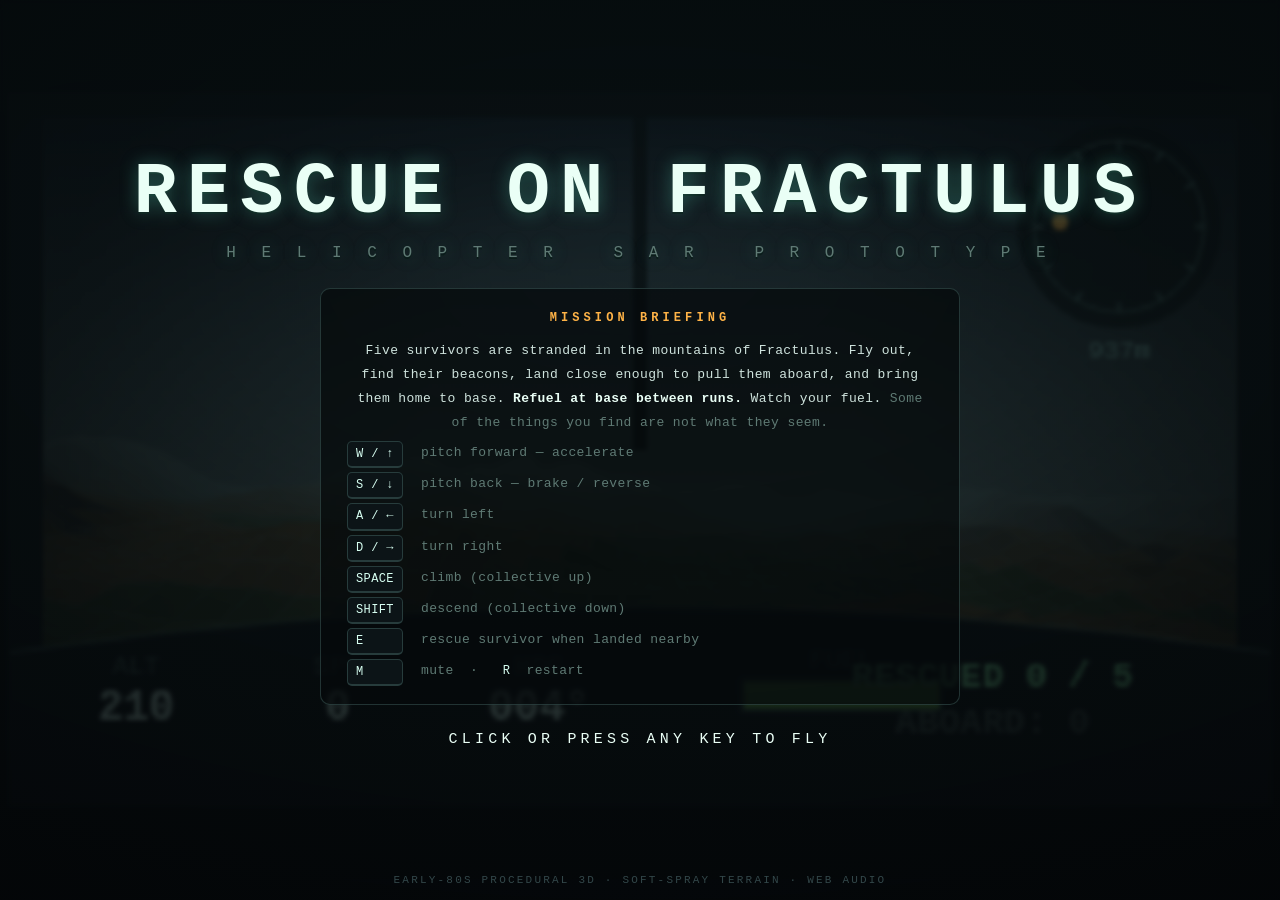
<file: rescue-on-fractulus.html>
<!DOCTYPE html>
<html lang="en">
<head>
<meta charset="utf-8">
<meta name="viewport" content="width=device-width, initial-scale=1">
<title>Rescue on Fractulus</title>
<style>
  :root{
    --bg:#05070a;
    --ink:#cfe3dd;
    --dim:#5f7a74;
    --amber:#ffb347;
    --red:#ff5a4d;
    --panel:rgba(6,10,12,.72);
    --line:rgba(120,180,170,.25);
  }
  *{ margin:0; padding:0; box-sizing:border-box; }
  html,body{ height:100%; overflow:hidden; background:var(--bg); }
  body{
    font-family:"Courier New", ui-monospace, monospace;
    color:var(--ink);
    -webkit-font-smoothing:antialiased;
    user-select:none;
    cursor:default;
  }
  #wrap{ position:fixed; inset:0; display:flex; align-items:center; justify-content:center; }
  canvas#view{
    image-rendering:pixelated;
    image-rendering:crisp-edges;
    background:#05070a;
    box-shadow:0 0 0 2px #0a0f12, 0 24px 90px rgba(0,0,0,.7);
  }
  .screen{
    position:fixed; inset:0; z-index:20;
    display:flex; flex-direction:column; align-items:center; justify-content:center;
    text-align:center;
    background:radial-gradient(120% 90% at 50% 30%, rgba(10,20,22,.72), rgba(3,5,7,.94));
    backdrop-filter:blur(2px);
  }
  .screen.hidden{ display:none; }
  .title{
    font-size:clamp(30px,6.4vw,72px);
    letter-spacing:.14em;
    font-weight:700;
    color:#eafff6;
    text-shadow:0 0 18px rgba(90,220,190,.35), 0 2px 0 #0a1a17;
  }
  .title .sub{
    display:block; font-size:clamp(11px,1.7vw,16px); letter-spacing:.5em;
    color:var(--dim); margin-top:10px; font-weight:400;
  }
  .card{
    margin-top:26px; padding:18px 26px; max-width:640px;
    background:var(--panel); border:1px solid var(--line); border-radius:10px;
    font-size:13px; line-height:1.85; letter-spacing:.03em;
  }
  .card h2{
    font-size:12px; letter-spacing:.34em; color:var(--amber); margin-bottom:10px; font-weight:700;
  }
  .keys{ display:grid; grid-template-columns:auto 1fr; gap:4px 18px; text-align:left; margin-top:6px; }
  .keys kbd{
    font-family:inherit; background:#0c1417; border:1px solid var(--line); border-bottom-width:2px;
    border-radius:5px; padding:1px 8px; color:#d7fff2; font-size:12px; white-space:nowrap;
  }
  .keys span{ color:var(--dim); }
  .go{
    margin-top:26px; font-size:15px; letter-spacing:.28em; color:#eafff6;
    animation:blink 1.15s steps(2,end) infinite;
  }
  @keyframes blink{ 50%{ opacity:.25; } }
  .big{ font-size:clamp(26px,5vw,54px); letter-spacing:.16em; font-weight:700; }
  .big.win{ color:#8dffb0; text-shadow:0 0 22px rgba(90,255,160,.4); }
  .big.lose{ color:var(--red); text-shadow:0 0 22px rgba(255,90,77,.4); }
  .stat{ margin-top:16px; font-size:14px; letter-spacing:.12em; color:var(--dim); line-height:2; }
  .stat b{ color:#eafff6; }
  .foot{ position:fixed; bottom:14px; width:100%; text-align:center; font-size:11px; letter-spacing:.2em; color:#33474a; }
</style>
</head>
<body>
<div id="wrap"><canvas id="view" width="384" height="216"></canvas></div>

<!-- START -->
<div id="menu" class="screen">
  <div class="title">RESCUE ON FRACTULUS<span class="sub">H E L I C O P T E R &nbsp; S A R &nbsp; P R O T O T Y P E</span></div>
  <div class="card">
    <h2>MISSION BRIEFING</h2>
    Five survivors are stranded in the mountains of Fractulus. Fly out, find their
    beacons, land close enough to pull them aboard, and bring them home to base.
    <b style="color:#eafff6">Refuel at base between runs.</b> Watch your fuel.
    <span style="color:var(--dim)">Some of the things you find are not what they seem.</span>
    <div class="keys">
      <kbd>W / &uarr;</kbd><span>pitch forward &mdash; accelerate</span>
      <kbd>S / &darr;</kbd><span>pitch back &mdash; brake / reverse</span>
      <kbd>A / &larr;</kbd><span>turn left</span>
      <kbd>D / &rarr;</kbd><span>turn right</span>
      <kbd>SPACE</kbd><span>climb (collective up)</span>
      <kbd>SHIFT</kbd><span>descend (collective down)</span>
      <kbd>E</kbd><span>rescue survivor when landed nearby</span>
      <kbd>M</kbd><span>mute &nbsp;&middot;&nbsp; <kbd style="border:none;background:none">R</kbd> restart</span>
    </div>
  </div>
  <div class="go">CLICK OR PRESS ANY KEY TO FLY</div>
  <div class="foot">EARLY-80S PROCEDURAL 3D &middot; SOFT-SPRAY TERRAIN &middot; WEB AUDIO</div>
</div>

<!-- GAME OVER -->
<div id="over" class="screen hidden">
  <div class="big lose" id="overTitle">MISSION FAILED</div>
  <div class="stat" id="overStat"></div>
  <div class="go">PRESS R TO FLY AGAIN</div>
</div>

<!-- WIN -->
<div id="win" class="screen hidden">
  <div class="big win">MISSION COMPLETE</div>
  <div class="stat" id="winStat"></div>
  <div class="go">PRESS R TO FLY AGAIN</div>
</div>

<script>
(() => {
"use strict";

/* ============================================================
   RESCUE ON FRACTULUS
   Retro first-person helicopter search & rescue.
   Software 3D terrain on a low-res canvas, scaled up pixelated.
   ============================================================ */

const cv  = document.getElementById("view");
const ctx = cv.getContext("2d");
const W = cv.width, H = cv.height;           // internal render resolution
const TAU = Math.PI * 2;

const clamp = (v,a,b)=> v<a?a:(v>b?b:v);
const lerp  = (a,b,t)=> a+(b-a)*t;
const rand  = (a,b)=> a+Math.random()*(b-a);
const randi = (a,b)=> Math.floor(rand(a,b+1));
const dist2d = (ax,az,bx,bz)=> Math.hypot(ax-bx, az-bz);

/* ---------- fit canvas to window, keep aspect ---------- */
function fit(){
  const s = Math.min(window.innerWidth/W, window.innerHeight/H) * 0.985;
  cv.style.width  = (W*s)+"px";
  cv.style.height = (H*s)+"px";
}
window.addEventListener("resize", fit); fit();

/* ============================================================
   NOISE  (value noise, multi-octave, deterministic)
   ============================================================ */
function hash2(x, y){
  let n = x*374761393 + y*668265263;
  n = (n ^ (n >> 13)) * 1274126177;
  n = (n ^ (n >> 16));
  return (n >>> 0) / 4294967295;   // 0..1
}
function vnoise(x, y){
  const xi = Math.floor(x), yi = Math.floor(y);
  const xf = x-xi, yf = y-yi;
  const u = xf*xf*(3-2*xf), v = yf*yf*(3-2*yf);
  const a = hash2(xi, yi),     b = hash2(xi+1, yi);
  const c = hash2(xi, yi+1),   d = hash2(xi+1, yi+1);
  return lerp(lerp(a,b,u), lerp(c,d,u), v);
}
function fbm(x, y, oct){
  let amp=1, freq=1, sum=0, norm=0;
  for(let i=0;i<oct;i++){
    sum  += vnoise(x*freq, y*freq)*amp;
    norm += amp;
    amp  *= 0.5; freq *= 2.02;
  }
  return sum/norm;   // ~0..1
}

/* ============================================================
   TERRAIN
   World units. X east, Y up, Z north. Base at origin.
   ============================================================ */
const CELL = 52;                 // world units per grid cell
const SEA  = 0;                  // reference ground level

// flat spots: {x, z, r, h}  -> blend terrain toward h within radius r
const flats = [];
const BASE = { x:0, z:0, r:260, h:14 };

function addFlat(x, z, r, h){ flats.push({x,z,r,h}); }

function terrainRaw(x, z){
  // base rolling height, 0..~1
  let e = fbm(x*0.0016 + 11.3, z*0.0016 - 4.7, 5);
  // ridged component for sharp mountain crests
  const r = fbm(x*0.0031 + 3.1, z*0.0031 + 9.2, 4);
  const ridge = 1 - Math.abs(2*r - 1);
  let h = e*0.72 + ridge*ridge*0.55;
  // mountains grow with distance from base -> later survivors in rougher ground
  const d = Math.hypot(x, z);
  const grow = 1 + (d/2600)*0.85;
  return h * 300 * grow;
}
function terrainH(x, z){
  let h = terrainRaw(x, z);
  // flatten base + survivor pads (smoothstep blend)
  for(let i=0;i<flats.length;i++){
    const f = flats[i];
    const d = Math.hypot(x-f.x, z-f.z);
    if(d < f.r){
      const t = 1 - d/f.r;
      const s = t*t*(3-2*t);
      h = lerp(h, f.h, s);
    }
  }
  return h;
}
// slope (0 flat .. 1 steep) via central differences
function terrainSlope(x, z){
  const e = 6;
  const hL = terrainH(x-e,z), hR = terrainH(x+e,z);
  const hD = terrainH(x,z-e), hU = terrainH(x,z+e);
  const gx = (hR-hL)/(2*e), gz = (hU-hD)/(2*e);
  return clamp(Math.hypot(gx,gz) / 1.0, 0, 1);
}

/* ============================================================
   PALETTE  (retro, limited, alien Fractulus)
   ============================================================ */
const FOG = [126,158,156];        // haze == horizon, mountains fade into sky
const SKY_TOP = [18,28,44];
const SKY_HOR = [120,150,150];
function terrainColor(h, slope){
  // bands by altitude
  let c;
  if(h < 40)       c = [52, 78, 62];   // valley veg (teal-green)
  else if(h < 95)  c = [78, 98, 58];   // olive
  else if(h < 165) c = [122,104, 66];  // tan scree
  else if(h < 250) c = [112,106,100];  // grey rock
  else             c = [176,172,166];  // pale peaks
  // steep slopes read as darker rock
  if(slope > 0.55){
    const m = clamp((slope-0.55)/0.45, 0, 1);
    c = [ lerp(c[0],86,m), lerp(c[1],82,m), lerp(c[2],78,m) ];
  }
  return c;
}
function rgb(c){ return "rgb("+(c[0]|0)+","+(c[1]|0)+","+(c[2]|0)+")"; }

/* ============================================================
   AUDIO  (Web Audio, all synthesized)
   ============================================================ */
let AC=null, master=null, muted=false;
let engOsc=null, engGain=null, engLfo=null, engLfoG=null;
let rotNoise=null, rotGain=null, rotLfo=null, rotLfoG=null, rotBP=null;
let windNoise=null, windGain=null, windBP=null;

function initAudio(){
  if(AC) return;
  try{
    AC = new (window.AudioContext || window.webkitAudioContext)();
    master = AC.createGain(); master.gain.value = muted?0:1; master.connect(AC.destination);

    // --- engine: low saw + slow throb LFO ---
    engOsc = AC.createOscillator(); engOsc.type="sawtooth"; engOsc.frequency.value=54;
    engGain = AC.createGain(); engGain.gain.value=0;
    const engLP = AC.createBiquadFilter(); engLP.type="lowpass"; engLP.frequency.value=420;
    engLfo = AC.createOscillator(); engLfo.type="sine"; engLfo.frequency.value=11;
    engLfoG = AC.createGain(); engLfoG.gain.value=0.5;
    engLfo.connect(engLfoG); engLfoG.connect(engGain.gain);
    engOsc.connect(engLP); engLP.connect(engGain); engGain.connect(master);
    engOsc.start(); engLfo.start();

    // --- rotor: band-passed noise, amplitude "chop" LFO ---
    rotNoise = makeNoise();
    rotBP = AC.createBiquadFilter(); rotBP.type="bandpass"; rotBP.frequency.value=240; rotBP.Q.value=0.8;
    rotGain = AC.createGain(); rotGain.gain.value=0;
    rotLfo = AC.createOscillator(); rotLfo.type="square"; rotLfo.frequency.value=13;
    rotLfoG = AC.createGain(); rotLfoG.gain.value=0.5;
    rotLfo.connect(rotLfoG); rotLfoG.connect(rotGain.gain);
    rotNoise.connect(rotBP); rotBP.connect(rotGain); rotGain.connect(master);
    rotLfo.start();

    // --- wind: filtered noise ---
    windNoise = makeNoise();
    windBP = AC.createBiquadFilter(); windBP.type="bandpass"; windBP.frequency.value=600; windBP.Q.value=0.5;
    windGain = AC.createGain(); windGain.gain.value=0;
    windNoise.connect(windBP); windBP.connect(windGain); windGain.connect(master);
  }catch(e){ AC=null; }
}
function makeNoise(){
  const len = AC.sampleRate * 1.2;
  const buf = AC.createBuffer(1, len, AC.sampleRate);
  const d = buf.getChannelData(0);
  for(let i=0;i<len;i++) d[i] = Math.random()*2-1;
  const src = AC.createBufferSource(); src.buffer=buf; src.loop=true; src.start();
  return src;
}
function setEngine(collective, speed){
  if(!AC) return;
  const t = AC.currentTime;
  const load = clamp(collective*0.6 + speed*0.4, 0, 1.3);
  engOsc.frequency.setTargetAtTime(48 + load*70, t, 0.08);
  engGain.gain.setTargetAtTime(0.10 + load*0.10, t, 0.1);
  engLfo.frequency.setTargetAtTime(9 + load*8, t, 0.1);
  rotLfo.frequency.setTargetAtTime(11 + load*7, t, 0.1);
  rotGain.gain.setTargetAtTime(0.05 + load*0.05, t, 0.1);
}
function setWind(speed){
  if(!AC) return;
  const t = AC.currentTime;
  windGain.gain.setTargetAtTime(clamp(speed,0,1)*0.16, t, 0.2);
  windBP.frequency.setTargetAtTime(400 + speed*900, t, 0.2);
}
function toggleMute(){ muted=!muted; if(master) master.gain.value = muted?0:1; }
function beep(f0,f1,dur,type,vol,delay=0){
  if(!AC) return;
  const t = AC.currentTime + delay;
  const o = AC.createOscillator(), g = AC.createGain();
  o.type=type; o.frequency.setValueAtTime(f0,t);
  o.frequency.exponentialRampToValueAtTime(Math.max(f1,1), t+dur);
  g.gain.setValueAtTime(0.0001,t);
  g.gain.exponentialRampToValueAtTime(vol, t+0.01);
  g.gain.exponentialRampToValueAtTime(0.0001, t+dur);
  o.connect(g); g.connect(master); o.start(t); o.stop(t+dur+0.02);
}
function noiseBurst(dur, freq, vol, delay=0){
  if(!AC) return;
  const t = AC.currentTime + delay;
  const len = Math.max(1, (AC.sampleRate*dur)|0);
  const buf = AC.createBuffer(1, len, AC.sampleRate);
  const d = buf.getChannelData(0);
  for(let i=0;i<len;i++) d[i]=(Math.random()*2-1)*(1-i/len);
  const s = AC.createBufferSource(); s.buffer=buf;
  const f = AC.createBiquadFilter(); f.type="bandpass"; f.frequency.value=freq; f.Q.value=1.2;
  const g = AC.createGain(); g.gain.value=vol;
  s.connect(f); f.connect(g); g.connect(master); s.start(t);
}
const sfx = {
  radio(){ noiseBurst(0.18, 1400, 0.10); beep(880, 880, 0.05, "square", 0.05, 0.02); },
  lock(){ beep(660,660,0.06,"square",0.07); beep(990,990,0.09,"square",0.07,0.08); },
  land(){ beep(520,520,0.09,"triangle",0.12); beep(780,780,0.14,"triangle",0.12,0.1); },
  rescue(){ beep(520,520,0.08,"triangle",0.12); beep(660,660,0.08,"triangle",0.12,0.09); beep(880,880,0.16,"triangle",0.12,0.18); },
  warn(){ beep(300,300,0.12,"square",0.10); },
  hostile(){
    // dramatic sting: dissonant cluster + descending alarm + low growl
    if(!AC) return;
    beep(180, 60, 0.9, "sawtooth", 0.22);
    beep(186, 66, 0.9, "sawtooth", 0.20, 0.01);
    beep(640,120, 0.7, "square", 0.16, 0.05);
    noiseBurst(0.5, 300, 0.20, 0.02);
  },
  escape(){ beep(440,440,0.08,"triangle",0.1); beep(660,660,0.12,"triangle",0.1,0.09); },
  crash(){ noiseBurst(0.9, 200, 0.3); beep(120,40,0.8,"sawtooth",0.22); },
  refuel(){ beep(300,600,0.25,"sine",0.08); }
};

/* ============================================================
   GAME STATE
   ============================================================ */
const TARGET = 5;                 // survivors to rescue to win
const FUEL_MAX = 100;
const RESCUE_RADIUS = 78;         // land within this of a survivor to rescue
const SIGNAL_RANGE = 1500;        // radio bearing range
const BASE_REFUEL_R = 200;        // refuel when grounded within this of base

let state = "menu";               // menu | play | over | win
let heli, survivors, rescues, passenger, fuel, time, seed;
let sub = "fly";                  // fly | rescue | board | hostile | escape
let subT = 0;                     // sub-state timer
let hostileTimer = 0;
let escapeTarget = null;
let overReason = "";
let radioLocked = false;
let warnT = 0;
let frameMs = 16;
let renderR = 30;                 // adaptive render radius (in cells)

// helicopter
function makeHeli(){
  return {
    x:BASE.x, y:BASE.h, z:BASE.z,
    vx:0, vy:0, vz:0,
    yaw:0, pitch:0, roll:0,
    speed:0,                      // horizontal speed (units/s)
    grounded:true
  };
}

/* ---------- survivor generation ---------- */
function genSurvivors(){
  survivors = [];
  // clear flats except base
  flats.length = 0; addFlat(BASE.x, BASE.z, BASE.r, BASE.h);

  const N = 8;                    // pool; need TARGET safe
  const placed = [];
  for(let i=0;i<N;i++){
    let x=0, z=0, ok=false, tries=0;
    const minD = 520 + i*360;     // farther each survivor
    const maxD = minD + 520;
    while(!ok && tries<40){
      const ang = rand(0,TAU);
      const d   = rand(minD, maxD);
      x = Math.cos(ang)*d; z = Math.sin(ang)*d;
      ok = true;
      if(dist2d(x,z,0,0) < minD-40) ok=false;
      for(const p of placed){ if(dist2d(x,z,p.x,p.z) < 460){ ok=false; break; } }
      tries++;
    }
    const h = terrainH(x,z);
    // flatten a small landing pad; later survivors get smaller/less flat pads
    const padR = Math.max(46, 92 - i*9);
    addFlat(x, z, padR, h);
    placed.push({x,z});
    survivors.push({
      x, z, h,
      state:"stranded",           // stranded | aboard | rescued | hostile | escaped
      hostile:false,
      padR,
      wave:rand(0,TAU)
    });
  }
  // assign hostility, increasing with index; guarantee >= TARGET safe
  for(let i=0;i<N;i++){
    const base = [0,0,0.18,0.34,0.5,0.62,0.74,0.84][i];
    survivors[i].hostile = Math.random() < base;
  }
  let safe = survivors.filter(s=>!s.hostile).length;
  // if not enough safe, flip some (prefer later / farthest) to safe
  if(safe < TARGET){
    const idxs = survivors.map((s,i)=>i).sort((a,b)=>
      (survivors[b].hostile-survivors[a].hostile) || (Math.hypot(survivors[b].x,survivors[b].z)-Math.hypot(survivors[a].x,survivors[a].z)));
    for(const i of idxs){
      if(safe>=TARGET) break;
      if(survivors[i].hostile){ survivors[i].hostile=false; safe++; }
    }
  }
}

function newMission(){
  seed = Math.random()*10000|0;
  genSurvivors();
  heli = makeHeli();
  rescues = 0; passenger = false; fuel = FUEL_MAX;
  time = 0; sub="fly"; subT=0; hostileTimer=0; escapeTarget=null;
  radioLocked=false; warnT=0;
  state = "play";
  showScreen(null);
}

/* ---------- screen helpers ---------- */
const menuEl = document.getElementById("menu");
const overEl = document.getElementById("over");
const winEl  = document.getElementById("win");
function showScreen(name){
  menuEl.classList.toggle("hidden", name!=="menu");
  overEl.classList.toggle("hidden", name!=="over");
  winEl .classList.toggle("hidden", name!=="win");
}

/* ============================================================
   INPUT
   ============================================================ */
const keys = {};
window.addEventListener("keydown", e=>{
  if(["ArrowUp","ArrowDown","ArrowLeft","ArrowRight"," "].includes(e.key)) e.preventDefault();
  keys[e.key.toLowerCase()] = true;
  keys[e.key] = true;
  if(state==="menu"){ startGame(); return; }
  if(e.key.toLowerCase()==="m") toggleMute();
  if(e.key.toLowerCase()==="r" && (state==="over"||state==="win")) newMission();
  if(e.key.toLowerCase()==="e") tryRescue();
});
window.addEventListener("keyup", e=>{
  keys[e.key.toLowerCase()] = false;
  keys[e.key] = false;
});
cv.addEventListener("mousedown", ()=>{ if(state==="menu") startGame(); });
menuEl.addEventListener("mousedown", ()=>{ if(state==="menu") startGame(); });
function startGame(){ initAudio(); if(AC&&AC.state==="suspended") AC.resume(); newMission(); }

/* ============================================================
   FLIGHT MODEL  (arcade)
   ============================================================ */
const MAX_SPEED = 220;      // units/s
const ACCEL     = 150;
const TURN_RATE = 1.15;     // rad/s
const CLIMB_MAX = 95;       // units/s vertical
const ROLL_MAX  = 0.5;

function input(){
  const up    = keys["w"]||keys["ArrowUp"];
  const down  = keys["s"]||keys["ArrowDown"];
  const left  = keys["a"]||keys["ArrowLeft"];
  const right = keys["d"]||keys["ArrowRight"];
  const climb = keys[" "];
  const desc  = keys["shift"]||keys["Shift"];
  return {
    pitch: (up?1:0)-(down?1:0),
    turn : (right?1:0)-(left?1:0),
    coll : (climb?1:0)-(desc?1:0)
  };
}

function updateFlight(dt){
  const h = heli;
  const inp = input();

  // --- turning (rudder) ---
  h.yaw += inp.turn * TURN_RATE * dt;
  // bank roll follows turn
  const rollT = inp.turn * ROLL_MAX;
  h.roll = lerp(h.roll, rollT, 1-Math.pow(0.001, dt));

  // --- pitch: forward/back speed (nose down to accelerate) ---
  const speedT = inp.pitch * MAX_SPEED * 0.62;
  // relax to target with drag
  h.speed = lerp(h.speed, speedT, 1-Math.pow(0.25, dt));
  // view pitch follows speed (nose dips when moving forward)
  const pitchT = -h.speed*0.0016;
  h.pitch = lerp(h.pitch, pitchT, 1-Math.pow(0.2, dt));

  // --- vertical (collective) ---
  let vyT = inp.coll * CLIMB_MAX;
  // slight gravity sink when collective neutral & airborne (weight)
  if(!h.grounded && inp.coll===0) vyT = -14;

  // --- integrate horizontal along heading ---
  const fx = Math.sin(h.yaw), fz = Math.cos(h.yaw);
  h.vx = fx * h.speed;
  h.vz = fz * h.speed;
  h.x += h.vx*dt;
  h.z += h.vz*dt;

  // --- vertical integrate ---
  h.vy = lerp(h.vy, vyT, 1-Math.pow(0.15, dt));
  h.y += h.vy*dt;

  // --- world bounds (soft) ---
  const BOUND = 4200;
  h.x = clamp(h.x, -BOUND, BOUND);
  h.z = clamp(h.z, -BOUND, BOUND);

  // --- terrain collision / landing / takeoff ---
  const ground = terrainH(h.x, h.z);
  const slope  = terrainSlope(h.x, h.z);
  const AGL = h.y - ground;
  const hs  = Math.hypot(h.vx, h.vz);
  const wasGrounded = h.grounded;
  const wantLift = inp.coll > 0;

  if(AGL <= 0.5){
    if(wantLift){
      // taking off / holding on the pad: allow rise, don't snap back down
      if(h.y < ground) h.y = ground;
      if(h.y - ground > 2) h.grounded = false;
    }else{
      // only a fresh, fast, steep arrival is a fatal impact
      const hardImpact = !wasGrounded && (h.vy < -72 || hs > 58 || slope > 0.55);
      if(hardImpact) return crash("terrain impact");
      // landing / taxi / rest on the surface
      h.y = ground; h.vy = 0;
      if(!h.grounded){ h.grounded = true; sfx.land(); }
      h.speed = lerp(h.speed, inp.pitch*70, 1-Math.pow(0.2,dt));
    }
  }else{
    h.grounded = false;
  }

  // --- fuel ---
  const load = clamp(Math.abs(inp.coll)*0.7 + hs/MAX_SPEED*0.6, 0, 1.4);
  fuel -= (2.0 + load*4.5) * dt;
  // refuel at base when grounded
  const atBase = dist2d(h.x,h.z,BASE.x,BASE.z) < BASE_REFUEL_R && h.grounded;
  if(atBase && fuel < FUEL_MAX){
    fuel = Math.min(FUEL_MAX, fuel + 40*dt);
    if((time*2|0)%2===0 && Math.random()<0.3) sfx.refuel();
  }
  if(fuel <= 0){
    fuel = 0;
    if(!atBase) return crash("fuel exhausted");
  }

  // --- warnings ---
  warnT -= dt;
  if(fuel < 22 && warnT<=0){ sfx.warn(); warnT=1.1; }
  if(AGL < 22 && !h.grounded && hs>30 && warnT<=0){ sfx.warn(); warnT=0.7; }

  // --- audio ---
  setEngine(clamp(Math.abs(inp.coll)+hs/MAX_SPEED,0,1.3), hs/MAX_SPEED);
  setWind(hs/MAX_SPEED);
}

function crash(reason){
  sfx.crash();
  overReason = reason;
  state = "over";
  document.getElementById("overTitle").textContent = "MISSION FAILED";
  document.getElementById("overStat").innerHTML =
    "CAUSE: <b>"+reason.toUpperCase()+"</b><br>"+
    "SURVIVORS RESCUED: <b>"+rescues+" / "+TARGET+"</b>";
  showScreen("over");
  setEngine(0,0); setWind(0);
}

function winGame(){
  state = "win";
  document.getElementById("winStat").innerHTML =
    "ALL <b>"+TARGET+"</b> SURVIVORS BROUGHT HOME<br>"+
    "FUEL REMAINING: <b>"+Math.round(fuel)+"</b>";
  showScreen("win");
  sfx.rescue();
  setEngine(0,0); setWind(0);
}

/* ============================================================
   RESCUE + HOSTILE LOGIC
   ============================================================ */
function nearestSurvivor(){
  let best=null, bd=1e9;
  for(const s of survivors){
    if(s.state!=="stranded") continue;
    const d = dist2d(heli.x,heli.z,s.x,s.z);
    if(d<bd){ bd=d; best=s; }
  }
  return {s:best, d:bd};
}
function canRescue(){
  const {s,d} = nearestSurvivor();
  const h = heli;
  return s && d < RESCUE_RADIUS && (h.grounded || (h.y - terrainH(h.x,h.z) < 8)) && Math.hypot(h.vx,h.vz) < 55;
}
function tryRescue(){
  if(state!=="play" || sub!=="fly") return;
  if(!canRescue()) return;
  const {s} = nearestSurvivor();
  if(s.hostile){
    // ---- reveal: it is NOT human ----
    s.state = "hostile";
    sub = "hostile"; subT = 0;
    hostileTimer = 7.5;
    escapeTarget = s;
    sfx.hostile();
  }else{
    // ---- genuine rescue: board ----
    s.state = "aboard";
    sub = "board"; subT = 0;
    passenger = true;
    sfx.rescue();
  }
}

function updateSub(dt){
  if(sub==="board"){
    subT += dt;
    if(subT > 1.4){
      // boarded; must return to base
      sub = "fly"; subT = 0;
    }
    return;
  }
  if(sub==="hostile"){
    subT += dt;
    hostileTimer -= dt;
    const s = escapeTarget;
    const d = dist2d(heli.x,heli.z,s.x,s.z);
    const airborne = !heli.grounded && (heli.y - terrainH(heli.x,heli.z) > 6);
    if(airborne && d > 150){
      // escaped
      s.state = "escaped";
      sub = "fly"; subT = 0; escapeTarget = null;
      sfx.escape();
    }else if(hostileTimer <= 0){
      crash("consumed by the thing");
    }
    // keep engine hot while fleeing
    setEngine(1.2, heli.speed/MAX_SPEED);
    return;
  }
}

function checkBaseReturn(){
  // passenger delivered -> credit the rescue
  if(passenger && sub==="fly"){
    const h = heli;
    if(h.grounded && dist2d(h.x,h.z,BASE.x,BASE.z) < BASE_REFUEL_R){
      rescues++;
      passenger = false;
      sfx.land();
      if(rescues >= TARGET){ winGame(); }
    }
  }
}

/* ============================================================
   CAMERA + PROJECTION
   ============================================================ */
const FOV = 70 * Math.PI/180;
const FOCAL = (H/2) / Math.tan(FOV/2);
const NEAR = 0.6;

// project a world point -> {sx, sy, z} or null
function project(px, py, pz){
  const h = heli;
  const dx = px - h.x, dy = py - h.y, dz = pz - h.z;
  const fx = Math.sin(h.yaw), fz = Math.cos(h.yaw);
  const rx = Math.cos(h.yaw), rz = -Math.sin(h.yaw);
  let zc = dx*fx + dz*fz;
  let xc = dx*rx + dz*rz;
  let yc = dy;
  // pitch
  const cp = Math.cos(h.pitch), sp = Math.sin(h.pitch);
  let y1 = yc*cp - zc*sp;
  let z1 = yc*sp + zc*cp;
  // roll
  const cr = Math.cos(h.roll), sr = Math.sin(h.roll);
  let x2 = xc*cr + y1*sr;
  let y2 = -xc*sr + y1*cr;
  if(z1 <= NEAR) return null;
  return {
    sx: W/2 + x2*FOCAL/z1,
    sy: H/2 - y2*FOCAL/z1,
    z : z1
  };
}

/* ============================================================
   RENDER: SKY
   ============================================================ */
function drawSky(){
  // vertical gradient
  const g = ctx.createLinearGradient(0,0,0,H);
  g.addColorStop(0, rgb(SKY_TOP));
  g.addColorStop(0.62, rgb(SKY_HOR));
  g.addColorStop(1, rgb(FOG));
  ctx.fillStyle = g;
  ctx.fillRect(0,0,W,H);
  // sun disc, fixed in sky (parallax by yaw/pitch)
  const sunYaw = 2.1, sunPitch = 0.35;
  // rotate sun dir into camera space
  const dx = Math.sin(sunYaw), dz = Math.cos(sunYaw), dy = Math.tan(sunPitch);
  const fx = Math.sin(heli.yaw), fz = Math.cos(heli.yaw);
  const rx = Math.cos(heli.yaw), rz = -Math.sin(heli.yaw);
  let zc = dx*fx + dz*fz, xc = dx*rx + dz*rz, yc = dy;
  const cp = Math.cos(heli.pitch), sp = Math.sin(heli.pitch);
  let y1 = yc*cp - zc*sp, z1 = yc*sp + zc*cp;
  const cr = Math.cos(heli.roll), sr = Math.sin(heli.roll);
  let x2 = xc*cr + y1*sr, y2 = -xc*sr + y1*cr;
  if(z1>0){
    const sx = W/2 + x2*FOCAL/z1, sy = H/2 - y2*FOCAL/z1;
    if(sx>-40 && sx<W+40 && sy>-40 && sy<H+40){
      const rg = ctx.createRadialGradient(sx,sy,2, sx,sy,42);
      rg.addColorStop(0,"rgba(255,244,214,0.95)");
      rg.addColorStop(0.25,"rgba(255,224,170,0.5)");
      rg.addColorStop(1,"rgba(255,224,170,0)");
      ctx.fillStyle = rg;
      ctx.fillRect(sx-44,sy-44,88,88);
    }
  }
}

/* ============================================================
   RENDER: TERRAIN  (quad mesh, painter's, fog, flat shade)
   ============================================================ */
const LIGHT = norm3(-0.42, 0.86, -0.28);
function norm3(x,y,z){ const l=Math.hypot(x,y,z); return [x/l,y/l,z/l]; }

function drawTerrain(){
  const h = heli;
  // grid window in world-space cell indices, centered on camera cell
  const cxi = Math.round(h.x/CELL), czi = Math.round(h.z/CELL);
  const R = renderR;
  const x0 = cxi-R, x1 = cxi+R, z0 = czi-R, z1 = czi+R;

  // compute projected vertices
  const cols = (x1-x0+1), rows = (z1-z0+1);
  const vx = new Float32Array(cols*rows), vy = new Float32Array(cols*rows), vz = new Float32Array(cols*rows);
  const vh = new Float32Array(cols*rows);
  const valid = new Uint8Array(cols*rows);
  for(let j=0;j<rows;j++){
    const wz = (z0+j)*CELL;
    for(let i=0;i<cols;i++){
      const wx = (x0+i)*CELL;
      const id = j*cols+i;
      const wh = terrainH(wx, wz);
      vh[id] = wh;
      const p = project(wx, wh, wz);
      if(p){ vx[id]=p.sx; vy[id]=p.sy; vz[id]=p.z; valid[id]=1; }
      else { valid[id]=0; }
    }
  }

  // build quads with culling
  const quads = [];
  const M = 24; // screen margin
  for(let j=0;j<rows-1;j++){
    for(let i=0;i<cols-1;i++){
      const a=j*cols+i, b=a+1, c=a+cols+1, d=a+cols;
      if(!valid[a]||!valid[b]||!valid[c]||!valid[d]) continue;
      // screen-space cull: all four corners off one side
      const sx=[vx[a],vx[b],vx[c],vx[d]], sy=[vy[a],vy[b],vy[c],vy[d]];
      let minx=1e9,maxx=-1e9,miny=1e9,maxy=-1e9;
      for(let k=0;k<4;k++){
        if(sx[k]<minx)minx=sx[k]; if(sx[k]>maxx)maxx=sx[k];
        if(sy[k]<miny)miny=sy[k]; if(sy[k]>maxy)maxy=sy[k];
      }
      if(maxx < -M || minx > W+M || maxy < -M || miny > H+M) continue;
      // depth
      const depth = (vz[a]+vz[b]+vz[c]+vz[d])*0.25;
      // world height + slope from corner vertices (no extra noise evals)
      const wh = (vh[a]+vh[b]+vh[c]+vh[d])*0.25;
      const s = clamp(Math.hypot((vh[b]-vh[a])/CELL, (vh[d]-vh[a])/CELL), 0, 1);
      quads.push({a,b,c,d, depth, wh, s});
    }
  }
  // sort back -> front
  quads.sort((p,q)=> q.depth - p.depth);

  // light + fog
  const fogStart = 900, fogEnd = (R*CELL)*0.92;
  for(const q of quads){
    const s = q.s;
    const base = terrainColor(q.wh, s);
    const shade = 0.52 + 0.5*(1-s*0.7);   // steeper = darker
    let r = base[0]*shade, g = base[1]*shade, b = base[2]*shade;
    // fog blend
    let t = clamp((q.depth - fogStart)/(fogEnd - fogStart), 0, 1);
    t = t*t*(3-2*t);
    r = lerp(r, FOG[0], t); g = lerp(g, FOG[1], t); b = lerp(b, FOG[2], t);
    ctx.fillStyle = "rgb("+(r|0)+","+(g|0)+","+(b|0)+")";
    ctx.beginPath();
    ctx.moveTo(vx[q.a], vy[q.a]);
    ctx.lineTo(vx[q.b], vy[q.b]);
    ctx.lineTo(vx[q.c], vy[q.c]);
    ctx.lineTo(vx[q.d], vy[q.d]);
    ctx.closePath();
    ctx.fill();
  }
}

/* ============================================================
   RENDER: BASE HELIPAD
   ============================================================ */
function drawBase(){
  const p = project(BASE.x, BASE.h, BASE.z);
  if(!p) return;
  const scale = FOCAL/p.z;
  const r = 90*scale;
  if(r < 1 || p.sx<-r || p.sx>W+r || p.sy<-r || p.sy>H+r) return;
  // pad
  ctx.save();
  ctx.translate(p.sx, p.sy);
  ctx.fillStyle = "rgba(30,34,38,0.92)";
  ctx.beginPath(); ctx.ellipse(0,0, r, r*0.5, 0, 0, TAU); ctx.fill();
  ctx.strokeStyle = "rgba(255,190,80,0.9)"; ctx.lineWidth = Math.max(1, r*0.05);
  ctx.beginPath(); ctx.ellipse(0,0, r*0.82, r*0.41, 0, 0, TAU); ctx.stroke();
  // H marker
  ctx.fillStyle = "rgba(255,220,140,0.95)";
  const hs = r*0.5;
  ctx.fillRect(-hs*0.5, -hs*0.5, hs*0.16, hs);
  ctx.fillRect( hs*0.34, -hs*0.5, hs*0.16, hs);
  ctx.fillRect(-hs*0.5, -hs*0.05, hs, hs*0.16);
  ctx.restore();
}

/* ============================================================
   RENDER: SURVIVORS
   ============================================================ */
function drawSurvivors(){
  // sort far -> near so near figures draw on top
  const list = [];
  for(const s of survivors){
    if(s.state==="aboard"||s.state==="rescued") continue;
    const p = project(s.x, s.h, s.z);
    if(!p) continue;
    list.push({s, p});
  }
  list.sort((a,b)=> b.p.z - a.p.z);
  for(const {s,p} of list){
    const scale = FOCAL/p.z;
    const u = scale; // world->screen
    // beacon visible from far
    const beaconOn = (time*2.2|0)%2===0;
    const bx = p.sx, by = p.sy - 26*u;
    if(beaconOn && p.z < 2600){
      const br = Math.max(1.2, 3.2*u);
      const col = s.state==="hostile" ? "255,70,60" : "255,180,70";
      const rg = ctx.createRadialGradient(bx,by,0.5, bx,by, br*4);
      rg.addColorStop(0,"rgba("+col+",0.95)");
      rg.addColorStop(1,"rgba("+col+",0)");
      ctx.fillStyle = rg;
      ctx.fillRect(bx-br*4, by-br*4, br*8, br*8);
      ctx.fillStyle = "rgb("+col+")";
      ctx.beginPath(); ctx.arc(bx,by,br,0,TAU); ctx.fill();
    }
    // figure (only when close enough to resolve)
    if(p.z < 520){
      drawFigure(s, p.sx, p.sy, u);
    }
  }
}
function drawFigure(s, x, y, u){
  const hostile = s.state==="hostile";
  const t = time*6 + s.wave;
  ctx.save();
  ctx.translate(x, y);
  const sgn = hostile?1.7:1;
  const Ht = 20*u*sgn;         // figure height in px
  const w = 4.5*u*sgn;
  // legs
  ctx.fillStyle = hostile ? "rgb(40,20,26)" : "rgb(28,34,40)";
  ctx.fillRect(-w*0.5, -Ht*0.42, w*0.4, Ht*0.42);
  ctx.fillRect( w*0.1, -Ht*0.42, w*0.4, Ht*0.42);
  // body
  ctx.fillStyle = hostile ? "rgb(70,26,34)" : "rgb(150,60,50)";
  ctx.fillRect(-w*0.6, -Ht*0.78, w*1.2, Ht*0.4);
  // head
  ctx.fillStyle = hostile ? "rgb(210,60,50)" : "rgb(210,180,150)";
  ctx.beginPath(); ctx.arc(0, -Ht*0.9, w*0.55, 0, TAU); ctx.fill();
  // arms (waving)
  ctx.strokeStyle = hostile ? "rgb(70,26,34)" : "rgb(150,60,50)";
  ctx.lineWidth = Math.max(1, w*0.42);
  const wave = Math.sin(t)*0.7;
  ctx.beginPath();
  ctx.moveTo(-w*0.55, -Ht*0.7); ctx.lineTo(-w*0.55 - w*0.8, -Ht*0.7 - Ht*0.28 - wave*Ht*0.2);
  ctx.moveTo( w*0.55, -Ht*0.7); ctx.lineTo( w*0.55 + w*0.8, -Ht*0.7 - Ht*0.28 + wave*Ht*0.2);
  ctx.stroke();
  // hostile aura + eyes
  if(hostile){
    const rg = ctx.createRadialGradient(0,-Ht*0.6,1, 0,-Ht*0.6, Ht*1.4);
    rg.addColorStop(0,"rgba(255,40,40,0.5)");
    rg.addColorStop(1,"rgba(255,40,40,0)");
    ctx.fillStyle = rg;
    ctx.fillRect(-Ht*1.4,-Ht*2, Ht*2.8, Ht*2.8);
    ctx.fillStyle = "rgb(255,240,120)";
    ctx.fillRect(-w*0.35, -Ht*0.95, w*0.22, w*0.22);
    ctx.fillRect( w*0.13, -Ht*0.95, w*0.22, w*0.22);
  }
  ctx.restore();
}

/* ============================================================
   RENDER: COCKPIT + INSTRUMENTS
   ============================================================ */
function drawCockpit(){
  const h = heli;
  // --- glass tint / vignette ---
  const vg = ctx.createRadialGradient(W/2,H*0.45,H*0.3, W/2,H*0.5,H*0.85);
  vg.addColorStop(0,"rgba(0,0,0,0)");
  vg.addColorStop(1,"rgba(0,0,0,0.5)");
  ctx.fillStyle = vg; ctx.fillRect(0,0,W,H);

  // --- canopy pillars ---
  ctx.fillStyle = "#0a0d10";
  ctx.fillRect(0,0,10,H);                 // left pillar
  ctx.fillRect(W-10,0,10,H);              // right pillar
  ctx.fillRect(0,0,W,7);                  // top frame
  // center post
  ctx.fillStyle = "rgba(10,13,16,0.9)";
  ctx.fillRect(W/2-2, 0, 4, H*0.5);

  // --- dashboard ---
  const db = H*0.72;
  ctx.fillStyle = "#0b0f12";
  ctx.beginPath();
  ctx.moveTo(0,H); ctx.lineTo(0,db+14);
  ctx.quadraticCurveTo(W/2, db-14, W, db+14);
  ctx.lineTo(W,H); ctx.closePath(); ctx.fill();
  ctx.strokeStyle = "rgba(120,180,170,0.3)"; ctx.lineWidth=1;
  ctx.beginPath();
  ctx.moveTo(0,db+14); ctx.quadraticCurveTo(W/2, db-14, W, db+14); ctx.stroke();

  // --- instruments ---
  const AGL = h.y - terrainH(h.x,h.z);
  const spd = Math.hypot(h.vx,h.vz);
  const hdg = ((h.yaw*180/Math.PI)%360+360)%360;

  instr("ALT", Math.max(0,AGL|0)+"", 0.10, db+26);
  instr("SPD", (spd|0)+"", 0.26, db+26);
  instr("HDG", (hdg|0).toString().padStart(3,"0")+"°", 0.42, db+26);
  // fuel bar
  fuelBar(0.58*W, db+22, 0.16*W, 10, fuel/FUEL_MAX);
  // rescue counter
  ctx.fillStyle = "#8dffb0";
  ctx.font = "bold 11px 'Courier New', monospace";
  ctx.textAlign="center";
  ctx.fillText("RESCUED "+rescues+" / "+TARGET, 0.78*W, db+24);
  ctx.fillStyle = passenger ? "#ffb347" : "#41534f";
  ctx.fillText(passenger?"ABOARD: 1":"ABOARD: 0", 0.78*W, db+38);

  // --- radio compass (top-right) ---
  drawRadio();

  // --- rotor throb (subtle) ---
  const throb = 0.5+0.5*Math.sin(time*40);
  ctx.fillStyle = "rgba(0,0,0,"+(0.05+throb*0.05)+")";
  ctx.fillRect(0,0,W, 4+throb*3);

  // --- prompts / warnings ---
  drawPrompts(AGL, spd);
}

function instr(label, val, fx, y){
  const x = fx*W;
  ctx.fillStyle = "#3f5a54";
  ctx.font = "8px 'Courier New', monospace";
  ctx.textAlign="center";
  ctx.fillText(label, x, y-6);
  ctx.fillStyle = "#d7fff2";
  ctx.font = "bold 13px 'Courier New', monospace";
  ctx.fillText(val, x, y+8);
}
function fuelBar(x,y,w,hh,frac){
  ctx.fillStyle = "#0e161a";
  ctx.fillRect(x,y,w,hh);
  ctx.strokeStyle = "rgba(120,180,170,0.3)"; ctx.strokeRect(x+0.5,y+0.5,w-1,hh-1);
  const c = frac>0.4 ? "#7ed957" : (frac>0.2 ? "#ffb347" : "#ff5a4d");
  ctx.fillStyle = c;
  ctx.fillRect(x+1, y+1, (w-2)*clamp(frac,0,1), hh-2);
  ctx.fillStyle = "#3f5a54";
  ctx.font = "8px 'Courier New', monospace"; ctx.textAlign="center";
  ctx.fillText("FUEL", x+w/2, y-4);
}

function drawRadio(){
  const cx = W-46, cy = 40, rr = 26;
  ctx.save();
  ctx.fillStyle = "rgba(8,12,14,0.7)";
  ctx.beginPath(); ctx.arc(cx,cy,rr+5,0,TAU); ctx.fill();
  ctx.strokeStyle = "rgba(120,180,170,0.35)"; ctx.lineWidth=1;
  ctx.beginPath(); ctx.arc(cx,cy,rr,0,TAU); ctx.stroke();
  // ticks
  ctx.strokeStyle = "rgba(120,180,170,0.5)";
  for(let i=0;i<12;i++){
    const a = i/12*TAU;
    ctx.beginPath();
    ctx.moveTo(cx+Math.sin(a)*(rr-3), cy-Math.cos(a)*(rr-3));
    ctx.lineTo(cx+Math.sin(a)*rr,     cy-Math.cos(a)*rr);
    ctx.stroke();
  }
  const {s,d} = nearestSurvivor();
  if(s && d < SIGNAL_RANGE){
    // bearing relative to heading
    let rel = Math.atan2(s.x-heli.x, s.z-heli.z) - heli.yaw;
    rel = ((rel%TAU)+TAU)%TAU;
    // jitter for flavor
    rel += rand(-0.03,0.03);
    const bx = cx + Math.sin(rel)*(rr-8);
    const by = cy - Math.cos(rel)*(rr-8);
    const on = (time*3|0)%2===0;
    ctx.fillStyle = on ? "#ffb347" : "#7a5a2a";
    ctx.beginPath(); ctx.arc(bx,by,2.4,0,TAU); ctx.fill();
    // range readout
    ctx.fillStyle = "#8fd0c4"; ctx.font="8px 'Courier New', monospace"; ctx.textAlign="center";
    ctx.fillText((d|0)+"m", cx, cy+rr+14);
    if(!radioLocked){ radioLocked=true; sfx.lock(); }
  }else{
    radioLocked=false;
    ctx.fillStyle = "#41534f"; ctx.font="8px 'Courier New', monospace"; ctx.textAlign="center";
    ctx.fillText("STATIC", cx, cy+rr+14);
    // faint static blips
    if((time*7|0)%3===0){
      ctx.fillStyle="rgba(120,180,170,0.4)";
      ctx.fillRect(cx+rand(-rr,rr), cy+rand(-rr,rr), 1, 1);
    }
  }
  ctx.restore();
}

function drawPrompts(AGL, spd){
  ctx.textAlign="center";
  if(sub==="fly" && canRescue()){
    const {s} = nearestSurvivor();
    ctx.fillStyle = "rgba(8,12,14,0.7)";
    const msg = "PRESS  [E]  TO RESCUE";
    ctx.font = "bold 12px 'Courier New', monospace";
    const w = ctx.measureText(msg).width + 26;
    ctx.fillRect(W/2-w/2, H*0.6, w, 22);
    ctx.fillStyle = "#8dffb0";
    ctx.fillText(msg, W/2, H*0.6+15);
  }
  if(sub==="board"){
    ctx.fillStyle = "rgba(8,12,14,0.7)";
    const msg = "SURVIVOR ABOARD - RETURN TO BASE";
    ctx.font = "bold 12px 'Courier New', monospace";
    const w = ctx.measureText(msg).width + 26;
    ctx.fillRect(W/2-w/2, H*0.6, w, 22);
    ctx.fillStyle = "#ffb347";
    ctx.fillText(msg, W/2, H*0.6+15);
  }
  if(sub==="hostile"){
    // red alarm frame + countdown
    const a = 0.4+0.3*Math.sin(time*18);
    ctx.strokeStyle = "rgba(255,60,50,"+a+")"; ctx.lineWidth=4;
    ctx.strokeRect(6,6,W-12,H-12);
    ctx.fillStyle = "rgba(20,4,4,0.8)";
    const msg = "IT IS NOT HUMAN!  GET AIRBORNE!";
    ctx.font = "bold 14px 'Courier New', monospace";
    const w = ctx.measureText(msg).width + 30;
    ctx.fillRect(W/2-w/2, H*0.3, w, 26);
    ctx.fillStyle = "#ff6a5a";
    ctx.fillText(msg, W/2, H*0.3+18);
    ctx.fillStyle = "#ffd24a";
    ctx.font = "bold 20px 'Courier New', monospace";
    ctx.fillText(Math.ceil(hostileTimer)+"", W/2, H*0.3+52);
  }
  // passenger silhouette in cockpit corner
  if(passenger){
    ctx.save();
    ctx.translate(W-30, H*0.66);
    ctx.fillStyle = "rgb(60,50,48)";
    ctx.fillRect(-6,-2,12,10);
    ctx.fillStyle = "rgb(210,180,150)";
    ctx.beginPath(); ctx.arc(0,-6,4,0,TAU); ctx.fill();
    ctx.restore();
  }
}

/* ============================================================
   MAIN LOOP
   ============================================================ */
let last = performance.now();
function frame(now){
  let dt = (now-last)/1000; last = now;
  if(dt > 0.05) dt = 0.05;          // clamp big steps
  time += dt;

  if(state==="play"){
    updateFlight(dt);
    if(state==="play"){
      updateSub(dt);
      if(state==="play") checkBaseReturn();
    }
  } else if(state==="menu"){
    // slow orbiting showcase of the world behind the start screen
    heli.yaw += dt*0.10;
    heli.pitch = Math.sin(time*0.25)*0.12 - 0.05;
    heli.roll  = Math.cos(time*0.18)*0.06;
  }

  // render (always, so background shows behind menus)
  ctx.clearRect(0,0,W,H);
  drawSky();
  drawTerrain();
  drawBase();
  drawSurvivors();
  drawCockpit();

  // adaptive render radius
  frameMs = lerp(frameMs, dt*1000, 0.05);
  if(state==="play"){
    if(frameMs > 26 && renderR > 22) renderR -= 1;
    else if(frameMs < 15 && renderR < 34) renderR += 1;
  }

  requestAnimationFrame(frame);
}

// boot a live background scene so the menu shows the world
heli = makeHeli();
heli.x = 0; heli.z = -560; heli.y = terrainH(0,-560) + 210; heli.yaw = 0;
genSurvivors();
rescues = 0; passenger = false; fuel = FUEL_MAX; time = 0; sub = "fly";


requestAnimationFrame(frame);

})();
</script>
</body>
</html>
</file>
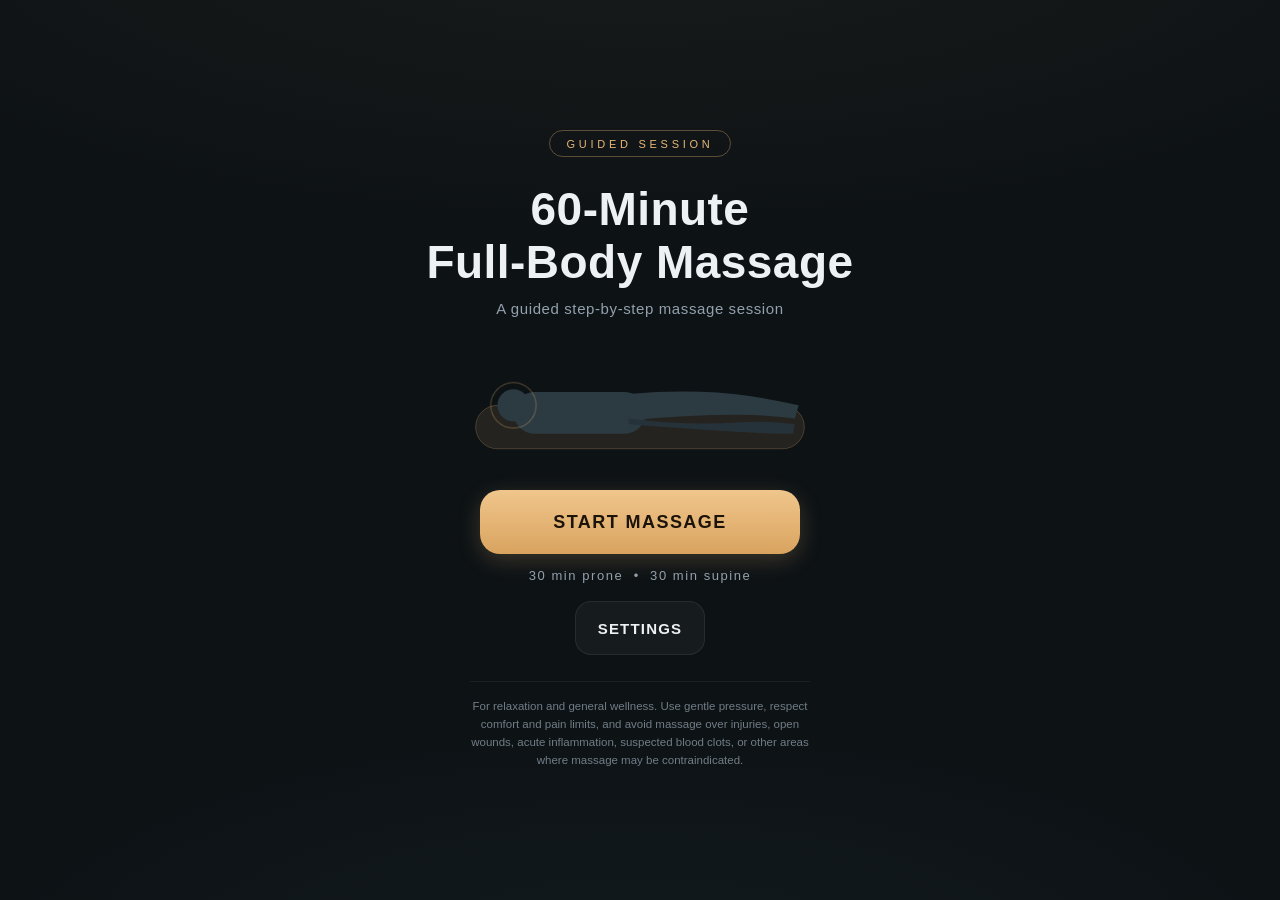
<file: massage/reset.html>
<!doctype html>
<html lang="en">
<head>
<meta charset="utf-8">
<meta name="viewport" content="width=device-width, initial-scale=1">
<title>Updating…</title>
<style>
  html,body{margin:0;height:100%;background:#10141a;color:#e7e3da;
    font-family:system-ui,-apple-system,"Segoe UI",Roboto,sans-serif;
    display:flex;align-items:center;justify-content:center;text-align:center}
  .box{padding:24px;max-width:320px}
  h1{font-size:19px;font-weight:600;margin:0 0 10px;letter-spacing:.02em}
  p{font-size:14px;line-height:1.5;color:#b9b2a4;margin:0}
  .spin{width:34px;height:34px;border:3px solid #2a2f38;border-top-color:#e8b878;
    border-radius:50%;margin:0 auto 18px;animation:sp 1s linear infinite}
  @keyframes sp{to{transform:rotate(360deg)}}
</style>
</head>
<body>
  <div class="box">
    <div class="spin" aria-hidden="true"></div>
    <h1>Updating the app…</h1>
    <p>This removes the old cached copy and loads the latest version. You'll be redirected automatically.</p>
  </div>
<script>
(function(){
  var redirected = false;
  function go(){
    if(redirected) return;
    redirected = true;
    location.replace('./index.html');
  }
  var swDone = Promise.resolve();
  if('serviceWorker' in navigator){
    swDone = navigator.serviceWorker.getRegistrations().then(function(regs){
      return Promise.all(regs.map(function(r){ return r.unregister(); }));
    }).catch(function(){});
  }
  var cacheDone = ('caches' in window)
    ? caches.keys().then(function(keys){
        return Promise.all(keys.map(function(k){ return caches.delete(k); }));
      }).then(function(){
        try { localStorage.setItem('swv','4'); } catch(e){}
      }).catch(function(){})
    : Promise.resolve();
  Promise.all([swDone, cacheDone]).then(go);
  setTimeout(go, 2500); // safety fallback
})();
</script>
</body>
</html>
</file>
<file: massage/style.css>
/* ============ THEME ============ */
:root{
  --bg:#0d1215;
  --bg2:#121a1f;
  --panel:#16212a;
  --panel2:#1c2933;
  --line:rgba(255,255,255,.08);
  --text:#eef1f4;
  --dim:#93a1ad;
  --accent:#e8b878;
  --accent2:#7fc8bd;
  --danger:#eb6e6e;
  --hand:#d9a06b;
  --muscle:#2a3841;
  --muscle2:#232f38;
  --safe:rgba(232,184,120,.16);
  --radius:18px;
  --safe-b:env(safe-area-inset-bottom,0px);
}
*{margin:0;padding:0;box-sizing:border-box;-webkit-tap-highlight-color:transparent}
html,body{height:100%}
body{
  background:var(--bg);
  color:var(--text);
  font-family:-apple-system,BlinkMacSystemFont,"Segoe UI",Roboto,"Helvetica Neue",Arial,sans-serif;
  overflow:hidden;
  -webkit-font-smoothing:antialiased;
}
.hidden{display:none !important}
button{font-family:inherit;cursor:pointer;border:none;background:none;color:inherit}

/* ============ SCREENS ============ */
.screen{
  position:fixed;inset:0;
  display:flex;flex-direction:column;
  background:
    radial-gradient(120% 60% at 50% -10%, rgba(232,184,120,.06), transparent 60%),
    radial-gradient(90% 50% at 50% 110%, rgba(127,200,189,.05), transparent 60%),
    var(--bg);
}

/* ============ START / COMPLETE ============ */
.start-wrap{
  flex:1;display:flex;flex-direction:column;align-items:center;justify-content:center;
  text-align:center;padding:24px 22px calc(24px + var(--safe-b));
  overflow-y:auto;
}
.start-badge{
  font-size:11px;letter-spacing:.34em;color:var(--accent);
  border:1px solid rgba(232,184,120,.35);border-radius:999px;
  padding:7px 16px 6px;margin-bottom:26px;
}
.start-title{
  font-size:clamp(30px,8.5vw,46px);font-weight:700;line-height:1.14;letter-spacing:.01em;
}
.start-sub{margin-top:12px;color:var(--dim);font-size:15px;letter-spacing:.04em}
.start-silhouette{width:min(340px,86vw);margin:26px 0 30px}
.breathe-dot{animation:breathe 4s ease-in-out infinite;transform-box:fill-box;transform-origin:center}
@keyframes breathe{0%,100%{transform:scale(1);opacity:.5}50%{transform:scale(1.25);opacity:.12}}
.start-splits{margin-top:14px;color:var(--dim);font-size:13px;letter-spacing:.12em}
.start-row{display:flex;gap:12px;flex-wrap:wrap;justify-content:center;margin-top:18px}
.safety-notice{
  margin-top:26px;max-width:340px;font-size:11.5px;line-height:1.55;color:var(--dim);
  opacity:.75;border-top:1px solid var(--line);padding-top:16px;
}

/* ============ BUTTONS ============ */
.btn{
  min-height:54px;padding:0 22px;border-radius:16px;
  font-size:15px;font-weight:600;letter-spacing:.08em;
  display:inline-flex;align-items:center;justify-content:center;
  transition:transform .12s ease, background .2s ease, opacity .2s;
  user-select:none;-webkit-user-select:none;
}
.btn:active{transform:scale(.96)}
.btn-primary{
  background:linear-gradient(180deg,#f0c68c,#d9a35f);
  color:#1c130a;
  box-shadow:0 6px 22px rgba(232,184,120,.22);
}
.btn-start{width:min(320px,86vw);min-height:64px;font-size:18px;border-radius:20px}
.btn-ghost{border:1px solid var(--line);background:rgba(255,255,255,.04);color:var(--text)}
.btn-ctrl{flex:1;min-height:64px;background:var(--panel2);border:1px solid var(--line);font-size:14px}
.btn-pause{flex:1.3;min-height:64px;font-size:16px}
.btn-pause.paused{background:linear-gradient(180deg,#8fd9cf,#5fb3a7);color:#0c1a17}
.btn-sub{flex:1;min-height:46px;border-radius:13px;background:rgba(255,255,255,.045);border:1px solid var(--line);font-size:12px;letter-spacing:.06em;color:var(--dim)}
.btn-sub:active{color:var(--text)}

/* ============ SESSION TOP BAR ============ */
.topbar{
  display:grid;grid-template-columns:1fr auto 1fr;align-items:center;
  padding:calc(12px + env(safe-area-inset-top)) 14px 8px;gap:8px;
}
.tb-left{font-size:10.5px;letter-spacing:.14em;color:var(--dim);text-align:left;line-height:1.4}
.tb-timer{
  font-size:clamp(24px,7vw,34px);font-weight:800;font-variant-numeric:tabular-nums;
  letter-spacing:.02em;line-height:1.15;color:var(--accent);
  text-shadow:0 1px 10px rgba(232,184,120,.25);
}
.tb-right{font-size:13px;color:var(--dim);text-align:right;font-variant-numeric:tabular-nums;letter-spacing:.06em}
.seg-track{
  position:relative;height:4px;background:rgba(255,255,255,.08);
  margin:0 14px;border-radius:99px;overflow:hidden;
}
.seg-fill{
  height:100%;width:100%;border-radius:99px;
  background:linear-gradient(90deg,var(--accent),#f4d6a2);
  transition:width .3s linear;
}
.progress-wrap{ margin:7px 14px 2px; }
.progress-track{
  position:relative;height:4px;background:rgba(255,255,255,.08);border-radius:99px;overflow:visible;
}
.progress-fill{
  height:100%;width:0%;border-radius:99px;
  background:linear-gradient(90deg,var(--accent2),var(--accent));
  transition:width .4s linear;
}
.phase-mark{position:absolute;top:-3px;width:2px;height:10px;background:rgba(255,255,255,.35);border-radius:2px}
.dots{ display:flex;flex-wrap:wrap;gap:3px 4px;justify-content:center;margin-top:8px; }
.dot{
  width:6px;height:6px;border-radius:50%;background:rgba(255,255,255,.16);
  transition:background .35s,transform .35s,box-shadow .35s;
}
.dot.done{ background:var(--accent); }
.dot.current{ background:#f4d6a2;transform:scale(1.45);box-shadow:0 0 8px rgba(232,184,120,.7); }

/* ============ DIAGRAM AREA ============ */
.diagram-area{
  flex:1;min-height:0;display:flex;flex-direction:column;align-items:center;justify-content:center;
  padding:4px 12px 0;
}
.diagram-svg{
  width:min(92vw,500px);
  background:linear-gradient(180deg,var(--bg2),rgba(18,26,31,.4));
  border:1px solid var(--line);border-radius:var(--radius);
  padding:8px;
}
.diagram-svg svg{width:100%;height:auto;max-height:min(40vh,380px);display:block}
.diagram-caption{
  margin-top:8px;font-size:11px;letter-spacing:.22em;color:var(--dim);text-transform:uppercase;
  min-height:16px;text-align:center;
}

/* ============ INFO CARD ============ */
.info-card{
  background:linear-gradient(180deg,var(--panel),var(--bg2));
  border-top:1px solid var(--line);
  padding:10px 16px calc(6px + var(--safe-b));
}
.info-region{font-size:10.5px;letter-spacing:.26em;color:var(--accent2);margin-bottom:3px}
.info-title{font-size:clamp(19px,5.5vw,24px);font-weight:700;letter-spacing:.01em}
.info-instr{margin-top:5px;font-size:13px;line-height:1.45;color:var(--dim);max-width:52ch}
.info-grid{
  display:grid;grid-template-columns:1fr 1fr;gap:8px;margin-top:10px;
}
.info-cell{
  background:rgba(255,255,255,.035);border:1px solid var(--line);border-radius:12px;
  padding:8px 10px;display:flex;flex-direction:column;gap:3px;
}
.cell-label{font-size:9px;letter-spacing:.2em;color:var(--dim)}
.cell-value{font-size:13px;font-weight:600;font-variant-numeric:tabular-nums;white-space:nowrap}
.info-next{margin-top:10px;font-size:11.5px;color:var(--dim);letter-spacing:.06em}
.info-next b{color:var(--text);font-weight:600}
.info-safety{
  margin-top:10px;font-size:11.5px;line-height:1.45;color:#e7a6a6;
  background:rgba(235,110,110,.08);border:1px solid rgba(235,110,110,.25);
  border-radius:10px;padding:8px 10px;
}

/* ============ CONTROLS ============ */
.controls{padding:10px 12px calc(12px + var(--safe-b))}
.ctrl-row{display:flex;gap:10px}
.ctrl-row-sub{margin-top:8px}

/* ============ OVERLAYS ============ */
.overlay{
  position:fixed;inset:0;z-index:50;
  background:rgba(8,11,13,.82);
  backdrop-filter:blur(8px);-webkit-backdrop-filter:blur(8px);
  display:flex;align-items:center;justify-content:center;padding:20px;
}
.ov-card{
  width:min(400px,94vw);max-height:92vh;overflow-y:auto;
  background:linear-gradient(180deg,var(--panel2),var(--panel));
  border:1px solid var(--line);border-radius:22px;
  padding:26px 22px calc(22px + var(--safe-b));
  text-align:center;
  display:flex;flex-direction:column;align-items:center;gap:14px;
  box-shadow:0 20px 60px rgba(0,0,0,.5);
}
.ov-kicker{font-size:11px;letter-spacing:.34em;color:var(--accent)}
.ov-text{font-size:14px;line-height:1.6;color:var(--dim);max-width:36ch}
.ov-big{font-size:52px;font-weight:700;font-variant-numeric:tabular-nums}
.ov-big-title{font-size:30px;font-weight:700;letter-spacing:.06em}
.ov-hint{font-size:11px;letter-spacing:.2em;color:var(--dim);opacity:.7;margin-top:8px}
.ov-diagram{width:min(300px,80vw)}
.ov-diagram svg{width:100%;height:auto;display:block}
.overlay-phase{background:rgba(8,11,13,.92)}
.overlay-phase .ov-card{background:transparent;border:none;box-shadow:none}

/* ============ SETTINGS ============ */
.settings-card{text-align:left}
.settings-card .ov-kicker{text-align:center}
.setting-row{
  display:flex;align-items:center;justify-content:space-between;
  width:100%;padding:13px 4px;border-bottom:1px solid var(--line);
  font-size:14.5px;
}
.toggle{
  min-width:64px;min-height:40px;padding:0 14px;border-radius:999px;
  font-size:12px;font-weight:700;letter-spacing:.1em;
  background:rgba(255,255,255,.06);border:1px solid var(--line);color:var(--dim);
}
.toggle.on{background:rgba(232,184,120,.18);border-color:rgba(232,184,120,.5);color:var(--accent)}

/* ============ COMPLETE ============ */
.complete-ring{
  width:84px;height:84px;border-radius:50%;
  border:2px solid rgba(127,200,189,.6);
  display:flex;align-items:center;justify-content:center;
  font-size:34px;color:var(--accent2);
  animation:ringpop 1.2s cubic-bezier(.2,.9,.3,1.4) both;
  margin-bottom:10px;
}
@keyframes ringpop{0%{transform:scale(.4);opacity:0}100%{transform:scale(1);opacity:1}}
.complete-time{font-size:15px;letter-spacing:.3em;color:var(--dim);margin-bottom:14px}
.complete-note{font-size:13px;color:var(--dim);margin-top:14px;max-width:34ch;line-height:1.55}

/* ============ SVG VISUAL LANGUAGE ============ */
.z-body{fill:var(--muscle2);stroke:rgba(255,255,255,.14);stroke-width:1.5}
.z-muscle{fill:var(--muscle);stroke:rgba(255,255,255,.10);stroke-width:1}
.z-hl{fill:var(--safe);stroke:var(--accent);stroke-width:1.5;filter:url(#soft)}
.z-hl-core{fill:rgba(232,184,120,.30);stroke:var(--accent);stroke-width:1.5}
.z-bone{fill:none;stroke:rgba(255,255,255,.4);stroke-width:3;stroke-linecap:round}
.z-nozone{fill:url(#nozone);stroke:rgba(235,110,110,.4);stroke-width:1}
.z-sheet{fill:rgba(232,184,120,.06);stroke:rgba(232,184,120,.2);stroke-width:1}
.z-line{fill:none;stroke:rgba(255,255,255,.18);stroke-width:1.2}
.z-label{fill:var(--dim);font-size:9px;letter-spacing:.14em;font-family:inherit}
.z-badge{fill:var(--accent);font-size:13px;font-weight:700;font-family:inherit}
.z-badge-bg{fill:rgba(232,184,120,.12);stroke:rgba(232,184,120,.4)}

/* hands & arrows */
.h-hand{fill:var(--hand);opacity:.92}
.h-palm{fill:var(--hand);opacity:.85}
.h-thumb{fill:var(--hand)}
.a-arrow{fill:none;stroke:var(--accent);stroke-width:3;stroke-linecap:round}
.a-arrow-soft{fill:none;stroke:rgba(255,255,255,.75);stroke-width:2.5;stroke-linecap:round}
.a-arc{fill:none;stroke:var(--accent);stroke-width:2.5;stroke-linecap:round}
.a-path{fill:none;stroke:var(--accent2);stroke-width:3;stroke-linecap:round}
.a-halo{fill:none;stroke:var(--accent2);stroke-width:2}
.a-dot{fill:var(--hand)}

/* ============ ANIMATIONS ============ */
.anim-stroke{animation:animStroke var(--spd,3.2s) ease-in-out infinite;transform-box:fill-box}
@keyframes animStroke{
  0%{transform:translate(0,0);opacity:0}
  12%{opacity:1}
  82%{opacity:1}
  100%{transform:translate(var(--dx,0),var(--dy,-120px));opacity:0}
}
.anim-press{animation:animPress var(--spd,1.6s) ease-in-out infinite;transform-box:fill-box}
@keyframes animPress{0%,100%{transform:translateY(0)}50%{transform:translateY(9px)}}
.anim-knead{animation:animKnead var(--spd,1.5s) ease-in-out infinite;transform-box:fill-box;transform-origin:center}
@keyframes animKnead{0%,100%{transform:scale(1)}50%{transform:scale(.8)}}
.anim-orbit{animation:animOrbit var(--spd,2.2s) linear infinite;transform-box:fill-box;transform-origin:center}
@keyframes animOrbit{from{transform:rotate(0deg)}to{transform:rotate(360deg)}}
.anim-halo{animation:animHalo var(--spd,2.6s) ease-out infinite;transform-box:fill-box;transform-origin:center}
@keyframes animHalo{0%{transform:scale(.55);opacity:.75}100%{transform:scale(1.7);opacity:0}}
.anim-dash{stroke-dasharray:10 12;animation:animDash 1.4s linear infinite}
@keyframes animDash{to{stroke-dashoffset:-44}}
.anim-feather{animation:animFeather var(--spd,3.6s) ease-in-out infinite;transform-box:fill-box}
@keyframes animFeather{
  0%{transform:translate(0,0);opacity:0}
  15%{opacity:.8}
  80%{opacity:.8}
  100%{transform:translate(var(--dx,0),var(--dy,110px));opacity:0}
}
.anim-breathe{animation:animBreathe 3.4s ease-in-out infinite;transform-box:fill-box;transform-origin:center}
@keyframes animBreathe{0%,100%{transform:scale(1)}50%{transform:scale(1.045)}}
.anim-fadein{animation:fadein .5s ease both}
@keyframes fadein{from{opacity:0;transform:translateY(8px)}to{opacity:1;transform:none}}

/* reduced motion */
body.reduced-motion .anim-stroke,
body.reduced-motion .anim-press,
body.reduced-motion .anim-knead,
body.reduced-motion .anim-orbit,
body.reduced-motion .anim-halo,
body.reduced-motion .anim-dash,
body.reduced-motion .anim-feather,
body.reduced-motion .anim-breathe,
body.reduced-motion .breathe-dot{
  animation:none !important;opacity:.9;
}

/* ============ LANDSCAPE ============ */
@media (orientation:landscape) and (max-height:520px){
  #screen-session{flex-direction:row}
  .topbar{grid-template-columns:auto auto 1fr;width:auto;padding:10px 16px;align-items:center}
  .progress-track{width:180px;margin:0 12px}
  .diagram-area{flex:1.4;padding:8px 8px}
  .diagram-svg{width:100%;max-height:100%}
  .info-card{
    width:300px;max-width:34vw;border-top:none;border-left:1px solid var(--line);
    display:flex;flex-direction:column;overflow-y:auto;padding-bottom:8px;
  }
  .info-grid{grid-template-columns:1fr 1fr}
  .controls{width:210px;max-width:24vw;border-left:1px solid var(--line);padding:10px}
  .ctrl-row{flex-direction:column}
  .ctrl-row-sub{flex-direction:row;flex-wrap:wrap}
  .btn-sub{min-height:40px;font-size:10.5px}
}

/* ============ SMALL PHONES ============ */
@media (max-width:340px){
  .btn-sub{font-size:10.5px;letter-spacing:.03em}
  .tb-left{font-size:9px}
}
</file>
